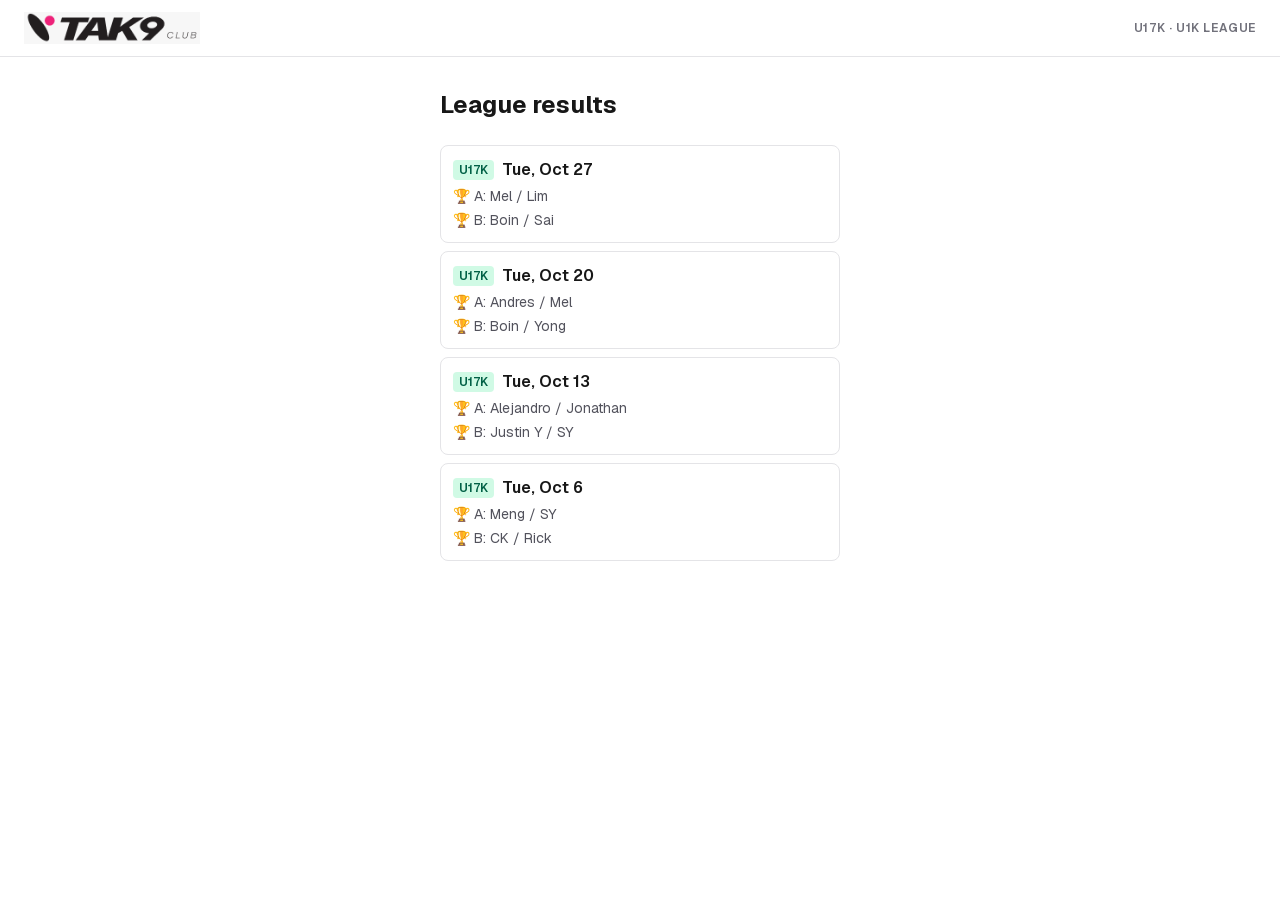
<file: index.html>
<!DOCTYPE html><html lang="en" class="geist_a71539c9-module__T19VSG__variable geist_mono_8d43a2aa-module__8Li5zG__variable h-full antialiased"><head><meta name="robots" content="noindex, nofollow"><meta charSet="utf-8"/><meta name="viewport" content="width=device-width, initial-scale=1, viewport-fit=cover"/><link rel="preload" href="assets/tak9-logo.png" as="image"/><link rel="stylesheet" href="assets/chunks/2o_7y4zpvq52r.css" data-precedence="next"/><meta name="theme-color" content="#ffffff" media="(prefers-color-scheme: light)"/><meta name="theme-color" content="#18181b" media="(prefers-color-scheme: dark)"/><title>League results</title><meta name="description" content="TAK9 club members, payments, lessons, and the U17K / U1K league."/><link rel="manifest" /><meta name="mobile-web-app-capable" content="yes"/><meta name="apple-mobile-web-app-title" content="TAK9"/><meta name="apple-mobile-web-app-status-bar-style" content="default"/><link rel="icon"  sizes="256x256" type="image/x-icon"/><link rel="apple-touch-icon"  sizes="180x180" type="image/png"/><meta name="next-size-adjust" content=""/></head><body class="min-h-full flex flex-col bg-white text-zinc-900 dark:bg-zinc-950 dark:text-zinc-100"><div hidden=""><!--$--><!--/$--></div><header class="border-b border-zinc-200 bg-white px-4 py-3 sm:px-6 dark:border-zinc-800 dark:bg-zinc-900 "><div class="mx-auto flex max-w-7xl flex-wrap items-center justify-between gap-x-4 gap-y-2"><img src="assets/tak9-logo.png" alt="TAK9 CLUB Logo" class="h-8 w-auto object-contain dark:rounded dark:bg-white dark:px-2 dark:py-0.5"/><span class="text-xs font-semibold tracking-wider text-zinc-500 dark:text-zinc-400">U17K · U1K LEAGUE</span></div></header><main class="flex flex-1 flex-col"><div class="mx-auto flex w-full max-w-md flex-col gap-6 px-4 py-8 sm:px-6"><h1 class="text-2xl font-bold">League results</h1><ul class="flex flex-col gap-2"><li><a data-slug="2026-10-27-u17k" class="flex flex-col gap-1 rounded-lg border border-zinc-200 p-3 hover:bg-zinc-50 dark:border-zinc-800 dark:hover:bg-zinc-900" href="2026-10-27-u17k/"><div class="flex items-center gap-2"><span class="rounded px-1.5 py-0.5 text-xs font-semibold bg-emerald-100 text-emerald-800 dark:bg-emerald-950 dark:text-emerald-300">U17K</span><span class="font-semibold">Tue, Oct 27</span></div><div class="text-sm text-zinc-600 dark:text-zinc-400">🏆 <!-- -->A<!-- -->: <!-- -->Mel / Lim</div><div class="text-sm text-zinc-600 dark:text-zinc-400">🏆 <!-- -->B<!-- -->: <!-- -->Boin / Sai</div></a></li><li><a data-slug="2026-10-20-u17k" class="flex flex-col gap-1 rounded-lg border border-zinc-200 p-3 hover:bg-zinc-50 dark:border-zinc-800 dark:hover:bg-zinc-900" href="2026-10-20-u17k/"><div class="flex items-center gap-2"><span class="rounded px-1.5 py-0.5 text-xs font-semibold bg-emerald-100 text-emerald-800 dark:bg-emerald-950 dark:text-emerald-300">U17K</span><span class="font-semibold">Tue, Oct 20</span></div><div class="text-sm text-zinc-600 dark:text-zinc-400">🏆 <!-- -->A<!-- -->: <!-- -->Andres / Mel</div><div class="text-sm text-zinc-600 dark:text-zinc-400">🏆 <!-- -->B<!-- -->: <!-- -->Boin / Yong</div></a></li><li><a data-slug="2026-10-13-u17k" class="flex flex-col gap-1 rounded-lg border border-zinc-200 p-3 hover:bg-zinc-50 dark:border-zinc-800 dark:hover:bg-zinc-900" href="2026-10-13-u17k/"><div class="flex items-center gap-2"><span class="rounded px-1.5 py-0.5 text-xs font-semibold bg-emerald-100 text-emerald-800 dark:bg-emerald-950 dark:text-emerald-300">U17K</span><span class="font-semibold">Tue, Oct 13</span></div><div class="text-sm text-zinc-600 dark:text-zinc-400">🏆 <!-- -->A<!-- -->: <!-- -->Alejandro / Jonathan</div><div class="text-sm text-zinc-600 dark:text-zinc-400">🏆 <!-- -->B<!-- -->: <!-- -->Justin Y / SY</div></a></li><li><a data-slug="2026-10-06-u17k" class="flex flex-col gap-1 rounded-lg border border-zinc-200 p-3 hover:bg-zinc-50 dark:border-zinc-800 dark:hover:bg-zinc-900" href="2026-10-06-u17k/"><div class="flex items-center gap-2"><span class="rounded px-1.5 py-0.5 text-xs font-semibold bg-emerald-100 text-emerald-800 dark:bg-emerald-950 dark:text-emerald-300">U17K</span><span class="font-semibold">Tue, Oct 6</span></div><div class="text-sm text-zinc-600 dark:text-zinc-400">🏆 <!-- -->A<!-- -->: <!-- -->Meng / SY</div><div class="text-sm text-zinc-600 dark:text-zinc-400">🏆 <!-- -->B<!-- -->: <!-- -->CK / Rick</div></a></li></ul></div><!--$--><!--/$--></main></body></html>
</file>
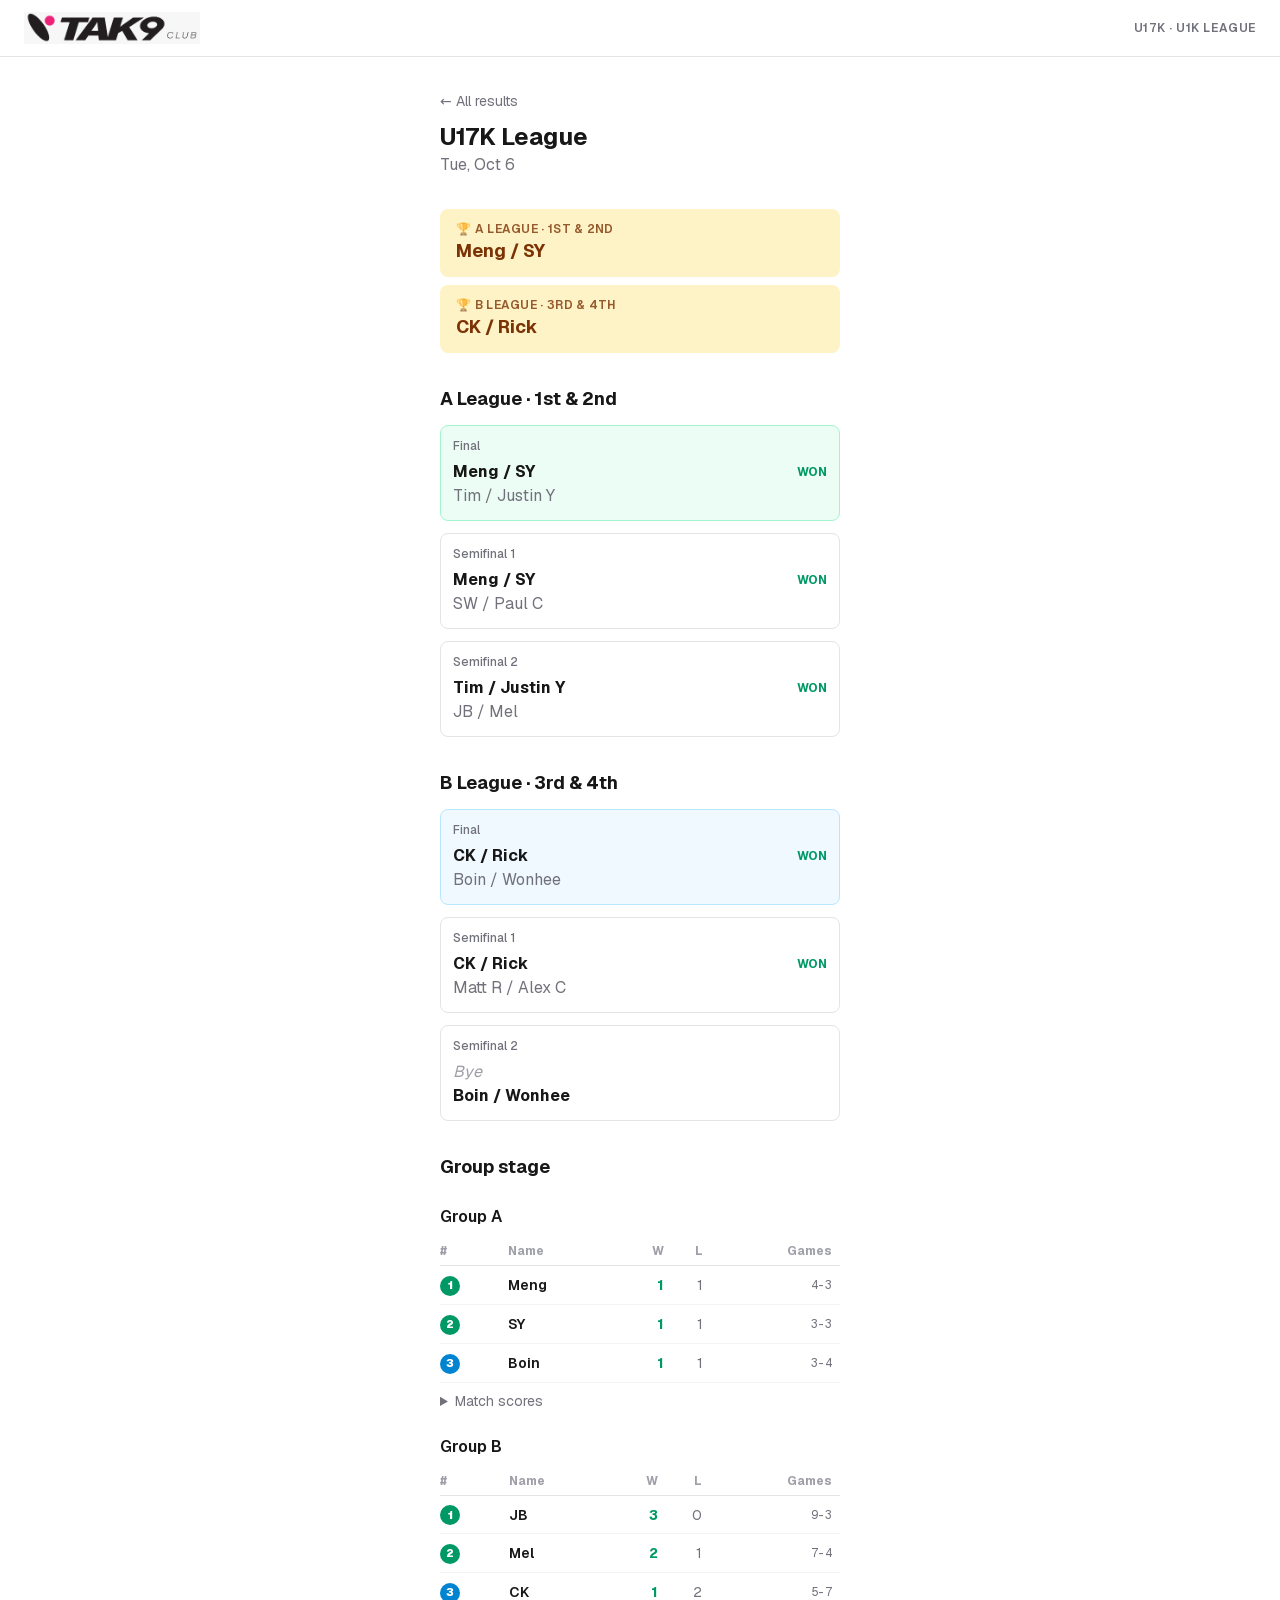
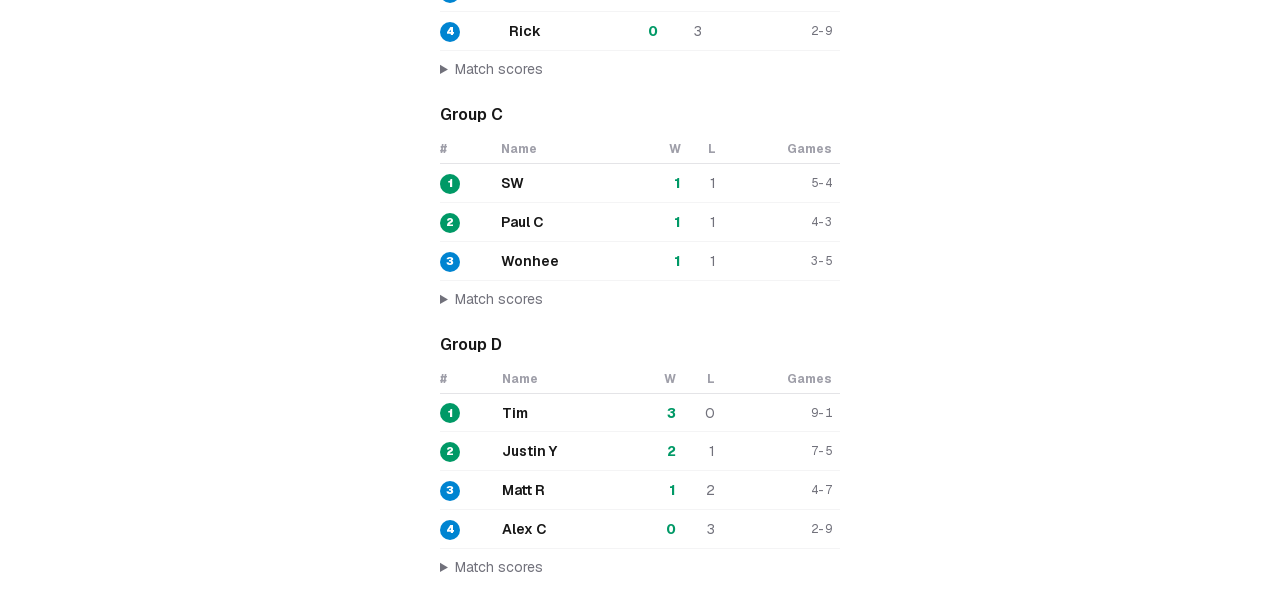
<file: 2026-10-06-u17k/index.html>
<!DOCTYPE html><html lang="en" class="geist_a71539c9-module__T19VSG__variable geist_mono_8d43a2aa-module__8Li5zG__variable h-full antialiased"><head><meta name="robots" content="noindex, nofollow"><meta charSet="utf-8"/><meta name="viewport" content="width=device-width, initial-scale=1, viewport-fit=cover"/><link rel="preload" href="../assets/tak9-logo.png" as="image"/><link rel="stylesheet" href="../assets/chunks/2o_7y4zpvq52r.css" data-precedence="next"/><meta name="theme-color" content="#ffffff" media="(prefers-color-scheme: light)"/><meta name="theme-color" content="#18181b" media="(prefers-color-scheme: dark)"/><title>U17K results · Tue, Oct 6</title><meta name="description" content="TAK9 club members, payments, lessons, and the U17K / U1K league."/><link rel="manifest" /><meta name="mobile-web-app-capable" content="yes"/><meta name="apple-mobile-web-app-title" content="TAK9"/><meta name="apple-mobile-web-app-status-bar-style" content="default"/><link rel="icon"  sizes="256x256" type="image/x-icon"/><link rel="apple-touch-icon"  sizes="180x180" type="image/png"/><meta name="next-size-adjust" content=""/></head><body class="min-h-full flex flex-col bg-white text-zinc-900 dark:bg-zinc-950 dark:text-zinc-100"><div hidden=""><!--$--><!--/$--></div><header class="border-b border-zinc-200 bg-white px-4 py-3 sm:px-6 dark:border-zinc-800 dark:bg-zinc-900 "><div class="mx-auto flex max-w-7xl flex-wrap items-center justify-between gap-x-4 gap-y-2"><img src="../assets/tak9-logo.png" alt="TAK9 CLUB Logo" class="h-8 w-auto object-contain dark:rounded dark:bg-white dark:px-2 dark:py-0.5"/><span class="text-xs font-semibold tracking-wider text-zinc-500 dark:text-zinc-400">U17K · U1K LEAGUE</span></div></header><main class="flex flex-1 flex-col"><div class="mx-auto flex w-full max-w-md flex-col gap-8 px-4 py-8 sm:px-6"><div><a class="text-sm text-zinc-500 hover:text-zinc-900 dark:hover:text-zinc-200" href="../">← All results</a><h1 class="mt-2 text-2xl font-bold">U17K<!-- --> League</h1><p class="text-zinc-500">Tue, Oct 6</p></div><section class="flex flex-col gap-2"><div class="rounded-lg bg-amber-100 px-4 py-3 text-amber-900 dark:bg-amber-900/30 dark:text-amber-200"><div class="text-xs font-semibold tracking-wide uppercase opacity-80">🏆 <!-- -->A League · 1st &amp; 2nd</div><div class="text-lg font-bold">Meng / SY</div></div><div class="rounded-lg bg-amber-100 px-4 py-3 text-amber-900 dark:bg-amber-900/30 dark:text-amber-200"><div class="text-xs font-semibold tracking-wide uppercase opacity-80">🏆 <!-- -->B League · 3rd &amp; 4th</div><div class="text-lg font-bold">CK / Rick</div></div></section><section class="flex flex-col gap-3"><h2 class="text-lg font-bold">A League · 1st &amp; 2nd</h2><div class="rounded-lg border p-3 border-emerald-200 bg-emerald-50 dark:border-emerald-900 dark:bg-emerald-950/40"><div class="mb-1.5 text-xs font-medium text-zinc-500">Final</div><div class="flex items-center justify-between gap-3"><span class="font-bold">Meng / SY</span><span class="text-xs font-bold text-emerald-600 uppercase dark:text-emerald-400">Won</span></div><div class="flex items-center justify-between gap-3"><span class="text-zinc-500">Tim / Justin Y</span></div></div><div class="rounded-lg border p-3 border-zinc-200 dark:border-zinc-800"><div class="mb-1.5 text-xs font-medium text-zinc-500">Semifinal 1</div><div class="flex items-center justify-between gap-3"><span class="font-bold">Meng / SY</span><span class="text-xs font-bold text-emerald-600 uppercase dark:text-emerald-400">Won</span></div><div class="flex items-center justify-between gap-3"><span class="text-zinc-500">SW / Paul C</span></div></div><div class="rounded-lg border p-3 border-zinc-200 dark:border-zinc-800"><div class="mb-1.5 text-xs font-medium text-zinc-500">Semifinal 2</div><div class="flex items-center justify-between gap-3"><span class="font-bold">Tim / Justin Y</span><span class="text-xs font-bold text-emerald-600 uppercase dark:text-emerald-400">Won</span></div><div class="flex items-center justify-between gap-3"><span class="text-zinc-500">JB / Mel</span></div></div></section><section class="flex flex-col gap-3"><h2 class="text-lg font-bold">B League · 3rd &amp; 4th</h2><div class="rounded-lg border p-3 border-sky-200 bg-sky-50 dark:border-sky-900 dark:bg-sky-950/40"><div class="mb-1.5 text-xs font-medium text-zinc-500">Final</div><div class="flex items-center justify-between gap-3"><span class="font-bold">CK / Rick</span><span class="text-xs font-bold text-emerald-600 uppercase dark:text-emerald-400">Won</span></div><div class="flex items-center justify-between gap-3"><span class="text-zinc-500">Boin / Wonhee</span></div></div><div class="rounded-lg border p-3 border-zinc-200 dark:border-zinc-800"><div class="mb-1.5 text-xs font-medium text-zinc-500">Semifinal 1</div><div class="flex items-center justify-between gap-3"><span class="font-bold">CK / Rick</span><span class="text-xs font-bold text-emerald-600 uppercase dark:text-emerald-400">Won</span></div><div class="flex items-center justify-between gap-3"><span class="text-zinc-500">Matt R / Alex C</span></div></div><div class="rounded-lg border p-3 border-zinc-200 dark:border-zinc-800"><div class="mb-1.5 text-xs font-medium text-zinc-500">Semifinal 2</div><div class="flex items-center justify-between gap-3"><span class="text-zinc-400 italic">Bye</span></div><div class="flex items-center justify-between gap-3"><span class="font-bold">Boin / Wonhee</span></div></div></section><section class="flex flex-col gap-6"><h2 class="text-lg font-bold">Group stage</h2><div class="flex flex-col gap-2"><h3 class="font-semibold">Group <!-- -->A</h3><table class="w-full text-sm"><thead><tr class="border-b border-zinc-200 text-left text-xs font-bold text-zinc-400 dark:border-zinc-800"><th class="py-1.5 pr-2">#</th><th class="py-1.5 pr-2">Name</th><th class="py-1.5 pr-2 text-right">W</th><th class="py-1.5 pr-2 text-right">L</th><th class="py-1.5 pr-2 text-right">Games</th></tr></thead><tbody><tr class="border-b border-zinc-100 dark:border-zinc-900"><td class="py-2 pr-2 font-bold"><span class="inline-flex h-5 w-5 items-center justify-center rounded-full text-[11px] bg-emerald-600 text-white font-black">1</span></td><td class="py-2 pr-2 font-semibold">Meng</td><td class="py-2 pr-2 text-right font-bold text-emerald-600 dark:text-emerald-400">1</td><td class="py-2 pr-2 text-right text-zinc-500">1</td><td class="py-2 pr-2 text-right text-zinc-500 font-mono text-xs">4<!-- -->-<!-- -->3</td></tr><tr class="border-b border-zinc-100 dark:border-zinc-900"><td class="py-2 pr-2 font-bold"><span class="inline-flex h-5 w-5 items-center justify-center rounded-full text-[11px] bg-emerald-600 text-white font-black">2</span></td><td class="py-2 pr-2 font-semibold">SY</td><td class="py-2 pr-2 text-right font-bold text-emerald-600 dark:text-emerald-400">1</td><td class="py-2 pr-2 text-right text-zinc-500">1</td><td class="py-2 pr-2 text-right text-zinc-500 font-mono text-xs">3<!-- -->-<!-- -->3</td></tr><tr class="border-b border-zinc-100 dark:border-zinc-900"><td class="py-2 pr-2 font-bold"><span class="inline-flex h-5 w-5 items-center justify-center rounded-full text-[11px] bg-sky-600 text-white font-black">3</span></td><td class="py-2 pr-2 font-semibold">Boin</td><td class="py-2 pr-2 text-right font-bold text-emerald-600 dark:text-emerald-400">1</td><td class="py-2 pr-2 text-right text-zinc-500">1</td><td class="py-2 pr-2 text-right text-zinc-500 font-mono text-xs">3<!-- -->-<!-- -->4</td></tr></tbody></table><details class="text-sm"><summary class="cursor-pointer text-zinc-500">Match scores</summary><ul class="mt-2 flex flex-col gap-1"><li class="grid grid-cols-[1fr_auto_1fr] items-center gap-3"><span class="font-semibold">Meng</span><span class="font-mono text-xs text-zinc-500">3-0</span><span class="text-right text-zinc-500">SY</span></li><li class="grid grid-cols-[1fr_auto_1fr] items-center gap-3"><span class="text-zinc-500">Meng</span><span class="font-mono text-xs text-zinc-500">1-3</span><span class="text-right font-semibold">Boin</span></li><li class="grid grid-cols-[1fr_auto_1fr] items-center gap-3"><span class="font-semibold">SY</span><span class="font-mono text-xs text-zinc-500">3-0</span><span class="text-right text-zinc-500">Boin</span></li></ul></details></div><div class="flex flex-col gap-2"><h3 class="font-semibold">Group <!-- -->B</h3><table class="w-full text-sm"><thead><tr class="border-b border-zinc-200 text-left text-xs font-bold text-zinc-400 dark:border-zinc-800"><th class="py-1.5 pr-2">#</th><th class="py-1.5 pr-2">Name</th><th class="py-1.5 pr-2 text-right">W</th><th class="py-1.5 pr-2 text-right">L</th><th class="py-1.5 pr-2 text-right">Games</th></tr></thead><tbody><tr class="border-b border-zinc-100 dark:border-zinc-900"><td class="py-2 pr-2 font-bold"><span class="inline-flex h-5 w-5 items-center justify-center rounded-full text-[11px] bg-emerald-600 text-white font-black">1</span></td><td class="py-2 pr-2 font-semibold">JB</td><td class="py-2 pr-2 text-right font-bold text-emerald-600 dark:text-emerald-400">3</td><td class="py-2 pr-2 text-right text-zinc-500">0</td><td class="py-2 pr-2 text-right text-zinc-500 font-mono text-xs">9<!-- -->-<!-- -->3</td></tr><tr class="border-b border-zinc-100 dark:border-zinc-900"><td class="py-2 pr-2 font-bold"><span class="inline-flex h-5 w-5 items-center justify-center rounded-full text-[11px] bg-emerald-600 text-white font-black">2</span></td><td class="py-2 pr-2 font-semibold">Mel</td><td class="py-2 pr-2 text-right font-bold text-emerald-600 dark:text-emerald-400">2</td><td class="py-2 pr-2 text-right text-zinc-500">1</td><td class="py-2 pr-2 text-right text-zinc-500 font-mono text-xs">7<!-- -->-<!-- -->4</td></tr><tr class="border-b border-zinc-100 dark:border-zinc-900"><td class="py-2 pr-2 font-bold"><span class="inline-flex h-5 w-5 items-center justify-center rounded-full text-[11px] bg-sky-600 text-white font-black">3</span></td><td class="py-2 pr-2 font-semibold">CK</td><td class="py-2 pr-2 text-right font-bold text-emerald-600 dark:text-emerald-400">1</td><td class="py-2 pr-2 text-right text-zinc-500">2</td><td class="py-2 pr-2 text-right text-zinc-500 font-mono text-xs">5<!-- -->-<!-- -->7</td></tr><tr class="border-b border-zinc-100 dark:border-zinc-900"><td class="py-2 pr-2 font-bold"><span class="inline-flex h-5 w-5 items-center justify-center rounded-full text-[11px] bg-sky-600 text-white font-black">4</span></td><td class="py-2 pr-2 font-semibold">Rick</td><td class="py-2 pr-2 text-right font-bold text-emerald-600 dark:text-emerald-400">0</td><td class="py-2 pr-2 text-right text-zinc-500">3</td><td class="py-2 pr-2 text-right text-zinc-500 font-mono text-xs">2<!-- -->-<!-- -->9</td></tr></tbody></table><details class="text-sm"><summary class="cursor-pointer text-zinc-500">Match scores</summary><ul class="mt-2 flex flex-col gap-1"><li class="grid grid-cols-[1fr_auto_1fr] items-center gap-3"><span class="font-semibold">Mel</span><span class="font-mono text-xs text-zinc-500">3-1</span><span class="text-right text-zinc-500">CK</span></li><li class="grid grid-cols-[1fr_auto_1fr] items-center gap-3"><span class="text-zinc-500">Rick</span><span class="font-mono text-xs text-zinc-500">1-3</span><span class="text-right font-semibold">JB</span></li><li class="grid grid-cols-[1fr_auto_1fr] items-center gap-3"><span class="font-semibold">Mel</span><span class="font-mono text-xs text-zinc-500">3-0</span><span class="text-right text-zinc-500">Rick</span></li><li class="grid grid-cols-[1fr_auto_1fr] items-center gap-3"><span class="text-zinc-500">CK</span><span class="font-mono text-xs text-zinc-500">1-3</span><span class="text-right font-semibold">JB</span></li><li class="grid grid-cols-[1fr_auto_1fr] items-center gap-3"><span class="text-zinc-500">Mel</span><span class="font-mono text-xs text-zinc-500">1-3</span><span class="text-right font-semibold">JB</span></li><li class="grid grid-cols-[1fr_auto_1fr] items-center gap-3"><span class="font-semibold">CK</span><span class="font-mono text-xs text-zinc-500">3-1</span><span class="text-right text-zinc-500">Rick</span></li></ul></details></div><div class="flex flex-col gap-2"><h3 class="font-semibold">Group <!-- -->C</h3><table class="w-full text-sm"><thead><tr class="border-b border-zinc-200 text-left text-xs font-bold text-zinc-400 dark:border-zinc-800"><th class="py-1.5 pr-2">#</th><th class="py-1.5 pr-2">Name</th><th class="py-1.5 pr-2 text-right">W</th><th class="py-1.5 pr-2 text-right">L</th><th class="py-1.5 pr-2 text-right">Games</th></tr></thead><tbody><tr class="border-b border-zinc-100 dark:border-zinc-900"><td class="py-2 pr-2 font-bold"><span class="inline-flex h-5 w-5 items-center justify-center rounded-full text-[11px] bg-emerald-600 text-white font-black">1</span></td><td class="py-2 pr-2 font-semibold">SW</td><td class="py-2 pr-2 text-right font-bold text-emerald-600 dark:text-emerald-400">1</td><td class="py-2 pr-2 text-right text-zinc-500">1</td><td class="py-2 pr-2 text-right text-zinc-500 font-mono text-xs">5<!-- -->-<!-- -->4</td></tr><tr class="border-b border-zinc-100 dark:border-zinc-900"><td class="py-2 pr-2 font-bold"><span class="inline-flex h-5 w-5 items-center justify-center rounded-full text-[11px] bg-emerald-600 text-white font-black">2</span></td><td class="py-2 pr-2 font-semibold">Paul C</td><td class="py-2 pr-2 text-right font-bold text-emerald-600 dark:text-emerald-400">1</td><td class="py-2 pr-2 text-right text-zinc-500">1</td><td class="py-2 pr-2 text-right text-zinc-500 font-mono text-xs">4<!-- -->-<!-- -->3</td></tr><tr class="border-b border-zinc-100 dark:border-zinc-900"><td class="py-2 pr-2 font-bold"><span class="inline-flex h-5 w-5 items-center justify-center rounded-full text-[11px] bg-sky-600 text-white font-black">3</span></td><td class="py-2 pr-2 font-semibold">Wonhee</td><td class="py-2 pr-2 text-right font-bold text-emerald-600 dark:text-emerald-400">1</td><td class="py-2 pr-2 text-right text-zinc-500">1</td><td class="py-2 pr-2 text-right text-zinc-500 font-mono text-xs">3<!-- -->-<!-- -->5</td></tr></tbody></table><details class="text-sm"><summary class="cursor-pointer text-zinc-500">Match scores</summary><ul class="mt-2 flex flex-col gap-1"><li class="grid grid-cols-[1fr_auto_1fr] items-center gap-3"><span class="text-zinc-500">Paul C</span><span class="font-mono text-xs text-zinc-500">1-3</span><span class="text-right font-semibold">SW</span></li><li class="grid grid-cols-[1fr_auto_1fr] items-center gap-3"><span class="font-semibold">Paul C</span><span class="font-mono text-xs text-zinc-500">3-0</span><span class="text-right text-zinc-500">Wonhee</span></li><li class="grid grid-cols-[1fr_auto_1fr] items-center gap-3"><span class="text-zinc-500">SW</span><span class="font-mono text-xs text-zinc-500">2-3</span><span class="text-right font-semibold">Wonhee</span></li></ul></details></div><div class="flex flex-col gap-2"><h3 class="font-semibold">Group <!-- -->D</h3><table class="w-full text-sm"><thead><tr class="border-b border-zinc-200 text-left text-xs font-bold text-zinc-400 dark:border-zinc-800"><th class="py-1.5 pr-2">#</th><th class="py-1.5 pr-2">Name</th><th class="py-1.5 pr-2 text-right">W</th><th class="py-1.5 pr-2 text-right">L</th><th class="py-1.5 pr-2 text-right">Games</th></tr></thead><tbody><tr class="border-b border-zinc-100 dark:border-zinc-900"><td class="py-2 pr-2 font-bold"><span class="inline-flex h-5 w-5 items-center justify-center rounded-full text-[11px] bg-emerald-600 text-white font-black">1</span></td><td class="py-2 pr-2 font-semibold">Tim</td><td class="py-2 pr-2 text-right font-bold text-emerald-600 dark:text-emerald-400">3</td><td class="py-2 pr-2 text-right text-zinc-500">0</td><td class="py-2 pr-2 text-right text-zinc-500 font-mono text-xs">9<!-- -->-<!-- -->1</td></tr><tr class="border-b border-zinc-100 dark:border-zinc-900"><td class="py-2 pr-2 font-bold"><span class="inline-flex h-5 w-5 items-center justify-center rounded-full text-[11px] bg-emerald-600 text-white font-black">2</span></td><td class="py-2 pr-2 font-semibold">Justin Y</td><td class="py-2 pr-2 text-right font-bold text-emerald-600 dark:text-emerald-400">2</td><td class="py-2 pr-2 text-right text-zinc-500">1</td><td class="py-2 pr-2 text-right text-zinc-500 font-mono text-xs">7<!-- -->-<!-- -->5</td></tr><tr class="border-b border-zinc-100 dark:border-zinc-900"><td class="py-2 pr-2 font-bold"><span class="inline-flex h-5 w-5 items-center justify-center rounded-full text-[11px] bg-sky-600 text-white font-black">3</span></td><td class="py-2 pr-2 font-semibold">Matt R</td><td class="py-2 pr-2 text-right font-bold text-emerald-600 dark:text-emerald-400">1</td><td class="py-2 pr-2 text-right text-zinc-500">2</td><td class="py-2 pr-2 text-right text-zinc-500 font-mono text-xs">4<!-- -->-<!-- -->7</td></tr><tr class="border-b border-zinc-100 dark:border-zinc-900"><td class="py-2 pr-2 font-bold"><span class="inline-flex h-5 w-5 items-center justify-center rounded-full text-[11px] bg-sky-600 text-white font-black">4</span></td><td class="py-2 pr-2 font-semibold">Alex C</td><td class="py-2 pr-2 text-right font-bold text-emerald-600 dark:text-emerald-400">0</td><td class="py-2 pr-2 text-right text-zinc-500">3</td><td class="py-2 pr-2 text-right text-zinc-500 font-mono text-xs">2<!-- -->-<!-- -->9</td></tr></tbody></table><details class="text-sm"><summary class="cursor-pointer text-zinc-500">Match scores</summary><ul class="mt-2 flex flex-col gap-1"><li class="grid grid-cols-[1fr_auto_1fr] items-center gap-3"><span class="font-semibold">Tim</span><span class="font-mono text-xs text-zinc-500">3-0</span><span class="text-right text-zinc-500">Matt R</span></li><li class="grid grid-cols-[1fr_auto_1fr] items-center gap-3"><span class="font-semibold">Justin Y</span><span class="font-mono text-xs text-zinc-500">3-1</span><span class="text-right text-zinc-500">Alex C</span></li><li class="grid grid-cols-[1fr_auto_1fr] items-center gap-3"><span class="font-semibold">Tim</span><span class="font-mono text-xs text-zinc-500">3-1</span><span class="text-right text-zinc-500">Justin Y</span></li><li class="grid grid-cols-[1fr_auto_1fr] items-center gap-3"><span class="font-semibold">Matt R</span><span class="font-mono text-xs text-zinc-500">3-1</span><span class="text-right text-zinc-500">Alex C</span></li><li class="grid grid-cols-[1fr_auto_1fr] items-center gap-3"><span class="font-semibold">Tim</span><span class="font-mono text-xs text-zinc-500">3-0</span><span class="text-right text-zinc-500">Alex C</span></li><li class="grid grid-cols-[1fr_auto_1fr] items-center gap-3"><span class="text-zinc-500">Matt R</span><span class="font-mono text-xs text-zinc-500">1-3</span><span class="text-right font-semibold">Justin Y</span></li></ul></details></div></section></div><!--$--><!--/$--></main></body></html>
</file>
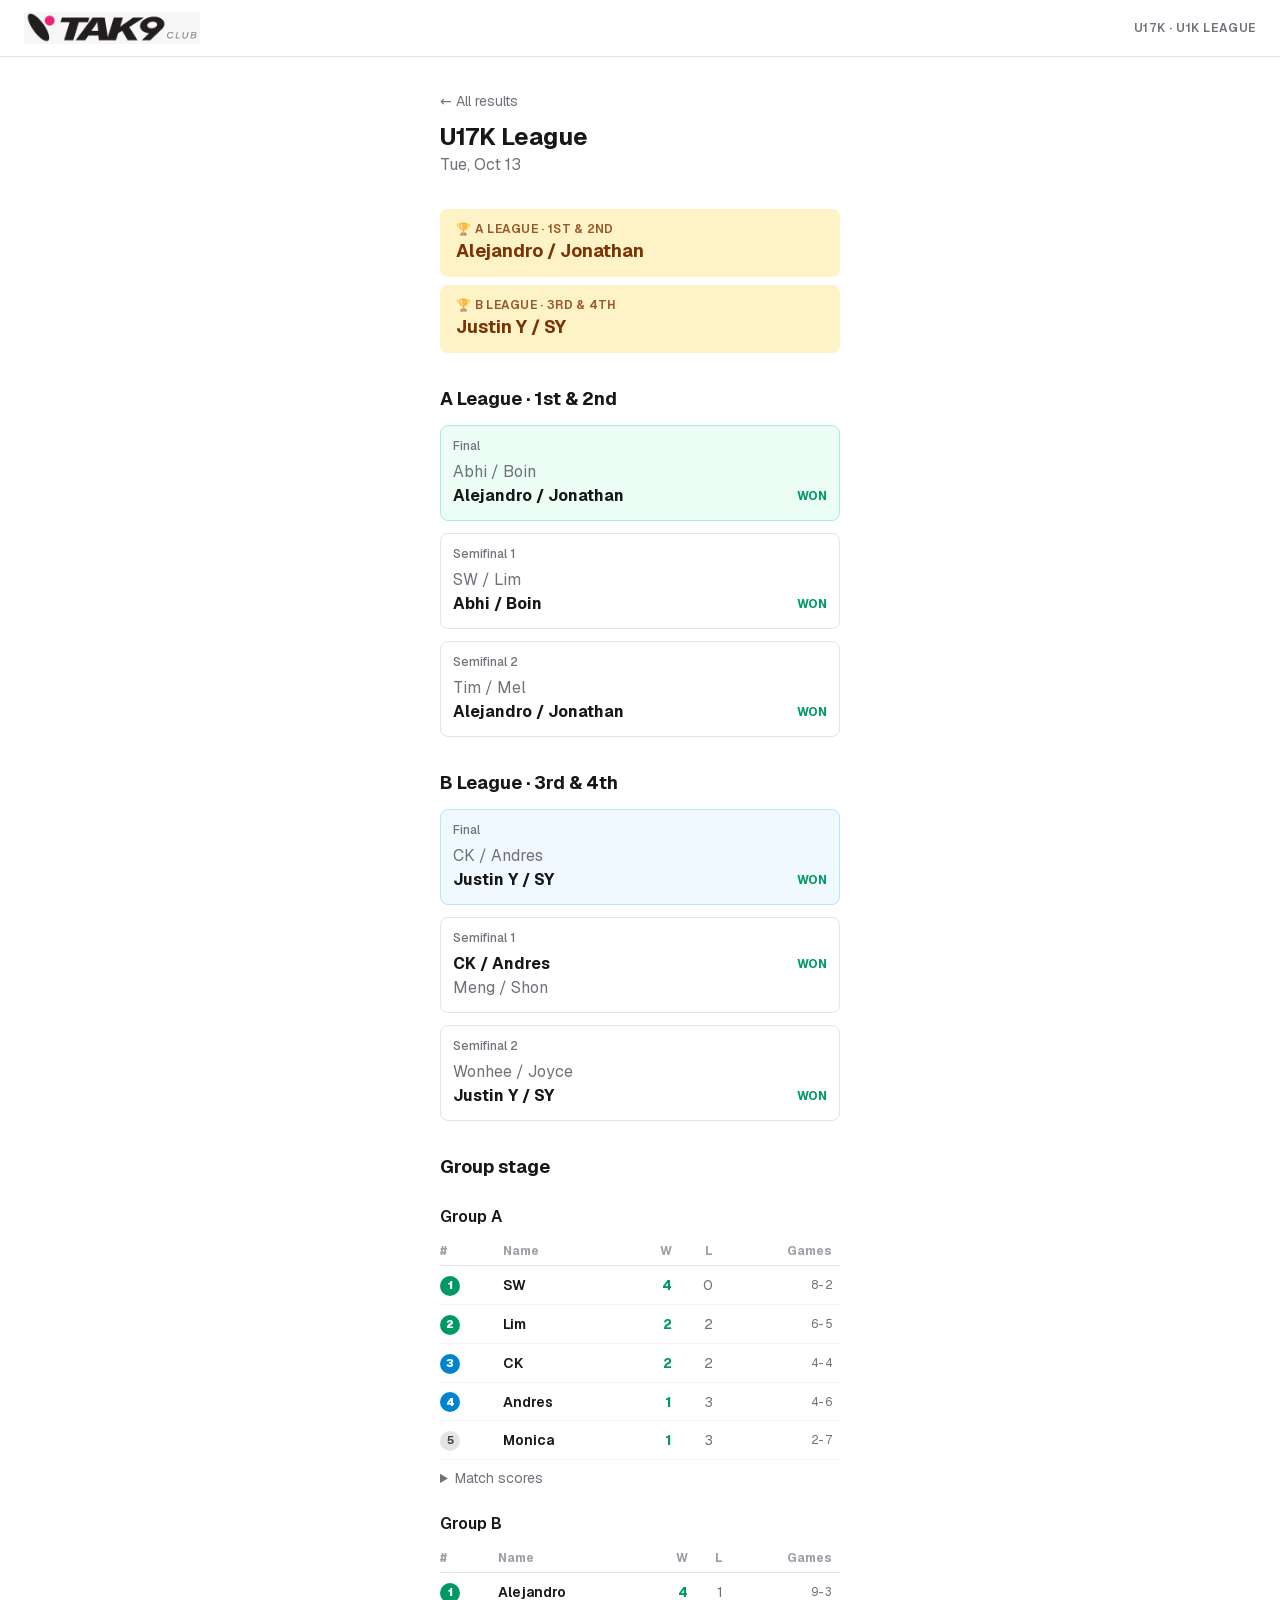
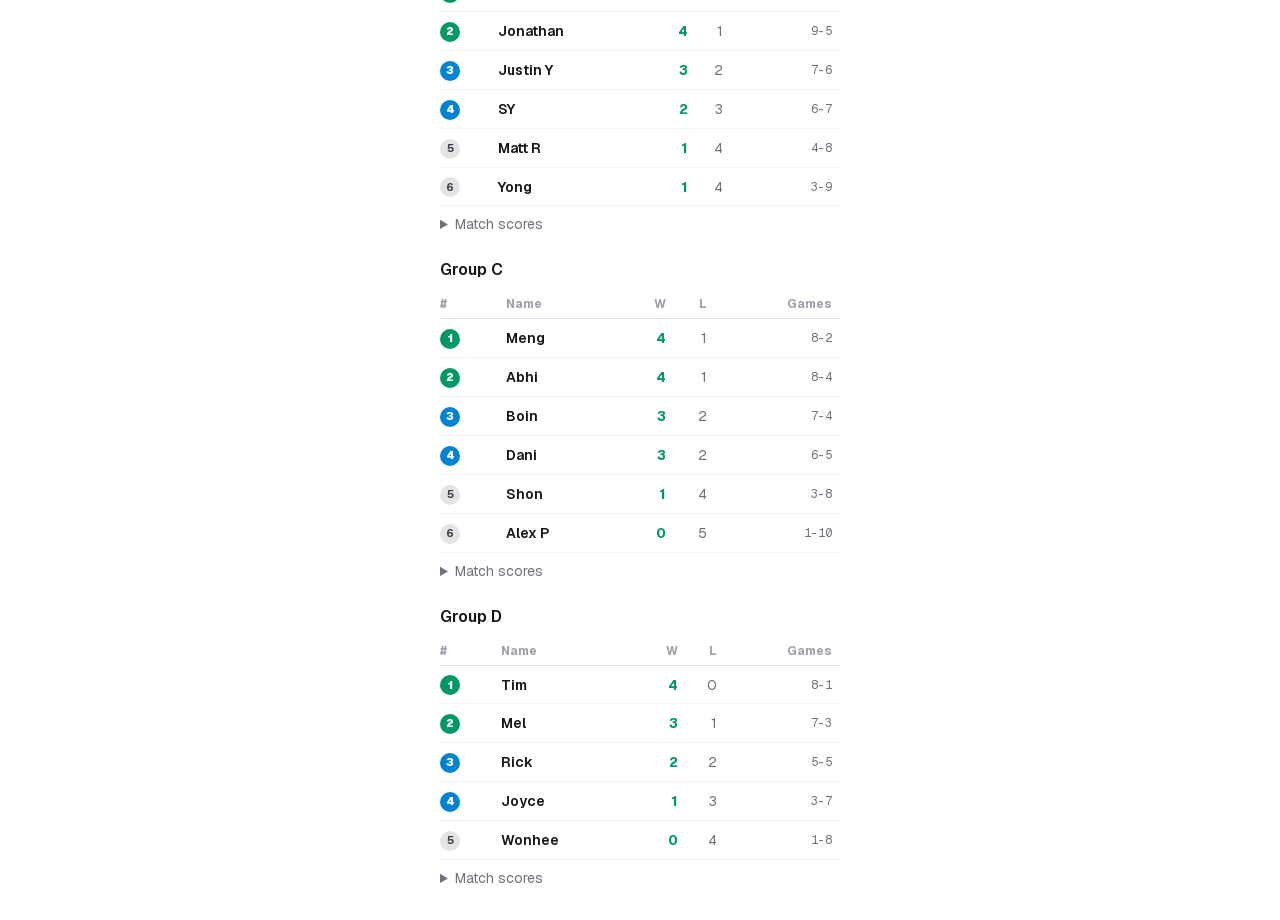
<file: 2026-10-13-u17k/index.html>
<!DOCTYPE html><html lang="en" class="geist_a71539c9-module__T19VSG__variable geist_mono_8d43a2aa-module__8Li5zG__variable h-full antialiased"><head><meta name="robots" content="noindex, nofollow"><meta charSet="utf-8"/><meta name="viewport" content="width=device-width, initial-scale=1, viewport-fit=cover"/><link rel="preload" href="../assets/tak9-logo.png" as="image"/><link rel="stylesheet" href="../assets/chunks/2o_7y4zpvq52r.css" data-precedence="next"/><meta name="theme-color" content="#ffffff" media="(prefers-color-scheme: light)"/><meta name="theme-color" content="#18181b" media="(prefers-color-scheme: dark)"/><title>U17K results · Tue, Oct 13</title><meta name="description" content="TAK9 club members, payments, lessons, and the U17K / U1K league."/><link rel="manifest" /><meta name="mobile-web-app-capable" content="yes"/><meta name="apple-mobile-web-app-title" content="TAK9"/><meta name="apple-mobile-web-app-status-bar-style" content="default"/><link rel="icon"  sizes="256x256" type="image/x-icon"/><link rel="apple-touch-icon"  sizes="180x180" type="image/png"/><meta name="next-size-adjust" content=""/></head><body class="min-h-full flex flex-col bg-white text-zinc-900 dark:bg-zinc-950 dark:text-zinc-100"><div hidden=""><!--$--><!--/$--></div><header class="border-b border-zinc-200 bg-white px-4 py-3 sm:px-6 dark:border-zinc-800 dark:bg-zinc-900 "><div class="mx-auto flex max-w-7xl flex-wrap items-center justify-between gap-x-4 gap-y-2"><img src="../assets/tak9-logo.png" alt="TAK9 CLUB Logo" class="h-8 w-auto object-contain dark:rounded dark:bg-white dark:px-2 dark:py-0.5"/><span class="text-xs font-semibold tracking-wider text-zinc-500 dark:text-zinc-400">U17K · U1K LEAGUE</span></div></header><main class="flex flex-1 flex-col"><div class="mx-auto flex w-full max-w-md flex-col gap-8 px-4 py-8 sm:px-6"><div><a class="text-sm text-zinc-500 hover:text-zinc-900 dark:hover:text-zinc-200" href="../">← All results</a><h1 class="mt-2 text-2xl font-bold">U17K<!-- --> League</h1><p class="text-zinc-500">Tue, Oct 13</p></div><section class="flex flex-col gap-2"><div class="rounded-lg bg-amber-100 px-4 py-3 text-amber-900 dark:bg-amber-900/30 dark:text-amber-200"><div class="text-xs font-semibold tracking-wide uppercase opacity-80">🏆 <!-- -->A League · 1st &amp; 2nd</div><div class="text-lg font-bold">Alejandro / Jonathan</div></div><div class="rounded-lg bg-amber-100 px-4 py-3 text-amber-900 dark:bg-amber-900/30 dark:text-amber-200"><div class="text-xs font-semibold tracking-wide uppercase opacity-80">🏆 <!-- -->B League · 3rd &amp; 4th</div><div class="text-lg font-bold">Justin Y / SY</div></div></section><section class="flex flex-col gap-3"><h2 class="text-lg font-bold">A League · 1st &amp; 2nd</h2><div class="rounded-lg border p-3 border-emerald-200 bg-emerald-50 dark:border-emerald-900 dark:bg-emerald-950/40"><div class="mb-1.5 text-xs font-medium text-zinc-500">Final</div><div class="flex items-center justify-between gap-3"><span class="text-zinc-500">Abhi / Boin</span></div><div class="flex items-center justify-between gap-3"><span class="font-bold">Alejandro / Jonathan</span><span class="text-xs font-bold text-emerald-600 uppercase dark:text-emerald-400">Won</span></div></div><div class="rounded-lg border p-3 border-zinc-200 dark:border-zinc-800"><div class="mb-1.5 text-xs font-medium text-zinc-500">Semifinal 1</div><div class="flex items-center justify-between gap-3"><span class="text-zinc-500">SW / Lim</span></div><div class="flex items-center justify-between gap-3"><span class="font-bold">Abhi / Boin</span><span class="text-xs font-bold text-emerald-600 uppercase dark:text-emerald-400">Won</span></div></div><div class="rounded-lg border p-3 border-zinc-200 dark:border-zinc-800"><div class="mb-1.5 text-xs font-medium text-zinc-500">Semifinal 2</div><div class="flex items-center justify-between gap-3"><span class="text-zinc-500">Tim / Mel</span></div><div class="flex items-center justify-between gap-3"><span class="font-bold">Alejandro / Jonathan</span><span class="text-xs font-bold text-emerald-600 uppercase dark:text-emerald-400">Won</span></div></div></section><section class="flex flex-col gap-3"><h2 class="text-lg font-bold">B League · 3rd &amp; 4th</h2><div class="rounded-lg border p-3 border-sky-200 bg-sky-50 dark:border-sky-900 dark:bg-sky-950/40"><div class="mb-1.5 text-xs font-medium text-zinc-500">Final</div><div class="flex items-center justify-between gap-3"><span class="text-zinc-500">CK / Andres</span></div><div class="flex items-center justify-between gap-3"><span class="font-bold">Justin Y / SY</span><span class="text-xs font-bold text-emerald-600 uppercase dark:text-emerald-400">Won</span></div></div><div class="rounded-lg border p-3 border-zinc-200 dark:border-zinc-800"><div class="mb-1.5 text-xs font-medium text-zinc-500">Semifinal 1</div><div class="flex items-center justify-between gap-3"><span class="font-bold">CK / Andres</span><span class="text-xs font-bold text-emerald-600 uppercase dark:text-emerald-400">Won</span></div><div class="flex items-center justify-between gap-3"><span class="text-zinc-500">Meng / Shon</span></div></div><div class="rounded-lg border p-3 border-zinc-200 dark:border-zinc-800"><div class="mb-1.5 text-xs font-medium text-zinc-500">Semifinal 2</div><div class="flex items-center justify-between gap-3"><span class="text-zinc-500">Wonhee / Joyce</span></div><div class="flex items-center justify-between gap-3"><span class="font-bold">Justin Y / SY</span><span class="text-xs font-bold text-emerald-600 uppercase dark:text-emerald-400">Won</span></div></div></section><section class="flex flex-col gap-6"><h2 class="text-lg font-bold">Group stage</h2><div class="flex flex-col gap-2"><h3 class="font-semibold">Group <!-- -->A</h3><table class="w-full text-sm"><thead><tr class="border-b border-zinc-200 text-left text-xs font-bold text-zinc-400 dark:border-zinc-800"><th class="py-1.5 pr-2">#</th><th class="py-1.5 pr-2">Name</th><th class="py-1.5 pr-2 text-right">W</th><th class="py-1.5 pr-2 text-right">L</th><th class="py-1.5 pr-2 text-right">Games</th></tr></thead><tbody><tr class="border-b border-zinc-100 dark:border-zinc-900"><td class="py-2 pr-2 font-bold"><span class="inline-flex h-5 w-5 items-center justify-center rounded-full text-[11px] bg-emerald-600 text-white font-black">1</span></td><td class="py-2 pr-2 font-semibold">SW</td><td class="py-2 pr-2 text-right font-bold text-emerald-600 dark:text-emerald-400">4</td><td class="py-2 pr-2 text-right text-zinc-500">0</td><td class="py-2 pr-2 text-right text-zinc-500 font-mono text-xs">8<!-- -->-<!-- -->2</td></tr><tr class="border-b border-zinc-100 dark:border-zinc-900"><td class="py-2 pr-2 font-bold"><span class="inline-flex h-5 w-5 items-center justify-center rounded-full text-[11px] bg-emerald-600 text-white font-black">2</span></td><td class="py-2 pr-2 font-semibold">Lim</td><td class="py-2 pr-2 text-right font-bold text-emerald-600 dark:text-emerald-400">2</td><td class="py-2 pr-2 text-right text-zinc-500">2</td><td class="py-2 pr-2 text-right text-zinc-500 font-mono text-xs">6<!-- -->-<!-- -->5</td></tr><tr class="border-b border-zinc-100 dark:border-zinc-900"><td class="py-2 pr-2 font-bold"><span class="inline-flex h-5 w-5 items-center justify-center rounded-full text-[11px] bg-sky-600 text-white font-black">3</span></td><td class="py-2 pr-2 font-semibold">CK</td><td class="py-2 pr-2 text-right font-bold text-emerald-600 dark:text-emerald-400">2</td><td class="py-2 pr-2 text-right text-zinc-500">2</td><td class="py-2 pr-2 text-right text-zinc-500 font-mono text-xs">4<!-- -->-<!-- -->4</td></tr><tr class="border-b border-zinc-100 dark:border-zinc-900"><td class="py-2 pr-2 font-bold"><span class="inline-flex h-5 w-5 items-center justify-center rounded-full text-[11px] bg-sky-600 text-white font-black">4</span></td><td class="py-2 pr-2 font-semibold">Andres</td><td class="py-2 pr-2 text-right font-bold text-emerald-600 dark:text-emerald-400">1</td><td class="py-2 pr-2 text-right text-zinc-500">3</td><td class="py-2 pr-2 text-right text-zinc-500 font-mono text-xs">4<!-- -->-<!-- -->6</td></tr><tr class="border-b border-zinc-100 dark:border-zinc-900"><td class="py-2 pr-2 font-bold"><span class="inline-flex h-5 w-5 items-center justify-center rounded-full text-[11px] bg-zinc-200 text-zinc-700 dark:bg-zinc-800 dark:text-zinc-300">5</span></td><td class="py-2 pr-2 font-semibold">Monica</td><td class="py-2 pr-2 text-right font-bold text-emerald-600 dark:text-emerald-400">1</td><td class="py-2 pr-2 text-right text-zinc-500">3</td><td class="py-2 pr-2 text-right text-zinc-500 font-mono text-xs">2<!-- -->-<!-- -->7</td></tr></tbody></table><details class="text-sm"><summary class="cursor-pointer text-zinc-500">Match scores</summary><ul class="mt-2 flex flex-col gap-1"><li class="grid grid-cols-[1fr_auto_1fr] items-center gap-3"><span class="text-zinc-500">CK</span><span class="font-mono text-xs text-zinc-500">0-2</span><span class="text-right font-semibold">SW</span></li><li class="grid grid-cols-[1fr_auto_1fr] items-center gap-3"><span class="text-zinc-500">Andres</span><span class="font-mono text-xs text-zinc-500">1-2</span><span class="text-right font-semibold">Lim</span></li><li class="grid grid-cols-[1fr_auto_1fr] items-center gap-3"><span class="font-semibold">CK</span><span class="font-mono text-xs text-zinc-500">2-0</span><span class="text-right text-zinc-500">Monica</span></li><li class="grid grid-cols-[1fr_auto_1fr] items-center gap-3"><span class="font-semibold">SW</span><span class="font-mono text-xs text-zinc-500">2-1</span><span class="text-right text-zinc-500">Andres</span></li><li class="grid grid-cols-[1fr_auto_1fr] items-center gap-3"><span class="text-zinc-500">Lim</span><span class="font-mono text-xs text-zinc-500">1-2</span><span class="text-right font-semibold">Monica</span></li><li class="grid grid-cols-[1fr_auto_1fr] items-center gap-3"><span class="font-semibold">CK</span><span class="font-mono text-xs text-zinc-500">2-0</span><span class="text-right text-zinc-500">Andres</span></li><li class="grid grid-cols-[1fr_auto_1fr] items-center gap-3"><span class="font-semibold">SW</span><span class="font-mono text-xs text-zinc-500">2-1</span><span class="text-right text-zinc-500">Lim</span></li><li class="grid grid-cols-[1fr_auto_1fr] items-center gap-3"><span class="font-semibold">Andres</span><span class="font-mono text-xs text-zinc-500">2-0</span><span class="text-right text-zinc-500">Monica</span></li><li class="grid grid-cols-[1fr_auto_1fr] items-center gap-3"><span class="text-zinc-500">CK</span><span class="font-mono text-xs text-zinc-500">0-2</span><span class="text-right font-semibold">Lim</span></li><li class="grid grid-cols-[1fr_auto_1fr] items-center gap-3"><span class="font-semibold">SW</span><span class="font-mono text-xs text-zinc-500">2-0</span><span class="text-right text-zinc-500">Monica</span></li></ul></details></div><div class="flex flex-col gap-2"><h3 class="font-semibold">Group <!-- -->B</h3><table class="w-full text-sm"><thead><tr class="border-b border-zinc-200 text-left text-xs font-bold text-zinc-400 dark:border-zinc-800"><th class="py-1.5 pr-2">#</th><th class="py-1.5 pr-2">Name</th><th class="py-1.5 pr-2 text-right">W</th><th class="py-1.5 pr-2 text-right">L</th><th class="py-1.5 pr-2 text-right">Games</th></tr></thead><tbody><tr class="border-b border-zinc-100 dark:border-zinc-900"><td class="py-2 pr-2 font-bold"><span class="inline-flex h-5 w-5 items-center justify-center rounded-full text-[11px] bg-emerald-600 text-white font-black">1</span></td><td class="py-2 pr-2 font-semibold">Alejandro</td><td class="py-2 pr-2 text-right font-bold text-emerald-600 dark:text-emerald-400">4</td><td class="py-2 pr-2 text-right text-zinc-500">1</td><td class="py-2 pr-2 text-right text-zinc-500 font-mono text-xs">9<!-- -->-<!-- -->3</td></tr><tr class="border-b border-zinc-100 dark:border-zinc-900"><td class="py-2 pr-2 font-bold"><span class="inline-flex h-5 w-5 items-center justify-center rounded-full text-[11px] bg-emerald-600 text-white font-black">2</span></td><td class="py-2 pr-2 font-semibold">Jonathan</td><td class="py-2 pr-2 text-right font-bold text-emerald-600 dark:text-emerald-400">4</td><td class="py-2 pr-2 text-right text-zinc-500">1</td><td class="py-2 pr-2 text-right text-zinc-500 font-mono text-xs">9<!-- -->-<!-- -->5</td></tr><tr class="border-b border-zinc-100 dark:border-zinc-900"><td class="py-2 pr-2 font-bold"><span class="inline-flex h-5 w-5 items-center justify-center rounded-full text-[11px] bg-sky-600 text-white font-black">3</span></td><td class="py-2 pr-2 font-semibold">Justin Y</td><td class="py-2 pr-2 text-right font-bold text-emerald-600 dark:text-emerald-400">3</td><td class="py-2 pr-2 text-right text-zinc-500">2</td><td class="py-2 pr-2 text-right text-zinc-500 font-mono text-xs">7<!-- -->-<!-- -->6</td></tr><tr class="border-b border-zinc-100 dark:border-zinc-900"><td class="py-2 pr-2 font-bold"><span class="inline-flex h-5 w-5 items-center justify-center rounded-full text-[11px] bg-sky-600 text-white font-black">4</span></td><td class="py-2 pr-2 font-semibold">SY</td><td class="py-2 pr-2 text-right font-bold text-emerald-600 dark:text-emerald-400">2</td><td class="py-2 pr-2 text-right text-zinc-500">3</td><td class="py-2 pr-2 text-right text-zinc-500 font-mono text-xs">6<!-- -->-<!-- -->7</td></tr><tr class="border-b border-zinc-100 dark:border-zinc-900"><td class="py-2 pr-2 font-bold"><span class="inline-flex h-5 w-5 items-center justify-center rounded-full text-[11px] bg-zinc-200 text-zinc-700 dark:bg-zinc-800 dark:text-zinc-300">5</span></td><td class="py-2 pr-2 font-semibold">Matt R</td><td class="py-2 pr-2 text-right font-bold text-emerald-600 dark:text-emerald-400">1</td><td class="py-2 pr-2 text-right text-zinc-500">4</td><td class="py-2 pr-2 text-right text-zinc-500 font-mono text-xs">4<!-- -->-<!-- -->8</td></tr><tr class="border-b border-zinc-100 dark:border-zinc-900"><td class="py-2 pr-2 font-bold"><span class="inline-flex h-5 w-5 items-center justify-center rounded-full text-[11px] bg-zinc-200 text-zinc-700 dark:bg-zinc-800 dark:text-zinc-300">6</span></td><td class="py-2 pr-2 font-semibold">Yong</td><td class="py-2 pr-2 text-right font-bold text-emerald-600 dark:text-emerald-400">1</td><td class="py-2 pr-2 text-right text-zinc-500">4</td><td class="py-2 pr-2 text-right text-zinc-500 font-mono text-xs">3<!-- -->-<!-- -->9</td></tr></tbody></table><details class="text-sm"><summary class="cursor-pointer text-zinc-500">Match scores</summary><ul class="mt-2 flex flex-col gap-1"><li class="grid grid-cols-[1fr_auto_1fr] items-center gap-3"><span class="font-semibold">Justin Y</span><span class="font-mono text-xs text-zinc-500">2-1</span><span class="text-right text-zinc-500">Matt R</span></li><li class="grid grid-cols-[1fr_auto_1fr] items-center gap-3"><span class="text-zinc-500">SY</span><span class="font-mono text-xs text-zinc-500">1-2</span><span class="text-right font-semibold">Yong</span></li><li class="grid grid-cols-[1fr_auto_1fr] items-center gap-3"><span class="font-semibold">Alejandro</span><span class="font-mono text-xs text-zinc-500">2-1</span><span class="text-right text-zinc-500">Jonathan</span></li><li class="grid grid-cols-[1fr_auto_1fr] items-center gap-3"><span class="font-semibold">Justin Y</span><span class="font-mono text-xs text-zinc-500">2-1</span><span class="text-right text-zinc-500">SY</span></li><li class="grid grid-cols-[1fr_auto_1fr] items-center gap-3"><span class="font-semibold">Matt R</span><span class="font-mono text-xs text-zinc-500">2-0</span><span class="text-right text-zinc-500">Yong</span></li><li class="grid grid-cols-[1fr_auto_1fr] items-center gap-3"><span class="text-zinc-500">Justin Y</span><span class="font-mono text-xs text-zinc-500">0-2</span><span class="text-right font-semibold">Alejandro</span></li><li class="grid grid-cols-[1fr_auto_1fr] items-center gap-3"><span class="text-zinc-500">SY</span><span class="font-mono text-xs text-zinc-500">0-2</span><span class="text-right font-semibold">Jonathan</span></li><li class="grid grid-cols-[1fr_auto_1fr] items-center gap-3"><span class="font-semibold">Justin Y</span><span class="font-mono text-xs text-zinc-500">2-0</span><span class="text-right text-zinc-500">Yong</span></li><li class="grid grid-cols-[1fr_auto_1fr] items-center gap-3"><span class="text-zinc-500">Matt R</span><span class="font-mono text-xs text-zinc-500">0-2</span><span class="text-right font-semibold">Alejandro</span></li><li class="grid grid-cols-[1fr_auto_1fr] items-center gap-3"><span class="text-zinc-500">Justin Y</span><span class="font-mono text-xs text-zinc-500">1-2</span><span class="text-right font-semibold">Jonathan</span></li><li class="grid grid-cols-[1fr_auto_1fr] items-center gap-3"><span class="text-zinc-500">Matt R</span><span class="font-mono text-xs text-zinc-500">0-2</span><span class="text-right font-semibold">SY</span></li><li class="grid grid-cols-[1fr_auto_1fr] items-center gap-3"><span class="text-zinc-500">Yong</span><span class="font-mono text-xs text-zinc-500">0-2</span><span class="text-right font-semibold">Alejandro</span></li><li class="grid grid-cols-[1fr_auto_1fr] items-center gap-3"><span class="text-zinc-500">Matt R</span><span class="font-mono text-xs text-zinc-500">1-2</span><span class="text-right font-semibold">Jonathan</span></li><li class="grid grid-cols-[1fr_auto_1fr] items-center gap-3"><span class="font-semibold">SY</span><span class="font-mono text-xs text-zinc-500">2-1</span><span class="text-right text-zinc-500">Alejandro</span></li><li class="grid grid-cols-[1fr_auto_1fr] items-center gap-3"><span class="text-zinc-500">Yong</span><span class="font-mono text-xs text-zinc-500">1-2</span><span class="text-right font-semibold">Jonathan</span></li></ul></details></div><div class="flex flex-col gap-2"><h3 class="font-semibold">Group <!-- -->C</h3><table class="w-full text-sm"><thead><tr class="border-b border-zinc-200 text-left text-xs font-bold text-zinc-400 dark:border-zinc-800"><th class="py-1.5 pr-2">#</th><th class="py-1.5 pr-2">Name</th><th class="py-1.5 pr-2 text-right">W</th><th class="py-1.5 pr-2 text-right">L</th><th class="py-1.5 pr-2 text-right">Games</th></tr></thead><tbody><tr class="border-b border-zinc-100 dark:border-zinc-900"><td class="py-2 pr-2 font-bold"><span class="inline-flex h-5 w-5 items-center justify-center rounded-full text-[11px] bg-emerald-600 text-white font-black">1</span></td><td class="py-2 pr-2 font-semibold">Meng</td><td class="py-2 pr-2 text-right font-bold text-emerald-600 dark:text-emerald-400">4</td><td class="py-2 pr-2 text-right text-zinc-500">1</td><td class="py-2 pr-2 text-right text-zinc-500 font-mono text-xs">8<!-- -->-<!-- -->2</td></tr><tr class="border-b border-zinc-100 dark:border-zinc-900"><td class="py-2 pr-2 font-bold"><span class="inline-flex h-5 w-5 items-center justify-center rounded-full text-[11px] bg-emerald-600 text-white font-black">2</span></td><td class="py-2 pr-2 font-semibold">Abhi</td><td class="py-2 pr-2 text-right font-bold text-emerald-600 dark:text-emerald-400">4</td><td class="py-2 pr-2 text-right text-zinc-500">1</td><td class="py-2 pr-2 text-right text-zinc-500 font-mono text-xs">8<!-- -->-<!-- -->4</td></tr><tr class="border-b border-zinc-100 dark:border-zinc-900"><td class="py-2 pr-2 font-bold"><span class="inline-flex h-5 w-5 items-center justify-center rounded-full text-[11px] bg-sky-600 text-white font-black">3</span></td><td class="py-2 pr-2 font-semibold">Boin</td><td class="py-2 pr-2 text-right font-bold text-emerald-600 dark:text-emerald-400">3</td><td class="py-2 pr-2 text-right text-zinc-500">2</td><td class="py-2 pr-2 text-right text-zinc-500 font-mono text-xs">7<!-- -->-<!-- -->4</td></tr><tr class="border-b border-zinc-100 dark:border-zinc-900"><td class="py-2 pr-2 font-bold"><span class="inline-flex h-5 w-5 items-center justify-center rounded-full text-[11px] bg-sky-600 text-white font-black">4</span></td><td class="py-2 pr-2 font-semibold">Dani</td><td class="py-2 pr-2 text-right font-bold text-emerald-600 dark:text-emerald-400">3</td><td class="py-2 pr-2 text-right text-zinc-500">2</td><td class="py-2 pr-2 text-right text-zinc-500 font-mono text-xs">6<!-- -->-<!-- -->5</td></tr><tr class="border-b border-zinc-100 dark:border-zinc-900"><td class="py-2 pr-2 font-bold"><span class="inline-flex h-5 w-5 items-center justify-center rounded-full text-[11px] bg-zinc-200 text-zinc-700 dark:bg-zinc-800 dark:text-zinc-300">5</span></td><td class="py-2 pr-2 font-semibold">Shon</td><td class="py-2 pr-2 text-right font-bold text-emerald-600 dark:text-emerald-400">1</td><td class="py-2 pr-2 text-right text-zinc-500">4</td><td class="py-2 pr-2 text-right text-zinc-500 font-mono text-xs">3<!-- -->-<!-- -->8</td></tr><tr class="border-b border-zinc-100 dark:border-zinc-900"><td class="py-2 pr-2 font-bold"><span class="inline-flex h-5 w-5 items-center justify-center rounded-full text-[11px] bg-zinc-200 text-zinc-700 dark:bg-zinc-800 dark:text-zinc-300">6</span></td><td class="py-2 pr-2 font-semibold">Alex P</td><td class="py-2 pr-2 text-right font-bold text-emerald-600 dark:text-emerald-400">0</td><td class="py-2 pr-2 text-right text-zinc-500">5</td><td class="py-2 pr-2 text-right text-zinc-500 font-mono text-xs">1<!-- -->-<!-- -->10</td></tr></tbody></table><details class="text-sm"><summary class="cursor-pointer text-zinc-500">Match scores</summary><ul class="mt-2 flex flex-col gap-1"><li class="grid grid-cols-[1fr_auto_1fr] items-center gap-3"><span class="text-zinc-500">Boin</span><span class="font-mono text-xs text-zinc-500">0-2</span><span class="text-right font-semibold">Meng</span></li><li class="grid grid-cols-[1fr_auto_1fr] items-center gap-3"><span class="text-zinc-500">Shon</span><span class="font-mono text-xs text-zinc-500">0-2</span><span class="text-right font-semibold">Dani</span></li><li class="grid grid-cols-[1fr_auto_1fr] items-center gap-3"><span class="font-semibold">Abhi</span><span class="font-mono text-xs text-zinc-500">2-0</span><span class="text-right text-zinc-500">Alex P</span></li><li class="grid grid-cols-[1fr_auto_1fr] items-center gap-3"><span class="font-semibold">Boin</span><span class="font-mono text-xs text-zinc-500">2-0</span><span class="text-right text-zinc-500">Shon</span></li><li class="grid grid-cols-[1fr_auto_1fr] items-center gap-3"><span class="text-zinc-500">Meng</span><span class="font-mono text-xs text-zinc-500">0-2</span><span class="text-right font-semibold">Dani</span></li><li class="grid grid-cols-[1fr_auto_1fr] items-center gap-3"><span class="text-zinc-500">Boin</span><span class="font-mono text-xs text-zinc-500">1-2</span><span class="text-right font-semibold">Abhi</span></li><li class="grid grid-cols-[1fr_auto_1fr] items-center gap-3"><span class="font-semibold">Shon</span><span class="font-mono text-xs text-zinc-500">2-0</span><span class="text-right text-zinc-500">Alex P</span></li><li class="grid grid-cols-[1fr_auto_1fr] items-center gap-3"><span class="font-semibold">Boin</span><span class="font-mono text-xs text-zinc-500">2-0</span><span class="text-right text-zinc-500">Dani</span></li><li class="grid grid-cols-[1fr_auto_1fr] items-center gap-3"><span class="font-semibold">Meng</span><span class="font-mono text-xs text-zinc-500">2-0</span><span class="text-right text-zinc-500">Abhi</span></li><li class="grid grid-cols-[1fr_auto_1fr] items-center gap-3"><span class="font-semibold">Boin</span><span class="font-mono text-xs text-zinc-500">2-0</span><span class="text-right text-zinc-500">Alex P</span></li><li class="grid grid-cols-[1fr_auto_1fr] items-center gap-3"><span class="font-semibold">Meng</span><span class="font-mono text-xs text-zinc-500">2-0</span><span class="text-right text-zinc-500">Shon</span></li><li class="grid grid-cols-[1fr_auto_1fr] items-center gap-3"><span class="text-zinc-500">Dani</span><span class="font-mono text-xs text-zinc-500">0-2</span><span class="text-right font-semibold">Abhi</span></li><li class="grid grid-cols-[1fr_auto_1fr] items-center gap-3"><span class="font-semibold">Meng</span><span class="font-mono text-xs text-zinc-500">2-0</span><span class="text-right text-zinc-500">Alex P</span></li><li class="grid grid-cols-[1fr_auto_1fr] items-center gap-3"><span class="text-zinc-500">Shon</span><span class="font-mono text-xs text-zinc-500">1-2</span><span class="text-right font-semibold">Abhi</span></li><li class="grid grid-cols-[1fr_auto_1fr] items-center gap-3"><span class="font-semibold">Dani</span><span class="font-mono text-xs text-zinc-500">2-1</span><span class="text-right text-zinc-500">Alex P</span></li></ul></details></div><div class="flex flex-col gap-2"><h3 class="font-semibold">Group <!-- -->D</h3><table class="w-full text-sm"><thead><tr class="border-b border-zinc-200 text-left text-xs font-bold text-zinc-400 dark:border-zinc-800"><th class="py-1.5 pr-2">#</th><th class="py-1.5 pr-2">Name</th><th class="py-1.5 pr-2 text-right">W</th><th class="py-1.5 pr-2 text-right">L</th><th class="py-1.5 pr-2 text-right">Games</th></tr></thead><tbody><tr class="border-b border-zinc-100 dark:border-zinc-900"><td class="py-2 pr-2 font-bold"><span class="inline-flex h-5 w-5 items-center justify-center rounded-full text-[11px] bg-emerald-600 text-white font-black">1</span></td><td class="py-2 pr-2 font-semibold">Tim</td><td class="py-2 pr-2 text-right font-bold text-emerald-600 dark:text-emerald-400">4</td><td class="py-2 pr-2 text-right text-zinc-500">0</td><td class="py-2 pr-2 text-right text-zinc-500 font-mono text-xs">8<!-- -->-<!-- -->1</td></tr><tr class="border-b border-zinc-100 dark:border-zinc-900"><td class="py-2 pr-2 font-bold"><span class="inline-flex h-5 w-5 items-center justify-center rounded-full text-[11px] bg-emerald-600 text-white font-black">2</span></td><td class="py-2 pr-2 font-semibold">Mel</td><td class="py-2 pr-2 text-right font-bold text-emerald-600 dark:text-emerald-400">3</td><td class="py-2 pr-2 text-right text-zinc-500">1</td><td class="py-2 pr-2 text-right text-zinc-500 font-mono text-xs">7<!-- -->-<!-- -->3</td></tr><tr class="border-b border-zinc-100 dark:border-zinc-900"><td class="py-2 pr-2 font-bold"><span class="inline-flex h-5 w-5 items-center justify-center rounded-full text-[11px] bg-sky-600 text-white font-black">3</span></td><td class="py-2 pr-2 font-semibold">Rick</td><td class="py-2 pr-2 text-right font-bold text-emerald-600 dark:text-emerald-400">2</td><td class="py-2 pr-2 text-right text-zinc-500">2</td><td class="py-2 pr-2 text-right text-zinc-500 font-mono text-xs">5<!-- -->-<!-- -->5</td></tr><tr class="border-b border-zinc-100 dark:border-zinc-900"><td class="py-2 pr-2 font-bold"><span class="inline-flex h-5 w-5 items-center justify-center rounded-full text-[11px] bg-sky-600 text-white font-black">4</span></td><td class="py-2 pr-2 font-semibold">Joyce</td><td class="py-2 pr-2 text-right font-bold text-emerald-600 dark:text-emerald-400">1</td><td class="py-2 pr-2 text-right text-zinc-500">3</td><td class="py-2 pr-2 text-right text-zinc-500 font-mono text-xs">3<!-- -->-<!-- -->7</td></tr><tr class="border-b border-zinc-100 dark:border-zinc-900"><td class="py-2 pr-2 font-bold"><span class="inline-flex h-5 w-5 items-center justify-center rounded-full text-[11px] bg-zinc-200 text-zinc-700 dark:bg-zinc-800 dark:text-zinc-300">5</span></td><td class="py-2 pr-2 font-semibold">Wonhee</td><td class="py-2 pr-2 text-right font-bold text-emerald-600 dark:text-emerald-400">0</td><td class="py-2 pr-2 text-right text-zinc-500">4</td><td class="py-2 pr-2 text-right text-zinc-500 font-mono text-xs">1<!-- -->-<!-- -->8</td></tr></tbody></table><details class="text-sm"><summary class="cursor-pointer text-zinc-500">Match scores</summary><ul class="mt-2 flex flex-col gap-1"><li class="grid grid-cols-[1fr_auto_1fr] items-center gap-3"><span class="font-semibold">Mel</span><span class="font-mono text-xs text-zinc-500">2-1</span><span class="text-right text-zinc-500">Rick</span></li><li class="grid grid-cols-[1fr_auto_1fr] items-center gap-3"><span class="font-semibold">Tim</span><span class="font-mono text-xs text-zinc-500">2-0</span><span class="text-right text-zinc-500">Wonhee</span></li><li class="grid grid-cols-[1fr_auto_1fr] items-center gap-3"><span class="text-zinc-500">Mel</span><span class="font-mono text-xs text-zinc-500">1-2</span><span class="text-right font-semibold">Tim</span></li><li class="grid grid-cols-[1fr_auto_1fr] items-center gap-3"><span class="font-semibold">Rick</span><span class="font-mono text-xs text-zinc-500">2-0</span><span class="text-right text-zinc-500">Wonhee</span></li><li class="grid grid-cols-[1fr_auto_1fr] items-center gap-3"><span class="font-semibold">Mel</span><span class="font-mono text-xs text-zinc-500">2-0</span><span class="text-right text-zinc-500">Joyce</span></li><li class="grid grid-cols-[1fr_auto_1fr] items-center gap-3"><span class="font-semibold">Mel</span><span class="font-mono text-xs text-zinc-500">2-0</span><span class="text-right text-zinc-500">Wonhee</span></li><li class="grid grid-cols-[1fr_auto_1fr] items-center gap-3"><span class="font-semibold">Rick</span><span class="font-mono text-xs text-zinc-500">2-1</span><span class="text-right text-zinc-500">Joyce</span></li><li class="grid grid-cols-[1fr_auto_1fr] items-center gap-3"><span class="text-zinc-500">Rick</span><span class="font-mono text-xs text-zinc-500">0-2</span><span class="text-right font-semibold">Tim</span></li><li class="grid grid-cols-[1fr_auto_1fr] items-center gap-3"><span class="text-zinc-500">Wonhee</span><span class="font-mono text-xs text-zinc-500">1-2</span><span class="text-right font-semibold">Joyce</span></li><li class="grid grid-cols-[1fr_auto_1fr] items-center gap-3"><span class="font-semibold">Tim</span><span class="font-mono text-xs text-zinc-500">2-0</span><span class="text-right text-zinc-500">Joyce</span></li></ul></details></div></section></div><!--$--><!--/$--></main></body></html>
</file>
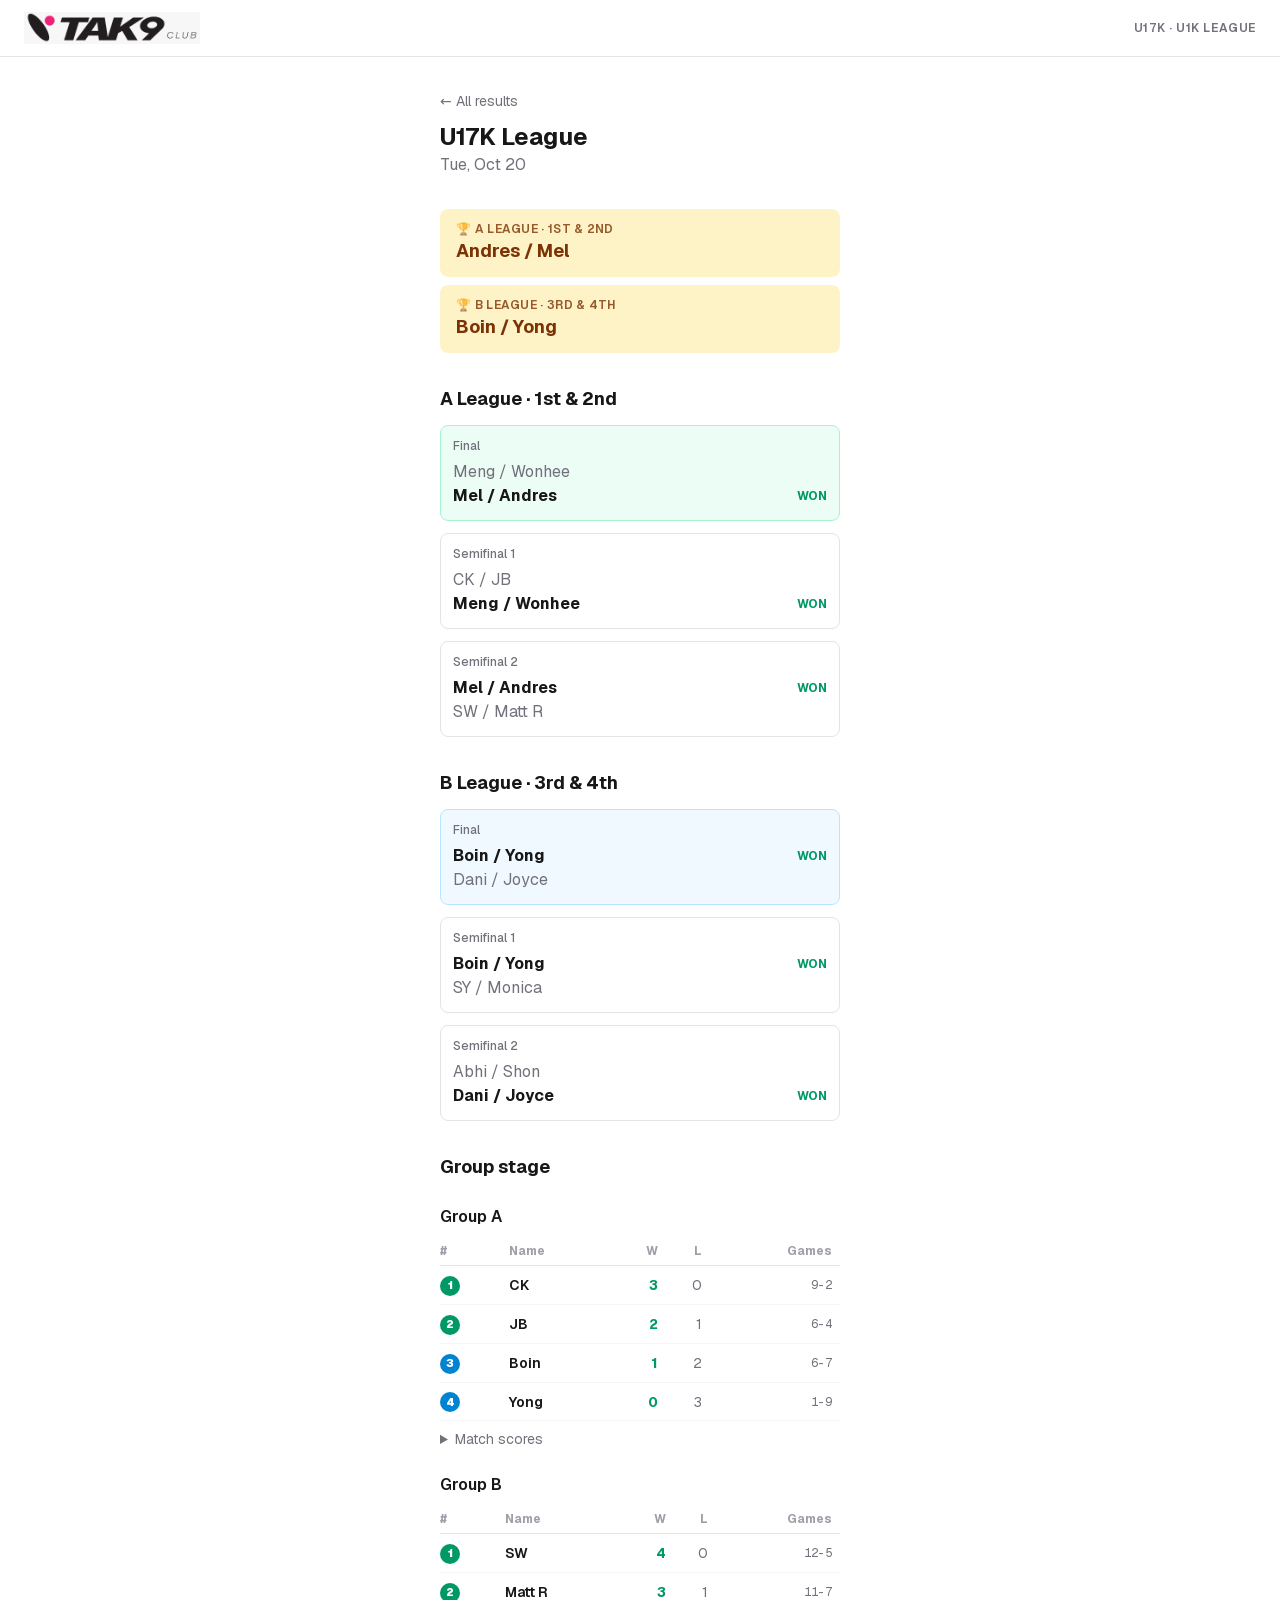
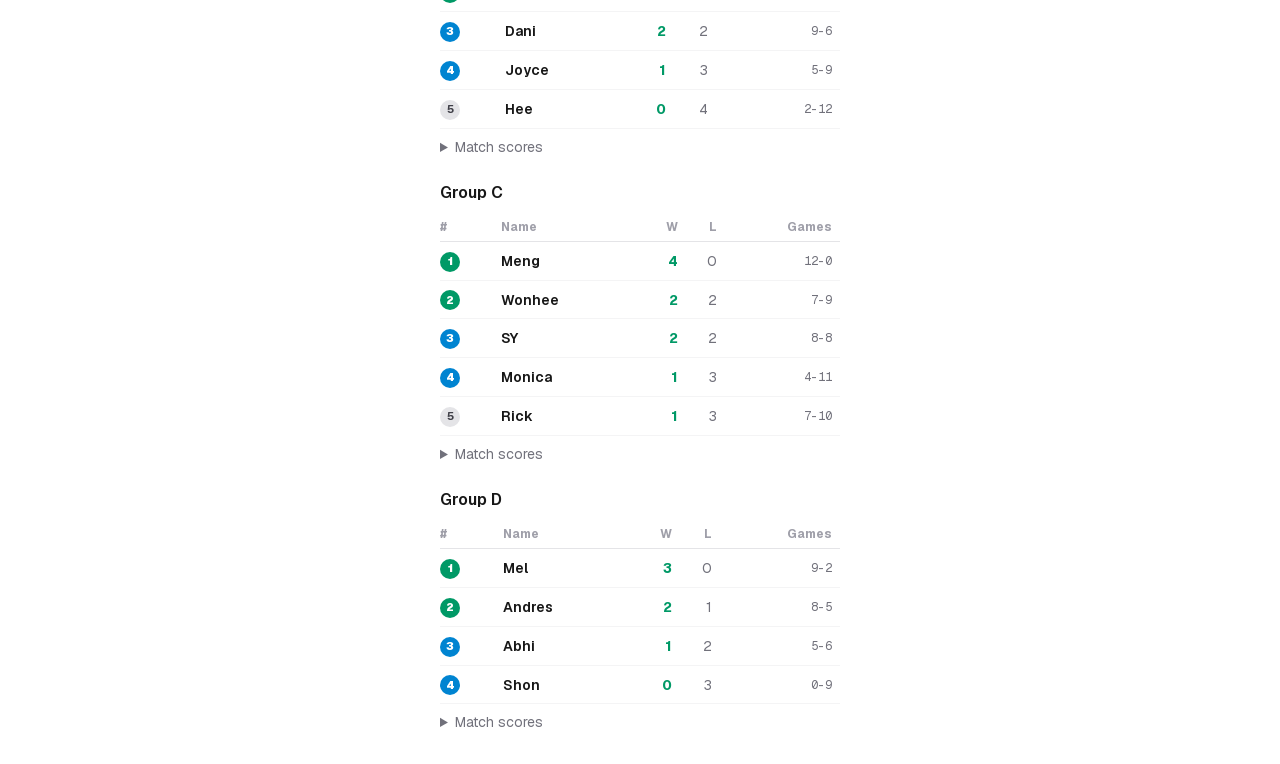
<file: 2026-10-20-u17k/index.html>
<!DOCTYPE html><html lang="en" class="geist_a71539c9-module__T19VSG__variable geist_mono_8d43a2aa-module__8Li5zG__variable h-full antialiased"><head><meta name="robots" content="noindex, nofollow"><meta charSet="utf-8"/><meta name="viewport" content="width=device-width, initial-scale=1, viewport-fit=cover"/><link rel="preload" href="../assets/tak9-logo.png" as="image"/><link rel="stylesheet" href="../assets/chunks/2o_7y4zpvq52r.css" data-precedence="next"/><meta name="theme-color" content="#ffffff" media="(prefers-color-scheme: light)"/><meta name="theme-color" content="#18181b" media="(prefers-color-scheme: dark)"/><title>U17K results · Tue, Oct 20</title><meta name="description" content="TAK9 club members, payments, lessons, and the U17K / U1K league."/><link rel="manifest" /><meta name="mobile-web-app-capable" content="yes"/><meta name="apple-mobile-web-app-title" content="TAK9"/><meta name="apple-mobile-web-app-status-bar-style" content="default"/><link rel="icon"  sizes="256x256" type="image/x-icon"/><link rel="apple-touch-icon"  sizes="180x180" type="image/png"/><meta name="next-size-adjust" content=""/></head><body class="min-h-full flex flex-col bg-white text-zinc-900 dark:bg-zinc-950 dark:text-zinc-100"><div hidden=""><!--$--><!--/$--></div><header class="border-b border-zinc-200 bg-white px-4 py-3 sm:px-6 dark:border-zinc-800 dark:bg-zinc-900 "><div class="mx-auto flex max-w-7xl flex-wrap items-center justify-between gap-x-4 gap-y-2"><img src="../assets/tak9-logo.png" alt="TAK9 CLUB Logo" class="h-8 w-auto object-contain dark:rounded dark:bg-white dark:px-2 dark:py-0.5"/><span class="text-xs font-semibold tracking-wider text-zinc-500 dark:text-zinc-400">U17K · U1K LEAGUE</span></div></header><main class="flex flex-1 flex-col"><div class="mx-auto flex w-full max-w-md flex-col gap-8 px-4 py-8 sm:px-6"><div><a class="text-sm text-zinc-500 hover:text-zinc-900 dark:hover:text-zinc-200" href="../">← All results</a><h1 class="mt-2 text-2xl font-bold">U17K<!-- --> League</h1><p class="text-zinc-500">Tue, Oct 20</p></div><section class="flex flex-col gap-2"><div class="rounded-lg bg-amber-100 px-4 py-3 text-amber-900 dark:bg-amber-900/30 dark:text-amber-200"><div class="text-xs font-semibold tracking-wide uppercase opacity-80">🏆 <!-- -->A League · 1st &amp; 2nd</div><div class="text-lg font-bold">Andres / Mel</div></div><div class="rounded-lg bg-amber-100 px-4 py-3 text-amber-900 dark:bg-amber-900/30 dark:text-amber-200"><div class="text-xs font-semibold tracking-wide uppercase opacity-80">🏆 <!-- -->B League · 3rd &amp; 4th</div><div class="text-lg font-bold">Boin / Yong</div></div></section><section class="flex flex-col gap-3"><h2 class="text-lg font-bold">A League · 1st &amp; 2nd</h2><div class="rounded-lg border p-3 border-emerald-200 bg-emerald-50 dark:border-emerald-900 dark:bg-emerald-950/40"><div class="mb-1.5 text-xs font-medium text-zinc-500">Final</div><div class="flex items-center justify-between gap-3"><span class="text-zinc-500">Meng / Wonhee</span></div><div class="flex items-center justify-between gap-3"><span class="font-bold">Mel / Andres</span><span class="text-xs font-bold text-emerald-600 uppercase dark:text-emerald-400">Won</span></div></div><div class="rounded-lg border p-3 border-zinc-200 dark:border-zinc-800"><div class="mb-1.5 text-xs font-medium text-zinc-500">Semifinal 1</div><div class="flex items-center justify-between gap-3"><span class="text-zinc-500">CK / JB</span></div><div class="flex items-center justify-between gap-3"><span class="font-bold">Meng / Wonhee</span><span class="text-xs font-bold text-emerald-600 uppercase dark:text-emerald-400">Won</span></div></div><div class="rounded-lg border p-3 border-zinc-200 dark:border-zinc-800"><div class="mb-1.5 text-xs font-medium text-zinc-500">Semifinal 2</div><div class="flex items-center justify-between gap-3"><span class="font-bold">Mel / Andres</span><span class="text-xs font-bold text-emerald-600 uppercase dark:text-emerald-400">Won</span></div><div class="flex items-center justify-between gap-3"><span class="text-zinc-500">SW / Matt R</span></div></div></section><section class="flex flex-col gap-3"><h2 class="text-lg font-bold">B League · 3rd &amp; 4th</h2><div class="rounded-lg border p-3 border-sky-200 bg-sky-50 dark:border-sky-900 dark:bg-sky-950/40"><div class="mb-1.5 text-xs font-medium text-zinc-500">Final</div><div class="flex items-center justify-between gap-3"><span class="font-bold">Boin / Yong</span><span class="text-xs font-bold text-emerald-600 uppercase dark:text-emerald-400">Won</span></div><div class="flex items-center justify-between gap-3"><span class="text-zinc-500">Dani / Joyce</span></div></div><div class="rounded-lg border p-3 border-zinc-200 dark:border-zinc-800"><div class="mb-1.5 text-xs font-medium text-zinc-500">Semifinal 1</div><div class="flex items-center justify-between gap-3"><span class="font-bold">Boin / Yong</span><span class="text-xs font-bold text-emerald-600 uppercase dark:text-emerald-400">Won</span></div><div class="flex items-center justify-between gap-3"><span class="text-zinc-500">SY / Monica</span></div></div><div class="rounded-lg border p-3 border-zinc-200 dark:border-zinc-800"><div class="mb-1.5 text-xs font-medium text-zinc-500">Semifinal 2</div><div class="flex items-center justify-between gap-3"><span class="text-zinc-500">Abhi / Shon</span></div><div class="flex items-center justify-between gap-3"><span class="font-bold">Dani / Joyce</span><span class="text-xs font-bold text-emerald-600 uppercase dark:text-emerald-400">Won</span></div></div></section><section class="flex flex-col gap-6"><h2 class="text-lg font-bold">Group stage</h2><div class="flex flex-col gap-2"><h3 class="font-semibold">Group <!-- -->A</h3><table class="w-full text-sm"><thead><tr class="border-b border-zinc-200 text-left text-xs font-bold text-zinc-400 dark:border-zinc-800"><th class="py-1.5 pr-2">#</th><th class="py-1.5 pr-2">Name</th><th class="py-1.5 pr-2 text-right">W</th><th class="py-1.5 pr-2 text-right">L</th><th class="py-1.5 pr-2 text-right">Games</th></tr></thead><tbody><tr class="border-b border-zinc-100 dark:border-zinc-900"><td class="py-2 pr-2 font-bold"><span class="inline-flex h-5 w-5 items-center justify-center rounded-full text-[11px] bg-emerald-600 text-white font-black">1</span></td><td class="py-2 pr-2 font-semibold">CK</td><td class="py-2 pr-2 text-right font-bold text-emerald-600 dark:text-emerald-400">3</td><td class="py-2 pr-2 text-right text-zinc-500">0</td><td class="py-2 pr-2 text-right text-zinc-500 font-mono text-xs">9<!-- -->-<!-- -->2</td></tr><tr class="border-b border-zinc-100 dark:border-zinc-900"><td class="py-2 pr-2 font-bold"><span class="inline-flex h-5 w-5 items-center justify-center rounded-full text-[11px] bg-emerald-600 text-white font-black">2</span></td><td class="py-2 pr-2 font-semibold">JB</td><td class="py-2 pr-2 text-right font-bold text-emerald-600 dark:text-emerald-400">2</td><td class="py-2 pr-2 text-right text-zinc-500">1</td><td class="py-2 pr-2 text-right text-zinc-500 font-mono text-xs">6<!-- -->-<!-- -->4</td></tr><tr class="border-b border-zinc-100 dark:border-zinc-900"><td class="py-2 pr-2 font-bold"><span class="inline-flex h-5 w-5 items-center justify-center rounded-full text-[11px] bg-sky-600 text-white font-black">3</span></td><td class="py-2 pr-2 font-semibold">Boin</td><td class="py-2 pr-2 text-right font-bold text-emerald-600 dark:text-emerald-400">1</td><td class="py-2 pr-2 text-right text-zinc-500">2</td><td class="py-2 pr-2 text-right text-zinc-500 font-mono text-xs">6<!-- -->-<!-- -->7</td></tr><tr class="border-b border-zinc-100 dark:border-zinc-900"><td class="py-2 pr-2 font-bold"><span class="inline-flex h-5 w-5 items-center justify-center rounded-full text-[11px] bg-sky-600 text-white font-black">4</span></td><td class="py-2 pr-2 font-semibold">Yong</td><td class="py-2 pr-2 text-right font-bold text-emerald-600 dark:text-emerald-400">0</td><td class="py-2 pr-2 text-right text-zinc-500">3</td><td class="py-2 pr-2 text-right text-zinc-500 font-mono text-xs">1<!-- -->-<!-- -->9</td></tr></tbody></table><details class="text-sm"><summary class="cursor-pointer text-zinc-500">Match scores</summary><ul class="mt-2 flex flex-col gap-1"><li class="grid grid-cols-[1fr_auto_1fr] items-center gap-3"><span class="text-zinc-500">Boin</span><span class="font-mono text-xs text-zinc-500">2-3</span><span class="text-right font-semibold">CK</span></li><li class="grid grid-cols-[1fr_auto_1fr] items-center gap-3"><span class="font-semibold">JB</span><span class="font-mono text-xs text-zinc-500">3-0</span><span class="text-right text-zinc-500">Yong</span></li><li class="grid grid-cols-[1fr_auto_1fr] items-center gap-3"><span class="text-zinc-500">Boin</span><span class="font-mono text-xs text-zinc-500">1-3</span><span class="text-right font-semibold">JB</span></li><li class="grid grid-cols-[1fr_auto_1fr] items-center gap-3"><span class="font-semibold">CK</span><span class="font-mono text-xs text-zinc-500">3-0</span><span class="text-right text-zinc-500">Yong</span></li><li class="grid grid-cols-[1fr_auto_1fr] items-center gap-3"><span class="font-semibold">Boin</span><span class="font-mono text-xs text-zinc-500">3-1</span><span class="text-right text-zinc-500">Yong</span></li><li class="grid grid-cols-[1fr_auto_1fr] items-center gap-3"><span class="font-semibold">CK</span><span class="font-mono text-xs text-zinc-500">3-0</span><span class="text-right text-zinc-500">JB</span></li></ul></details></div><div class="flex flex-col gap-2"><h3 class="font-semibold">Group <!-- -->B</h3><table class="w-full text-sm"><thead><tr class="border-b border-zinc-200 text-left text-xs font-bold text-zinc-400 dark:border-zinc-800"><th class="py-1.5 pr-2">#</th><th class="py-1.5 pr-2">Name</th><th class="py-1.5 pr-2 text-right">W</th><th class="py-1.5 pr-2 text-right">L</th><th class="py-1.5 pr-2 text-right">Games</th></tr></thead><tbody><tr class="border-b border-zinc-100 dark:border-zinc-900"><td class="py-2 pr-2 font-bold"><span class="inline-flex h-5 w-5 items-center justify-center rounded-full text-[11px] bg-emerald-600 text-white font-black">1</span></td><td class="py-2 pr-2 font-semibold">SW</td><td class="py-2 pr-2 text-right font-bold text-emerald-600 dark:text-emerald-400">4</td><td class="py-2 pr-2 text-right text-zinc-500">0</td><td class="py-2 pr-2 text-right text-zinc-500 font-mono text-xs">12<!-- -->-<!-- -->5</td></tr><tr class="border-b border-zinc-100 dark:border-zinc-900"><td class="py-2 pr-2 font-bold"><span class="inline-flex h-5 w-5 items-center justify-center rounded-full text-[11px] bg-emerald-600 text-white font-black">2</span></td><td class="py-2 pr-2 font-semibold">Matt R</td><td class="py-2 pr-2 text-right font-bold text-emerald-600 dark:text-emerald-400">3</td><td class="py-2 pr-2 text-right text-zinc-500">1</td><td class="py-2 pr-2 text-right text-zinc-500 font-mono text-xs">11<!-- -->-<!-- -->7</td></tr><tr class="border-b border-zinc-100 dark:border-zinc-900"><td class="py-2 pr-2 font-bold"><span class="inline-flex h-5 w-5 items-center justify-center rounded-full text-[11px] bg-sky-600 text-white font-black">3</span></td><td class="py-2 pr-2 font-semibold">Dani</td><td class="py-2 pr-2 text-right font-bold text-emerald-600 dark:text-emerald-400">2</td><td class="py-2 pr-2 text-right text-zinc-500">2</td><td class="py-2 pr-2 text-right text-zinc-500 font-mono text-xs">9<!-- -->-<!-- -->6</td></tr><tr class="border-b border-zinc-100 dark:border-zinc-900"><td class="py-2 pr-2 font-bold"><span class="inline-flex h-5 w-5 items-center justify-center rounded-full text-[11px] bg-sky-600 text-white font-black">4</span></td><td class="py-2 pr-2 font-semibold">Joyce</td><td class="py-2 pr-2 text-right font-bold text-emerald-600 dark:text-emerald-400">1</td><td class="py-2 pr-2 text-right text-zinc-500">3</td><td class="py-2 pr-2 text-right text-zinc-500 font-mono text-xs">5<!-- -->-<!-- -->9</td></tr><tr class="border-b border-zinc-100 dark:border-zinc-900"><td class="py-2 pr-2 font-bold"><span class="inline-flex h-5 w-5 items-center justify-center rounded-full text-[11px] bg-zinc-200 text-zinc-700 dark:bg-zinc-800 dark:text-zinc-300">5</span></td><td class="py-2 pr-2 font-semibold">Hee</td><td class="py-2 pr-2 text-right font-bold text-emerald-600 dark:text-emerald-400">0</td><td class="py-2 pr-2 text-right text-zinc-500">4</td><td class="py-2 pr-2 text-right text-zinc-500 font-mono text-xs">2<!-- -->-<!-- -->12</td></tr></tbody></table><details class="text-sm"><summary class="cursor-pointer text-zinc-500">Match scores</summary><ul class="mt-2 flex flex-col gap-1"><li class="grid grid-cols-[1fr_auto_1fr] items-center gap-3"><span class="text-zinc-500">Hee</span><span class="font-mono text-xs text-zinc-500">0-3</span><span class="text-right font-semibold">Dani</span></li><li class="grid grid-cols-[1fr_auto_1fr] items-center gap-3"><span class="text-zinc-500">Joyce</span><span class="font-mono text-xs text-zinc-500">1-3</span><span class="text-right font-semibold">Matt R</span></li><li class="grid grid-cols-[1fr_auto_1fr] items-center gap-3"><span class="text-zinc-500">Hee</span><span class="font-mono text-xs text-zinc-500">1-3</span><span class="text-right font-semibold">SW</span></li><li class="grid grid-cols-[1fr_auto_1fr] items-center gap-3"><span class="font-semibold">Dani</span><span class="font-mono text-xs text-zinc-500">3-0</span><span class="text-right text-zinc-500">Joyce</span></li><li class="grid grid-cols-[1fr_auto_1fr] items-center gap-3"><span class="text-zinc-500">Matt R</span><span class="font-mono text-xs text-zinc-500">2-3</span><span class="text-right font-semibold">SW</span></li><li class="grid grid-cols-[1fr_auto_1fr] items-center gap-3"><span class="text-zinc-500">Hee</span><span class="font-mono text-xs text-zinc-500">0-3</span><span class="text-right font-semibold">Joyce</span></li><li class="grid grid-cols-[1fr_auto_1fr] items-center gap-3"><span class="text-zinc-500">Dani</span><span class="font-mono text-xs text-zinc-500">2-3</span><span class="text-right font-semibold">Matt R</span></li><li class="grid grid-cols-[1fr_auto_1fr] items-center gap-3"><span class="text-zinc-500">Joyce</span><span class="font-mono text-xs text-zinc-500">1-3</span><span class="text-right font-semibold">SW</span></li><li class="grid grid-cols-[1fr_auto_1fr] items-center gap-3"><span class="text-zinc-500">Hee</span><span class="font-mono text-xs text-zinc-500">1-3</span><span class="text-right font-semibold">Matt R</span></li><li class="grid grid-cols-[1fr_auto_1fr] items-center gap-3"><span class="text-zinc-500">Dani</span><span class="font-mono text-xs text-zinc-500">1-3</span><span class="text-right font-semibold">SW</span></li></ul></details></div><div class="flex flex-col gap-2"><h3 class="font-semibold">Group <!-- -->C</h3><table class="w-full text-sm"><thead><tr class="border-b border-zinc-200 text-left text-xs font-bold text-zinc-400 dark:border-zinc-800"><th class="py-1.5 pr-2">#</th><th class="py-1.5 pr-2">Name</th><th class="py-1.5 pr-2 text-right">W</th><th class="py-1.5 pr-2 text-right">L</th><th class="py-1.5 pr-2 text-right">Games</th></tr></thead><tbody><tr class="border-b border-zinc-100 dark:border-zinc-900"><td class="py-2 pr-2 font-bold"><span class="inline-flex h-5 w-5 items-center justify-center rounded-full text-[11px] bg-emerald-600 text-white font-black">1</span></td><td class="py-2 pr-2 font-semibold">Meng</td><td class="py-2 pr-2 text-right font-bold text-emerald-600 dark:text-emerald-400">4</td><td class="py-2 pr-2 text-right text-zinc-500">0</td><td class="py-2 pr-2 text-right text-zinc-500 font-mono text-xs">12<!-- -->-<!-- -->0</td></tr><tr class="border-b border-zinc-100 dark:border-zinc-900"><td class="py-2 pr-2 font-bold"><span class="inline-flex h-5 w-5 items-center justify-center rounded-full text-[11px] bg-emerald-600 text-white font-black">2</span></td><td class="py-2 pr-2 font-semibold">Wonhee</td><td class="py-2 pr-2 text-right font-bold text-emerald-600 dark:text-emerald-400">2</td><td class="py-2 pr-2 text-right text-zinc-500">2</td><td class="py-2 pr-2 text-right text-zinc-500 font-mono text-xs">7<!-- -->-<!-- -->9</td></tr><tr class="border-b border-zinc-100 dark:border-zinc-900"><td class="py-2 pr-2 font-bold"><span class="inline-flex h-5 w-5 items-center justify-center rounded-full text-[11px] bg-sky-600 text-white font-black">3</span></td><td class="py-2 pr-2 font-semibold">SY</td><td class="py-2 pr-2 text-right font-bold text-emerald-600 dark:text-emerald-400">2</td><td class="py-2 pr-2 text-right text-zinc-500">2</td><td class="py-2 pr-2 text-right text-zinc-500 font-mono text-xs">8<!-- -->-<!-- -->8</td></tr><tr class="border-b border-zinc-100 dark:border-zinc-900"><td class="py-2 pr-2 font-bold"><span class="inline-flex h-5 w-5 items-center justify-center rounded-full text-[11px] bg-sky-600 text-white font-black">4</span></td><td class="py-2 pr-2 font-semibold">Monica</td><td class="py-2 pr-2 text-right font-bold text-emerald-600 dark:text-emerald-400">1</td><td class="py-2 pr-2 text-right text-zinc-500">3</td><td class="py-2 pr-2 text-right text-zinc-500 font-mono text-xs">4<!-- -->-<!-- -->11</td></tr><tr class="border-b border-zinc-100 dark:border-zinc-900"><td class="py-2 pr-2 font-bold"><span class="inline-flex h-5 w-5 items-center justify-center rounded-full text-[11px] bg-zinc-200 text-zinc-700 dark:bg-zinc-800 dark:text-zinc-300">5</span></td><td class="py-2 pr-2 font-semibold">Rick</td><td class="py-2 pr-2 text-right font-bold text-emerald-600 dark:text-emerald-400">1</td><td class="py-2 pr-2 text-right text-zinc-500">3</td><td class="py-2 pr-2 text-right text-zinc-500 font-mono text-xs">7<!-- -->-<!-- -->10</td></tr></tbody></table><details class="text-sm"><summary class="cursor-pointer text-zinc-500">Match scores</summary><ul class="mt-2 flex flex-col gap-1"><li class="grid grid-cols-[1fr_auto_1fr] items-center gap-3"><span class="font-semibold">Meng</span><span class="font-mono text-xs text-zinc-500">3-0</span><span class="text-right text-zinc-500">Monica</span></li><li class="grid grid-cols-[1fr_auto_1fr] items-center gap-3"><span class="text-zinc-500">Rick</span><span class="font-mono text-xs text-zinc-500">2-3</span><span class="text-right font-semibold">SY</span></li><li class="grid grid-cols-[1fr_auto_1fr] items-center gap-3"><span class="font-semibold">Meng</span><span class="font-mono text-xs text-zinc-500">3-0</span><span class="text-right text-zinc-500">Wonhee</span></li><li class="grid grid-cols-[1fr_auto_1fr] items-center gap-3"><span class="font-semibold">Monica</span><span class="font-mono text-xs text-zinc-500">3-2</span><span class="text-right text-zinc-500">Rick</span></li><li class="grid grid-cols-[1fr_auto_1fr] items-center gap-3"><span class="text-zinc-500">SY</span><span class="font-mono text-xs text-zinc-500">2-3</span><span class="text-right font-semibold">Wonhee</span></li><li class="grid grid-cols-[1fr_auto_1fr] items-center gap-3"><span class="font-semibold">Meng</span><span class="font-mono text-xs text-zinc-500">3-0</span><span class="text-right text-zinc-500">Rick</span></li><li class="grid grid-cols-[1fr_auto_1fr] items-center gap-3"><span class="text-zinc-500">Monica</span><span class="font-mono text-xs text-zinc-500">0-3</span><span class="text-right font-semibold">SY</span></li><li class="grid grid-cols-[1fr_auto_1fr] items-center gap-3"><span class="font-semibold">Rick</span><span class="font-mono text-xs text-zinc-500">3-1</span><span class="text-right text-zinc-500">Wonhee</span></li><li class="grid grid-cols-[1fr_auto_1fr] items-center gap-3"><span class="font-semibold">Meng</span><span class="font-mono text-xs text-zinc-500">3-0</span><span class="text-right text-zinc-500">SY</span></li><li class="grid grid-cols-[1fr_auto_1fr] items-center gap-3"><span class="text-zinc-500">Monica</span><span class="font-mono text-xs text-zinc-500">1-3</span><span class="text-right font-semibold">Wonhee</span></li></ul></details></div><div class="flex flex-col gap-2"><h3 class="font-semibold">Group <!-- -->D</h3><table class="w-full text-sm"><thead><tr class="border-b border-zinc-200 text-left text-xs font-bold text-zinc-400 dark:border-zinc-800"><th class="py-1.5 pr-2">#</th><th class="py-1.5 pr-2">Name</th><th class="py-1.5 pr-2 text-right">W</th><th class="py-1.5 pr-2 text-right">L</th><th class="py-1.5 pr-2 text-right">Games</th></tr></thead><tbody><tr class="border-b border-zinc-100 dark:border-zinc-900"><td class="py-2 pr-2 font-bold"><span class="inline-flex h-5 w-5 items-center justify-center rounded-full text-[11px] bg-emerald-600 text-white font-black">1</span></td><td class="py-2 pr-2 font-semibold">Mel</td><td class="py-2 pr-2 text-right font-bold text-emerald-600 dark:text-emerald-400">3</td><td class="py-2 pr-2 text-right text-zinc-500">0</td><td class="py-2 pr-2 text-right text-zinc-500 font-mono text-xs">9<!-- -->-<!-- -->2</td></tr><tr class="border-b border-zinc-100 dark:border-zinc-900"><td class="py-2 pr-2 font-bold"><span class="inline-flex h-5 w-5 items-center justify-center rounded-full text-[11px] bg-emerald-600 text-white font-black">2</span></td><td class="py-2 pr-2 font-semibold">Andres</td><td class="py-2 pr-2 text-right font-bold text-emerald-600 dark:text-emerald-400">2</td><td class="py-2 pr-2 text-right text-zinc-500">1</td><td class="py-2 pr-2 text-right text-zinc-500 font-mono text-xs">8<!-- -->-<!-- -->5</td></tr><tr class="border-b border-zinc-100 dark:border-zinc-900"><td class="py-2 pr-2 font-bold"><span class="inline-flex h-5 w-5 items-center justify-center rounded-full text-[11px] bg-sky-600 text-white font-black">3</span></td><td class="py-2 pr-2 font-semibold">Abhi</td><td class="py-2 pr-2 text-right font-bold text-emerald-600 dark:text-emerald-400">1</td><td class="py-2 pr-2 text-right text-zinc-500">2</td><td class="py-2 pr-2 text-right text-zinc-500 font-mono text-xs">5<!-- -->-<!-- -->6</td></tr><tr class="border-b border-zinc-100 dark:border-zinc-900"><td class="py-2 pr-2 font-bold"><span class="inline-flex h-5 w-5 items-center justify-center rounded-full text-[11px] bg-sky-600 text-white font-black">4</span></td><td class="py-2 pr-2 font-semibold">Shon</td><td class="py-2 pr-2 text-right font-bold text-emerald-600 dark:text-emerald-400">0</td><td class="py-2 pr-2 text-right text-zinc-500">3</td><td class="py-2 pr-2 text-right text-zinc-500 font-mono text-xs">0<!-- -->-<!-- -->9</td></tr></tbody></table><details class="text-sm"><summary class="cursor-pointer text-zinc-500">Match scores</summary><ul class="mt-2 flex flex-col gap-1"><li class="grid grid-cols-[1fr_auto_1fr] items-center gap-3"><span class="text-zinc-500">Abhi</span><span class="font-mono text-xs text-zinc-500">2-3</span><span class="text-right font-semibold">Andres</span></li><li class="grid grid-cols-[1fr_auto_1fr] items-center gap-3"><span class="font-semibold">Mel</span><span class="font-mono text-xs text-zinc-500">3-0</span><span class="text-right text-zinc-500">Shon</span></li><li class="grid grid-cols-[1fr_auto_1fr] items-center gap-3"><span class="text-zinc-500">Abhi</span><span class="font-mono text-xs text-zinc-500">0-3</span><span class="text-right font-semibold">Mel</span></li><li class="grid grid-cols-[1fr_auto_1fr] items-center gap-3"><span class="font-semibold">Andres</span><span class="font-mono text-xs text-zinc-500">3-0</span><span class="text-right text-zinc-500">Shon</span></li><li class="grid grid-cols-[1fr_auto_1fr] items-center gap-3"><span class="font-semibold">Abhi</span><span class="font-mono text-xs text-zinc-500">3-0</span><span class="text-right text-zinc-500">Shon</span></li><li class="grid grid-cols-[1fr_auto_1fr] items-center gap-3"><span class="text-zinc-500">Andres</span><span class="font-mono text-xs text-zinc-500">2-3</span><span class="text-right font-semibold">Mel</span></li></ul></details></div></section></div><!--$--><!--/$--></main></body></html>
</file>
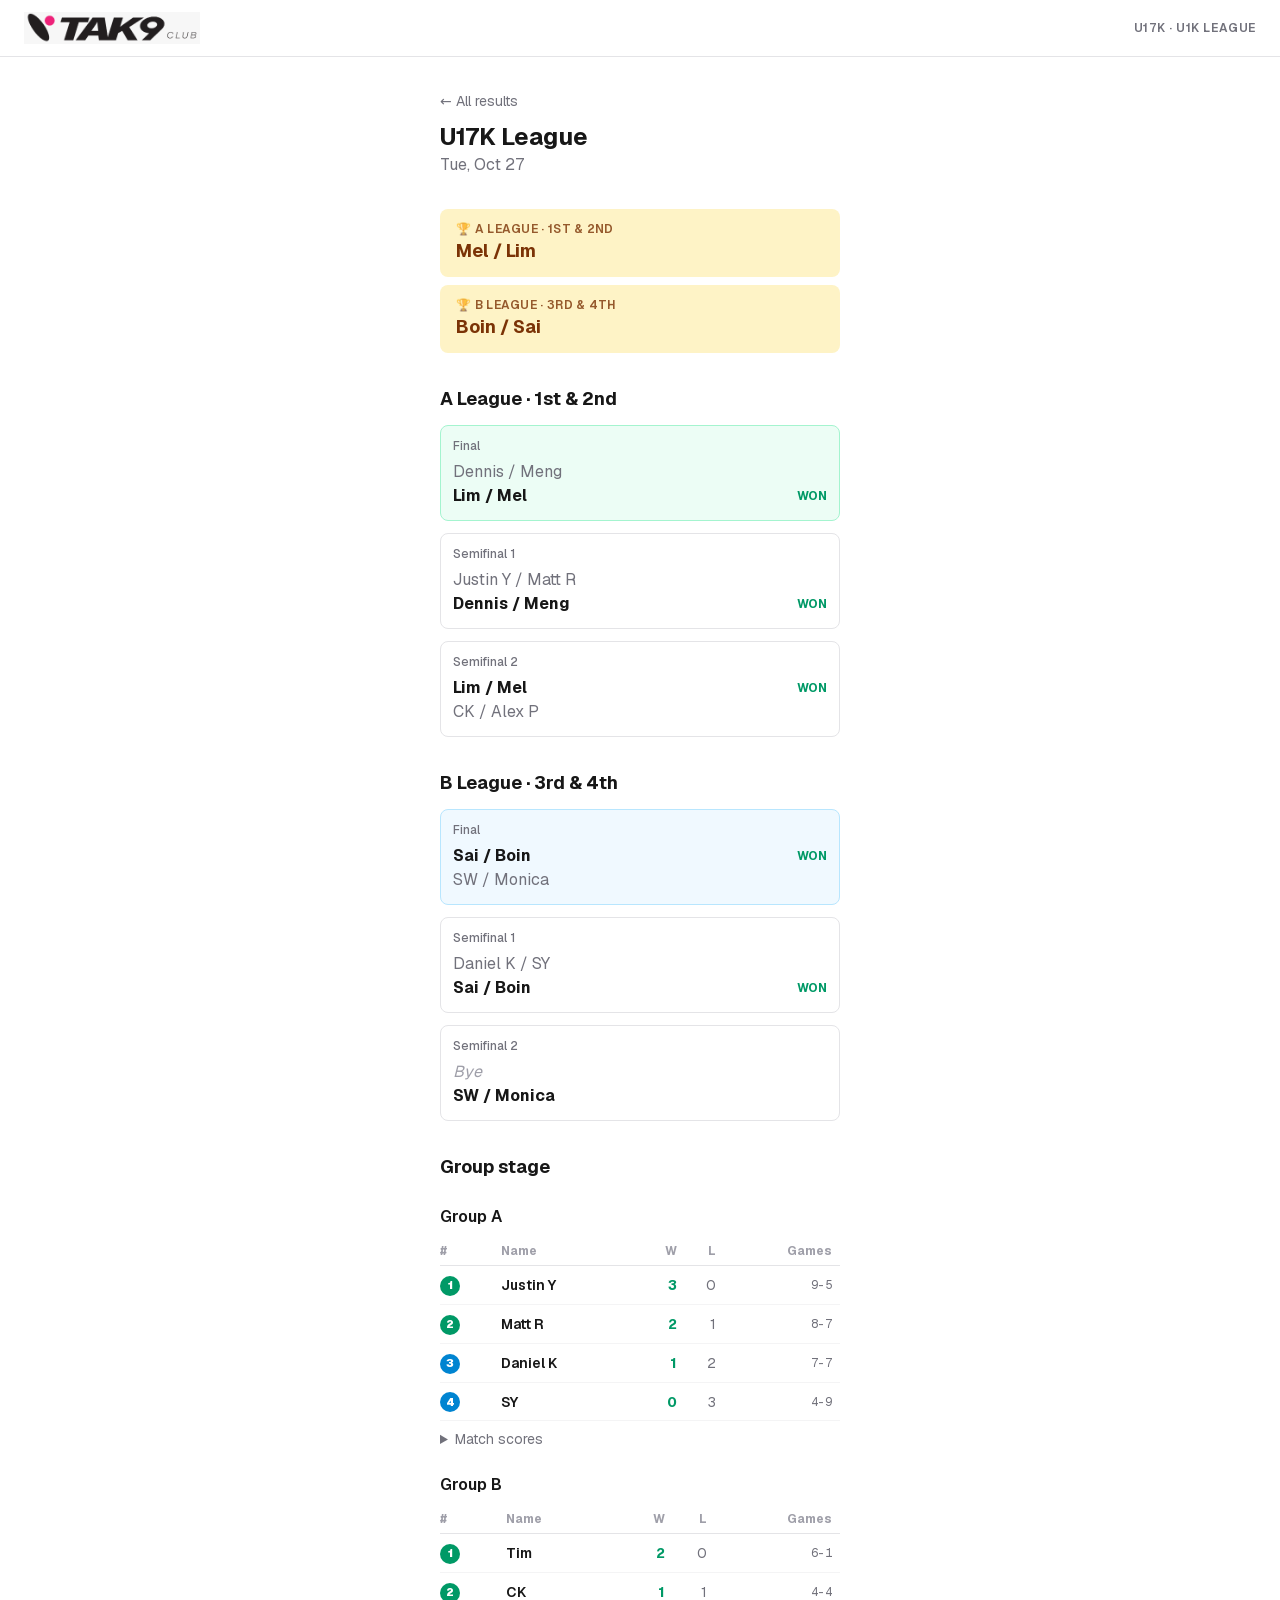
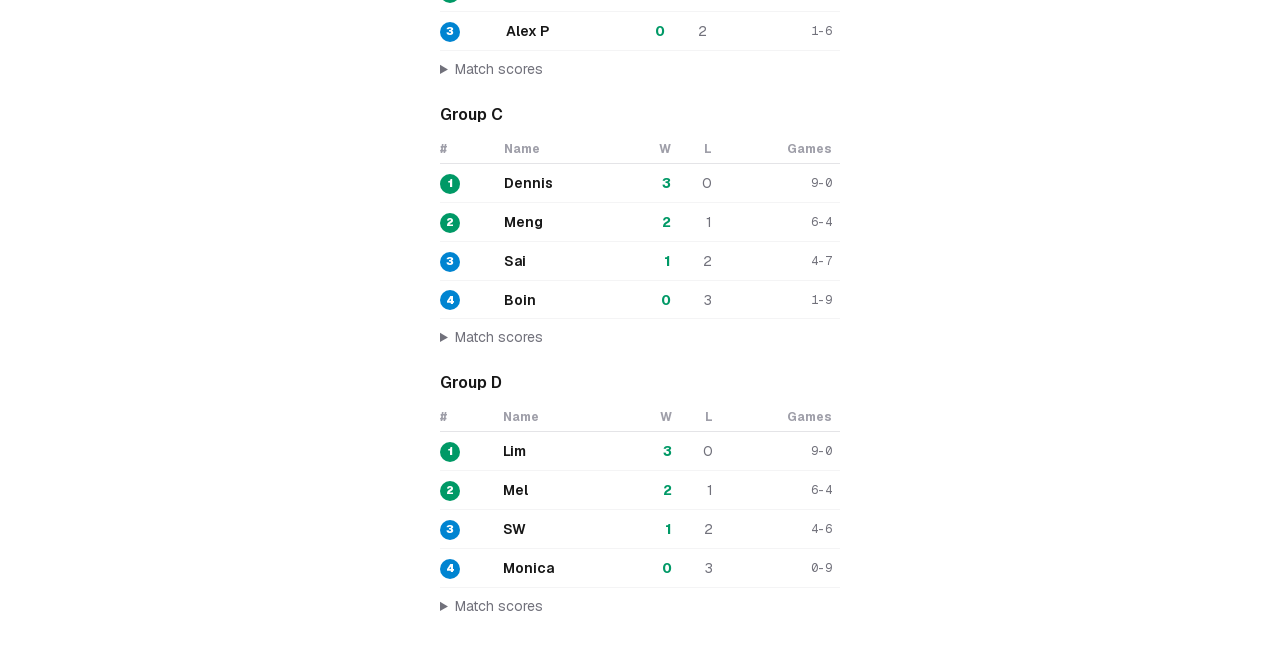
<file: 2026-10-27-u17k/index.html>
<!DOCTYPE html><html lang="en" class="geist_a71539c9-module__T19VSG__variable geist_mono_8d43a2aa-module__8Li5zG__variable h-full antialiased"><head><meta name="robots" content="noindex, nofollow"><meta charSet="utf-8"/><meta name="viewport" content="width=device-width, initial-scale=1, viewport-fit=cover"/><link rel="preload" href="../assets/tak9-logo.png" as="image"/><link rel="stylesheet" href="../assets/chunks/2o_7y4zpvq52r.css" data-precedence="next"/><meta name="theme-color" content="#ffffff" media="(prefers-color-scheme: light)"/><meta name="theme-color" content="#18181b" media="(prefers-color-scheme: dark)"/><title>U17K results · Tue, Oct 27</title><meta name="description" content="TAK9 club members, payments, lessons, and the U17K / U1K league."/><link rel="manifest" /><meta name="mobile-web-app-capable" content="yes"/><meta name="apple-mobile-web-app-title" content="TAK9"/><meta name="apple-mobile-web-app-status-bar-style" content="default"/><link rel="icon"  sizes="256x256" type="image/x-icon"/><link rel="apple-touch-icon"  sizes="180x180" type="image/png"/><meta name="next-size-adjust" content=""/></head><body class="min-h-full flex flex-col bg-white text-zinc-900 dark:bg-zinc-950 dark:text-zinc-100"><div hidden=""><!--$--><!--/$--></div><header class="border-b border-zinc-200 bg-white px-4 py-3 sm:px-6 dark:border-zinc-800 dark:bg-zinc-900 "><div class="mx-auto flex max-w-7xl flex-wrap items-center justify-between gap-x-4 gap-y-2"><img src="../assets/tak9-logo.png" alt="TAK9 CLUB Logo" class="h-8 w-auto object-contain dark:rounded dark:bg-white dark:px-2 dark:py-0.5"/><span class="text-xs font-semibold tracking-wider text-zinc-500 dark:text-zinc-400">U17K · U1K LEAGUE</span></div></header><main class="flex flex-1 flex-col"><div class="mx-auto flex w-full max-w-md flex-col gap-8 px-4 py-8 sm:px-6"><div><a class="text-sm text-zinc-500 hover:text-zinc-900 dark:hover:text-zinc-200" href="../">← All results</a><h1 class="mt-2 text-2xl font-bold">U17K<!-- --> League</h1><p class="text-zinc-500">Tue, Oct 27</p></div><section class="flex flex-col gap-2"><div class="rounded-lg bg-amber-100 px-4 py-3 text-amber-900 dark:bg-amber-900/30 dark:text-amber-200"><div class="text-xs font-semibold tracking-wide uppercase opacity-80">🏆 <!-- -->A League · 1st &amp; 2nd</div><div class="text-lg font-bold">Mel / Lim</div></div><div class="rounded-lg bg-amber-100 px-4 py-3 text-amber-900 dark:bg-amber-900/30 dark:text-amber-200"><div class="text-xs font-semibold tracking-wide uppercase opacity-80">🏆 <!-- -->B League · 3rd &amp; 4th</div><div class="text-lg font-bold">Boin / Sai</div></div></section><section class="flex flex-col gap-3"><h2 class="text-lg font-bold">A League · 1st &amp; 2nd</h2><div class="rounded-lg border p-3 border-emerald-200 bg-emerald-50 dark:border-emerald-900 dark:bg-emerald-950/40"><div class="mb-1.5 text-xs font-medium text-zinc-500">Final</div><div class="flex items-center justify-between gap-3"><span class="text-zinc-500">Dennis / Meng</span></div><div class="flex items-center justify-between gap-3"><span class="font-bold">Lim / Mel</span><span class="text-xs font-bold text-emerald-600 uppercase dark:text-emerald-400">Won</span></div></div><div class="rounded-lg border p-3 border-zinc-200 dark:border-zinc-800"><div class="mb-1.5 text-xs font-medium text-zinc-500">Semifinal 1</div><div class="flex items-center justify-between gap-3"><span class="text-zinc-500">Justin Y / Matt R</span></div><div class="flex items-center justify-between gap-3"><span class="font-bold">Dennis / Meng</span><span class="text-xs font-bold text-emerald-600 uppercase dark:text-emerald-400">Won</span></div></div><div class="rounded-lg border p-3 border-zinc-200 dark:border-zinc-800"><div class="mb-1.5 text-xs font-medium text-zinc-500">Semifinal 2</div><div class="flex items-center justify-between gap-3"><span class="font-bold">Lim / Mel</span><span class="text-xs font-bold text-emerald-600 uppercase dark:text-emerald-400">Won</span></div><div class="flex items-center justify-between gap-3"><span class="text-zinc-500">CK / Alex P</span></div></div></section><section class="flex flex-col gap-3"><h2 class="text-lg font-bold">B League · 3rd &amp; 4th</h2><div class="rounded-lg border p-3 border-sky-200 bg-sky-50 dark:border-sky-900 dark:bg-sky-950/40"><div class="mb-1.5 text-xs font-medium text-zinc-500">Final</div><div class="flex items-center justify-between gap-3"><span class="font-bold">Sai / Boin</span><span class="text-xs font-bold text-emerald-600 uppercase dark:text-emerald-400">Won</span></div><div class="flex items-center justify-between gap-3"><span class="text-zinc-500">SW / Monica</span></div></div><div class="rounded-lg border p-3 border-zinc-200 dark:border-zinc-800"><div class="mb-1.5 text-xs font-medium text-zinc-500">Semifinal 1</div><div class="flex items-center justify-between gap-3"><span class="text-zinc-500">Daniel K / SY</span></div><div class="flex items-center justify-between gap-3"><span class="font-bold">Sai / Boin</span><span class="text-xs font-bold text-emerald-600 uppercase dark:text-emerald-400">Won</span></div></div><div class="rounded-lg border p-3 border-zinc-200 dark:border-zinc-800"><div class="mb-1.5 text-xs font-medium text-zinc-500">Semifinal 2</div><div class="flex items-center justify-between gap-3"><span class="text-zinc-400 italic">Bye</span></div><div class="flex items-center justify-between gap-3"><span class="font-bold">SW / Monica</span></div></div></section><section class="flex flex-col gap-6"><h2 class="text-lg font-bold">Group stage</h2><div class="flex flex-col gap-2"><h3 class="font-semibold">Group <!-- -->A</h3><table class="w-full text-sm"><thead><tr class="border-b border-zinc-200 text-left text-xs font-bold text-zinc-400 dark:border-zinc-800"><th class="py-1.5 pr-2">#</th><th class="py-1.5 pr-2">Name</th><th class="py-1.5 pr-2 text-right">W</th><th class="py-1.5 pr-2 text-right">L</th><th class="py-1.5 pr-2 text-right">Games</th></tr></thead><tbody><tr class="border-b border-zinc-100 dark:border-zinc-900"><td class="py-2 pr-2 font-bold"><span class="inline-flex h-5 w-5 items-center justify-center rounded-full text-[11px] bg-emerald-600 text-white font-black">1</span></td><td class="py-2 pr-2 font-semibold">Justin Y</td><td class="py-2 pr-2 text-right font-bold text-emerald-600 dark:text-emerald-400">3</td><td class="py-2 pr-2 text-right text-zinc-500">0</td><td class="py-2 pr-2 text-right text-zinc-500 font-mono text-xs">9<!-- -->-<!-- -->5</td></tr><tr class="border-b border-zinc-100 dark:border-zinc-900"><td class="py-2 pr-2 font-bold"><span class="inline-flex h-5 w-5 items-center justify-center rounded-full text-[11px] bg-emerald-600 text-white font-black">2</span></td><td class="py-2 pr-2 font-semibold">Matt R</td><td class="py-2 pr-2 text-right font-bold text-emerald-600 dark:text-emerald-400">2</td><td class="py-2 pr-2 text-right text-zinc-500">1</td><td class="py-2 pr-2 text-right text-zinc-500 font-mono text-xs">8<!-- -->-<!-- -->7</td></tr><tr class="border-b border-zinc-100 dark:border-zinc-900"><td class="py-2 pr-2 font-bold"><span class="inline-flex h-5 w-5 items-center justify-center rounded-full text-[11px] bg-sky-600 text-white font-black">3</span></td><td class="py-2 pr-2 font-semibold">Daniel K</td><td class="py-2 pr-2 text-right font-bold text-emerald-600 dark:text-emerald-400">1</td><td class="py-2 pr-2 text-right text-zinc-500">2</td><td class="py-2 pr-2 text-right text-zinc-500 font-mono text-xs">7<!-- -->-<!-- -->7</td></tr><tr class="border-b border-zinc-100 dark:border-zinc-900"><td class="py-2 pr-2 font-bold"><span class="inline-flex h-5 w-5 items-center justify-center rounded-full text-[11px] bg-sky-600 text-white font-black">4</span></td><td class="py-2 pr-2 font-semibold">SY</td><td class="py-2 pr-2 text-right font-bold text-emerald-600 dark:text-emerald-400">0</td><td class="py-2 pr-2 text-right text-zinc-500">3</td><td class="py-2 pr-2 text-right text-zinc-500 font-mono text-xs">4<!-- -->-<!-- -->9</td></tr></tbody></table><details class="text-sm"><summary class="cursor-pointer text-zinc-500">Match scores</summary><ul class="mt-2 flex flex-col gap-1"><li class="grid grid-cols-[1fr_auto_1fr] items-center gap-3"><span class="font-semibold">Matt R</span><span class="font-mono text-xs text-zinc-500">3-2</span><span class="text-right text-zinc-500">SY</span></li><li class="grid grid-cols-[1fr_auto_1fr] items-center gap-3"><span class="font-semibold">Justin Y</span><span class="font-mono text-xs text-zinc-500">3-2</span><span class="text-right text-zinc-500">Daniel K</span></li><li class="grid grid-cols-[1fr_auto_1fr] items-center gap-3"><span class="text-zinc-500">Matt R</span><span class="font-mono text-xs text-zinc-500">2-3</span><span class="text-right font-semibold">Justin Y</span></li><li class="grid grid-cols-[1fr_auto_1fr] items-center gap-3"><span class="text-zinc-500">SY</span><span class="font-mono text-xs text-zinc-500">1-3</span><span class="text-right font-semibold">Daniel K</span></li><li class="grid grid-cols-[1fr_auto_1fr] items-center gap-3"><span class="font-semibold">Matt R</span><span class="font-mono text-xs text-zinc-500">3-2</span><span class="text-right text-zinc-500">Daniel K</span></li><li class="grid grid-cols-[1fr_auto_1fr] items-center gap-3"><span class="text-zinc-500">SY</span><span class="font-mono text-xs text-zinc-500">1-3</span><span class="text-right font-semibold">Justin Y</span></li></ul></details></div><div class="flex flex-col gap-2"><h3 class="font-semibold">Group <!-- -->B</h3><table class="w-full text-sm"><thead><tr class="border-b border-zinc-200 text-left text-xs font-bold text-zinc-400 dark:border-zinc-800"><th class="py-1.5 pr-2">#</th><th class="py-1.5 pr-2">Name</th><th class="py-1.5 pr-2 text-right">W</th><th class="py-1.5 pr-2 text-right">L</th><th class="py-1.5 pr-2 text-right">Games</th></tr></thead><tbody><tr class="border-b border-zinc-100 dark:border-zinc-900"><td class="py-2 pr-2 font-bold"><span class="inline-flex h-5 w-5 items-center justify-center rounded-full text-[11px] bg-emerald-600 text-white font-black">1</span></td><td class="py-2 pr-2 font-semibold">Tim</td><td class="py-2 pr-2 text-right font-bold text-emerald-600 dark:text-emerald-400">2</td><td class="py-2 pr-2 text-right text-zinc-500">0</td><td class="py-2 pr-2 text-right text-zinc-500 font-mono text-xs">6<!-- -->-<!-- -->1</td></tr><tr class="border-b border-zinc-100 dark:border-zinc-900"><td class="py-2 pr-2 font-bold"><span class="inline-flex h-5 w-5 items-center justify-center rounded-full text-[11px] bg-emerald-600 text-white font-black">2</span></td><td class="py-2 pr-2 font-semibold">CK</td><td class="py-2 pr-2 text-right font-bold text-emerald-600 dark:text-emerald-400">1</td><td class="py-2 pr-2 text-right text-zinc-500">1</td><td class="py-2 pr-2 text-right text-zinc-500 font-mono text-xs">4<!-- -->-<!-- -->4</td></tr><tr class="border-b border-zinc-100 dark:border-zinc-900"><td class="py-2 pr-2 font-bold"><span class="inline-flex h-5 w-5 items-center justify-center rounded-full text-[11px] bg-sky-600 text-white font-black">3</span></td><td class="py-2 pr-2 font-semibold">Alex P</td><td class="py-2 pr-2 text-right font-bold text-emerald-600 dark:text-emerald-400">0</td><td class="py-2 pr-2 text-right text-zinc-500">2</td><td class="py-2 pr-2 text-right text-zinc-500 font-mono text-xs">1<!-- -->-<!-- -->6</td></tr></tbody></table><details class="text-sm"><summary class="cursor-pointer text-zinc-500">Match scores</summary><ul class="mt-2 flex flex-col gap-1"><li class="grid grid-cols-[1fr_auto_1fr] items-center gap-3"><span class="font-semibold">CK</span><span class="font-mono text-xs text-zinc-500">3-1</span><span class="text-right text-zinc-500">Alex P</span></li><li class="grid grid-cols-[1fr_auto_1fr] items-center gap-3"><span class="text-zinc-500">CK</span><span class="font-mono text-xs text-zinc-500">1-3</span><span class="text-right font-semibold">Tim</span></li><li class="grid grid-cols-[1fr_auto_1fr] items-center gap-3"><span class="text-zinc-500">Alex P</span><span class="font-mono text-xs text-zinc-500">0-3</span><span class="text-right font-semibold">Tim</span></li></ul></details></div><div class="flex flex-col gap-2"><h3 class="font-semibold">Group <!-- -->C</h3><table class="w-full text-sm"><thead><tr class="border-b border-zinc-200 text-left text-xs font-bold text-zinc-400 dark:border-zinc-800"><th class="py-1.5 pr-2">#</th><th class="py-1.5 pr-2">Name</th><th class="py-1.5 pr-2 text-right">W</th><th class="py-1.5 pr-2 text-right">L</th><th class="py-1.5 pr-2 text-right">Games</th></tr></thead><tbody><tr class="border-b border-zinc-100 dark:border-zinc-900"><td class="py-2 pr-2 font-bold"><span class="inline-flex h-5 w-5 items-center justify-center rounded-full text-[11px] bg-emerald-600 text-white font-black">1</span></td><td class="py-2 pr-2 font-semibold">Dennis</td><td class="py-2 pr-2 text-right font-bold text-emerald-600 dark:text-emerald-400">3</td><td class="py-2 pr-2 text-right text-zinc-500">0</td><td class="py-2 pr-2 text-right text-zinc-500 font-mono text-xs">9<!-- -->-<!-- -->0</td></tr><tr class="border-b border-zinc-100 dark:border-zinc-900"><td class="py-2 pr-2 font-bold"><span class="inline-flex h-5 w-5 items-center justify-center rounded-full text-[11px] bg-emerald-600 text-white font-black">2</span></td><td class="py-2 pr-2 font-semibold">Meng</td><td class="py-2 pr-2 text-right font-bold text-emerald-600 dark:text-emerald-400">2</td><td class="py-2 pr-2 text-right text-zinc-500">1</td><td class="py-2 pr-2 text-right text-zinc-500 font-mono text-xs">6<!-- -->-<!-- -->4</td></tr><tr class="border-b border-zinc-100 dark:border-zinc-900"><td class="py-2 pr-2 font-bold"><span class="inline-flex h-5 w-5 items-center justify-center rounded-full text-[11px] bg-sky-600 text-white font-black">3</span></td><td class="py-2 pr-2 font-semibold">Sai</td><td class="py-2 pr-2 text-right font-bold text-emerald-600 dark:text-emerald-400">1</td><td class="py-2 pr-2 text-right text-zinc-500">2</td><td class="py-2 pr-2 text-right text-zinc-500 font-mono text-xs">4<!-- -->-<!-- -->7</td></tr><tr class="border-b border-zinc-100 dark:border-zinc-900"><td class="py-2 pr-2 font-bold"><span class="inline-flex h-5 w-5 items-center justify-center rounded-full text-[11px] bg-sky-600 text-white font-black">4</span></td><td class="py-2 pr-2 font-semibold">Boin</td><td class="py-2 pr-2 text-right font-bold text-emerald-600 dark:text-emerald-400">0</td><td class="py-2 pr-2 text-right text-zinc-500">3</td><td class="py-2 pr-2 text-right text-zinc-500 font-mono text-xs">1<!-- -->-<!-- -->9</td></tr></tbody></table><details class="text-sm"><summary class="cursor-pointer text-zinc-500">Match scores</summary><ul class="mt-2 flex flex-col gap-1"><li class="grid grid-cols-[1fr_auto_1fr] items-center gap-3"><span class="text-zinc-500">Boin</span><span class="font-mono text-xs text-zinc-500">0-3</span><span class="text-right font-semibold">Meng</span></li><li class="grid grid-cols-[1fr_auto_1fr] items-center gap-3"><span class="text-zinc-500">Sai</span><span class="font-mono text-xs text-zinc-500">0-3</span><span class="text-right font-semibold">Dennis</span></li><li class="grid grid-cols-[1fr_auto_1fr] items-center gap-3"><span class="text-zinc-500">Boin</span><span class="font-mono text-xs text-zinc-500">1-3</span><span class="text-right font-semibold">Sai</span></li><li class="grid grid-cols-[1fr_auto_1fr] items-center gap-3"><span class="text-zinc-500">Meng</span><span class="font-mono text-xs text-zinc-500">0-3</span><span class="text-right font-semibold">Dennis</span></li><li class="grid grid-cols-[1fr_auto_1fr] items-center gap-3"><span class="text-zinc-500">Boin</span><span class="font-mono text-xs text-zinc-500">0-3</span><span class="text-right font-semibold">Dennis</span></li><li class="grid grid-cols-[1fr_auto_1fr] items-center gap-3"><span class="font-semibold">Meng</span><span class="font-mono text-xs text-zinc-500">3-1</span><span class="text-right text-zinc-500">Sai</span></li></ul></details></div><div class="flex flex-col gap-2"><h3 class="font-semibold">Group <!-- -->D</h3><table class="w-full text-sm"><thead><tr class="border-b border-zinc-200 text-left text-xs font-bold text-zinc-400 dark:border-zinc-800"><th class="py-1.5 pr-2">#</th><th class="py-1.5 pr-2">Name</th><th class="py-1.5 pr-2 text-right">W</th><th class="py-1.5 pr-2 text-right">L</th><th class="py-1.5 pr-2 text-right">Games</th></tr></thead><tbody><tr class="border-b border-zinc-100 dark:border-zinc-900"><td class="py-2 pr-2 font-bold"><span class="inline-flex h-5 w-5 items-center justify-center rounded-full text-[11px] bg-emerald-600 text-white font-black">1</span></td><td class="py-2 pr-2 font-semibold">Lim</td><td class="py-2 pr-2 text-right font-bold text-emerald-600 dark:text-emerald-400">3</td><td class="py-2 pr-2 text-right text-zinc-500">0</td><td class="py-2 pr-2 text-right text-zinc-500 font-mono text-xs">9<!-- -->-<!-- -->0</td></tr><tr class="border-b border-zinc-100 dark:border-zinc-900"><td class="py-2 pr-2 font-bold"><span class="inline-flex h-5 w-5 items-center justify-center rounded-full text-[11px] bg-emerald-600 text-white font-black">2</span></td><td class="py-2 pr-2 font-semibold">Mel</td><td class="py-2 pr-2 text-right font-bold text-emerald-600 dark:text-emerald-400">2</td><td class="py-2 pr-2 text-right text-zinc-500">1</td><td class="py-2 pr-2 text-right text-zinc-500 font-mono text-xs">6<!-- -->-<!-- -->4</td></tr><tr class="border-b border-zinc-100 dark:border-zinc-900"><td class="py-2 pr-2 font-bold"><span class="inline-flex h-5 w-5 items-center justify-center rounded-full text-[11px] bg-sky-600 text-white font-black">3</span></td><td class="py-2 pr-2 font-semibold">SW</td><td class="py-2 pr-2 text-right font-bold text-emerald-600 dark:text-emerald-400">1</td><td class="py-2 pr-2 text-right text-zinc-500">2</td><td class="py-2 pr-2 text-right text-zinc-500 font-mono text-xs">4<!-- -->-<!-- -->6</td></tr><tr class="border-b border-zinc-100 dark:border-zinc-900"><td class="py-2 pr-2 font-bold"><span class="inline-flex h-5 w-5 items-center justify-center rounded-full text-[11px] bg-sky-600 text-white font-black">4</span></td><td class="py-2 pr-2 font-semibold">Monica</td><td class="py-2 pr-2 text-right font-bold text-emerald-600 dark:text-emerald-400">0</td><td class="py-2 pr-2 text-right text-zinc-500">3</td><td class="py-2 pr-2 text-right text-zinc-500 font-mono text-xs">0<!-- -->-<!-- -->9</td></tr></tbody></table><details class="text-sm"><summary class="cursor-pointer text-zinc-500">Match scores</summary><ul class="mt-2 flex flex-col gap-1"><li class="grid grid-cols-[1fr_auto_1fr] items-center gap-3"><span class="font-semibold">Mel</span><span class="font-mono text-xs text-zinc-500">3-1</span><span class="text-right text-zinc-500">SW</span></li><li class="grid grid-cols-[1fr_auto_1fr] items-center gap-3"><span class="font-semibold">Lim</span><span class="font-mono text-xs text-zinc-500">3-0</span><span class="text-right text-zinc-500">Monica</span></li><li class="grid grid-cols-[1fr_auto_1fr] items-center gap-3"><span class="text-zinc-500">Mel</span><span class="font-mono text-xs text-zinc-500">0-3</span><span class="text-right font-semibold">Lim</span></li><li class="grid grid-cols-[1fr_auto_1fr] items-center gap-3"><span class="font-semibold">SW</span><span class="font-mono text-xs text-zinc-500">3-0</span><span class="text-right text-zinc-500">Monica</span></li><li class="grid grid-cols-[1fr_auto_1fr] items-center gap-3"><span class="font-semibold">Mel</span><span class="font-mono text-xs text-zinc-500">3-0</span><span class="text-right text-zinc-500">Monica</span></li><li class="grid grid-cols-[1fr_auto_1fr] items-center gap-3"><span class="text-zinc-500">SW</span><span class="font-mono text-xs text-zinc-500">0-3</span><span class="text-right font-semibold">Lim</span></li></ul></details></div></section></div><!--$--><!--/$--></main></body></html>
</file>
<file: assets/chunks/2o_7y4zpvq52r.css>
@font-face{font-family:Geist;font-style:normal;font-weight:100 900;font-display:swap;src:url(../media/fef07dbb0973bf53-s.3p2_lha1f2xer.woff2)format("woff2");unicode-range:U+460-52F,U+1C80-1C8A,U+20B4,U+2DE0-2DFF,U+A640-A69F,U+FE2E-FE2F}@font-face{font-family:Geist;font-style:normal;font-weight:100 900;font-display:swap;src:url(../media/8a480f0b521d4e75-s.1qq4vpdcun5oj.woff2)format("woff2");unicode-range:U+301,U+400-45F,U+490-491,U+4B0-4B1,U+2116}@font-face{font-family:Geist;font-style:normal;font-weight:100 900;font-display:swap;src:url(../media/53b9e256198e5412-s.390ncx5urfkfu.woff2)format("woff2");unicode-range:U+102-103,U+110-111,U+128-129,U+168-169,U+1A0-1A1,U+1AF-1B0,U+300-301,U+303-304,U+308-309,U+323,U+329,U+1EA0-1EF9,U+20AB}@font-face{font-family:Geist;font-style:normal;font-weight:100 900;font-display:swap;src:url(../media/7178b3e590c64307-s.21jp631_3pja2.woff2)format("woff2");unicode-range:U+100-2BA,U+2BD-2C5,U+2C7-2CC,U+2CE-2D7,U+2DD-2FF,U+304,U+308,U+329,U+1D00-1DBF,U+1E00-1E9F,U+1EF2-1EFF,U+2020,U+20A0-20AB,U+20AD-20C4,U+2113,U+2C60-2C7F,U+A720-A7FF}@font-face{font-family:Geist;font-style:normal;font-weight:100 900;font-display:swap;src:url(../media/caa3a2e1cccd8315-s.p.0wgildi0cnwt9.woff2)format("woff2");unicode-range:U+??,U+131,U+152-153,U+2BB-2BC,U+2C6,U+2DA,U+2DC,U+304,U+308,U+329,U+2000-206F,U+20AC,U+2122,U+2191,U+2193,U+2212,U+2215,U+FEFF,U+FFFD}@font-face{font-family:Geist Fallback;src:local(Arial);ascent-override:95.94%;descent-override:28.16%;line-gap-override:0.0%;size-adjust:104.76%}.geist_a71539c9-module__T19VSG__className{font-family:Geist,Geist Fallback;font-style:normal}.geist_a71539c9-module__T19VSG__variable{--font-geist-sans:"Geist", "Geist Fallback"}
@font-face{font-family:Geist Mono;font-style:normal;font-weight:100 900;font-display:swap;src:url(../media/5ce348bf30bf5439-s.31988l_ccedte.woff2)format("woff2");unicode-range:U+460-52F,U+1C80-1C8A,U+20B4,U+2DE0-2DFF,U+A640-A69F,U+FE2E-FE2F}@font-face{font-family:Geist Mono;font-style:normal;font-weight:100 900;font-display:swap;src:url(../media/4fa387ec64143e14-s.2tuy5pz7dlieh.woff2)format("woff2");unicode-range:U+301,U+400-45F,U+490-491,U+4B0-4B1,U+2116}@font-face{font-family:Geist Mono;font-style:normal;font-weight:100 900;font-display:swap;src:url(../media/6306c77e7c8268e4-s.2dbetqa9o8jxf.woff2)format("woff2");unicode-range:U+2000-2001,U+2004-2008,U+200A,U+23B8-23BD,U+2500-259F}@font-face{font-family:Geist Mono;font-style:normal;font-weight:100 900;font-display:swap;src:url(../media/7d817b4c03b0c5f1-s.1uyisp29ctx0d.woff2)format("woff2");unicode-range:U+102-103,U+110-111,U+128-129,U+168-169,U+1A0-1A1,U+1AF-1B0,U+300-301,U+303-304,U+308-309,U+323,U+329,U+1EA0-1EF9,U+20AB}@font-face{font-family:Geist Mono;font-style:normal;font-weight:100 900;font-display:swap;src:url(../media/bbc41e54d2fcbd21-s.1rgnod-3esatf.woff2)format("woff2");unicode-range:U+100-2BA,U+2BD-2C5,U+2C7-2CC,U+2CE-2D7,U+2DD-2FF,U+304,U+308,U+329,U+1D00-1DBF,U+1E00-1E9F,U+1EF2-1EFF,U+2020,U+20A0-20AB,U+20AD-20C4,U+2113,U+2C60-2C7F,U+A720-A7FF}@font-face{font-family:Geist Mono;font-style:normal;font-weight:100 900;font-display:swap;src:url(../media/797e433ab948586e-s.p.0r6juujl39pe6.woff2)format("woff2");unicode-range:U+??,U+131,U+152-153,U+2BB-2BC,U+2C6,U+2DA,U+2DC,U+304,U+308,U+329,U+2000-206F,U+20AC,U+2122,U+2191,U+2193,U+2212,U+2215,U+FEFF,U+FFFD}@font-face{font-family:Geist Mono Fallback;src:local(Arial);ascent-override:74.67%;descent-override:21.92%;line-gap-override:0.0%;size-adjust:134.59%}.geist_mono_8d43a2aa-module__8Li5zG__className{font-family:Geist Mono,Geist Mono Fallback;font-style:normal}.geist_mono_8d43a2aa-module__8Li5zG__variable{--font-geist-mono:"Geist Mono", "Geist Mono Fallback"}
@layer properties{@supports (((-webkit-hyphens:none)) and (not (margin-trim:inline))) or ((-moz-orient:inline) and (not (color:rgb(from red r g b)))){*,:before,:after,::backdrop{--tw-translate-x:0;--tw-translate-y:0;--tw-translate-z:0;--tw-rotate-x:initial;--tw-rotate-y:initial;--tw-rotate-z:initial;--tw-skew-x:initial;--tw-skew-y:initial;--tw-divide-y-reverse:0;--tw-border-style:solid;--tw-leading:initial;--tw-font-weight:initial;--tw-tracking:initial;--tw-ordinal:initial;--tw-slashed-zero:initial;--tw-numeric-figure:initial;--tw-numeric-spacing:initial;--tw-numeric-fraction:initial;--tw-shadow:0 0 #0000;--tw-shadow-color:initial;--tw-shadow-alpha:100%;--tw-inset-shadow:0 0 #0000;--tw-inset-shadow-color:initial;--tw-inset-shadow-alpha:100%;--tw-ring-color:initial;--tw-ring-shadow:0 0 #0000;--tw-inset-ring-color:initial;--tw-inset-ring-shadow:0 0 #0000;--tw-ring-inset:initial;--tw-ring-offset-width:0px;--tw-ring-offset-color:#fff;--tw-ring-offset-shadow:0 0 #0000;--tw-blur:initial;--tw-brightness:initial;--tw-contrast:initial;--tw-grayscale:initial;--tw-hue-rotate:initial;--tw-invert:initial;--tw-opacity:initial;--tw-saturate:initial;--tw-sepia:initial;--tw-drop-shadow:initial;--tw-drop-shadow-color:initial;--tw-drop-shadow-alpha:100%;--tw-drop-shadow-size:initial;--tw-backdrop-blur:initial;--tw-backdrop-brightness:initial;--tw-backdrop-contrast:initial;--tw-backdrop-grayscale:initial;--tw-backdrop-hue-rotate:initial;--tw-backdrop-invert:initial;--tw-backdrop-opacity:initial;--tw-backdrop-saturate:initial;--tw-backdrop-sepia:initial;--tw-duration:initial}}}@layer theme{:root,:host{--font-sans:var(--font-geist-sans), "Apple SD Gothic Neo", "Malgun Gothic", "Noto Sans KR", system-ui, sans-serif;--color-red-50:#fef2f2;--color-red-100:#ffe2e2;--color-red-200:#ffcaca;--color-red-300:#ffa3a3;--color-red-400:#ff6568;--color-red-500:#fb2c36;--color-red-600:#e40014;--color-red-700:#bf000f;--color-red-800:#9f0712;--color-red-900:#82181a;--color-red-950:#460809;--color-amber-50:#fffbeb;--color-amber-100:#fef3c6;--color-amber-200:#fee685;--color-amber-300:#ffd236;--color-amber-400:#fcbb00;--color-amber-500:#f99c00;--color-amber-600:#dd7400;--color-amber-700:#b75000;--color-amber-800:#953d00;--color-amber-900:#7b3306;--color-amber-950:#461901;--color-emerald-50:#ecfdf5;--color-emerald-100:#d0fae5;--color-emerald-200:#a4f4cf;--color-emerald-300:#5ee9b5;--color-emerald-400:#00d294;--color-emerald-500:#00bb7f;--color-emerald-600:#009767;--color-emerald-700:#007956;--color-emerald-800:#005f46;--color-emerald-900:#004e3b;--color-emerald-950:#002c22;--color-sky-50:#f0f9ff;--color-sky-100:#dff2fe;--color-sky-200:#b8e6fe;--color-sky-300:#77d4ff;--color-sky-400:#00bcfe;--color-sky-500:#00a5ef;--color-sky-600:#0084cc;--color-sky-800:#005986;--color-sky-900:#024a70;--color-sky-950:#052f4a;--color-indigo-100:#e0e7ff;--color-indigo-200:#c7d2ff;--color-indigo-300:#a4b3ff;--color-indigo-400:#7d87ff;--color-indigo-500:#625fff;--color-indigo-600:#4f39f6;--color-indigo-700:#432dd7;--color-indigo-800:#372aac;--color-indigo-950:#1e1a4d;--color-violet-50:#f5f3ff;--color-violet-100:#ede9fe;--color-violet-200:#ddd6ff;--color-violet-300:#c4b4ff;--color-violet-500:#8d54ff;--color-violet-800:#5d0ec0;--color-violet-900:#4d179a;--color-violet-950:#2f0d68;--color-fuchsia-50:#fdf4ff;--color-fuchsia-100:#fae8ff;--color-fuchsia-200:#f6cfff;--color-fuchsia-300:#f2a9ff;--color-fuchsia-700:#a600b5;--color-fuchsia-900:#721378;--color-fuchsia-950:#4b004f;--color-rose-50:#fff1f2;--color-rose-200:#ffccd3;--color-rose-300:#ffa2ae;--color-rose-500:#ff2357;--color-rose-600:#e70044;--color-rose-800:#a30037;--color-rose-900:#8b0836;--color-rose-950:#4d0218;--color-zinc-50:#fafafa;--color-zinc-100:#f4f4f5;--color-zinc-200:#e4e4e7;--color-zinc-300:#d4d4d8;--color-zinc-400:#9f9fa9;--color-zinc-500:#71717b;--color-zinc-600:#52525c;--color-zinc-700:#3f3f46;--color-zinc-800:#27272a;--color-zinc-900:#18181b;--color-zinc-950:#09090b;--color-black:#000;--color-white:#fff;--spacing:.25rem;--container-xs:20rem;--container-sm:24rem;--container-md:28rem;--container-2xl:42rem;--container-3xl:48rem;--container-5xl:64rem;--container-6xl:72rem;--container-7xl:80rem;--text-xs:.75rem;--text-xs--line-height:calc(1 / .75);--text-sm:.875rem;--text-sm--line-height:calc(1.25 / .875);--text-base:1rem;--text-base--line-height:calc(1.5 / 1);--text-lg:1.125rem;--text-lg--line-height:calc(1.75 / 1.125);--text-xl:1.25rem;--text-xl--line-height:calc(1.75 / 1.25);--text-2xl:1.5rem;--text-2xl--line-height:calc(2 / 1.5);--text-3xl:1.875rem;--text-3xl--line-height:calc(2.25 / 1.875);--text-4xl:2.25rem;--text-4xl--line-height:calc(2.5 / 2.25);--text-5xl:3rem;--text-5xl--line-height:1;--text-6xl:3.75rem;--text-6xl--line-height:1;--font-weight-normal:400;--font-weight-medium:500;--font-weight-semibold:600;--font-weight-bold:700;--font-weight-extrabold:800;--font-weight-black:900;--tracking-tight:-.025em;--tracking-wide:.025em;--tracking-wider:.05em;--leading-tight:1.25;--leading-snug:1.375;--leading-relaxed:1.625;--radius-sm:.25rem;--radius-md:.375rem;--radius-lg:.5rem;--radius-xl:.75rem;--radius-2xl:1rem;--radius-3xl:1.5rem;--animate-ping:ping 1s cubic-bezier(0, 0, .2, 1) infinite;--animate-pulse:pulse 2s cubic-bezier(.4, 0, .6, 1) infinite;--blur-xs:4px;--blur-md:12px;--blur-2xl:40px;--default-transition-duration:.15s;--default-transition-timing-function:cubic-bezier(.4, 0, .2, 1);--default-font-family:var(--font-geist-sans), "Apple SD Gothic Neo", "Malgun Gothic", "Noto Sans KR", system-ui, sans-serif;--default-mono-font-family:var(--font-geist-mono)}@supports (color:lab(0% 0 0)){:root,:host{--color-red-50:lab(96.5005% 4.18508 1.52328);--color-red-100:lab(92.243% 10.2865 3.83865);--color-red-200:lab(86.017% 19.8815 7.75869);--color-red-300:lab(76.5514% 36.422 15.5335);--color-red-400:lab(63.7053% 60.745 31.3109);--color-red-500:lab(55.4814% 75.0732 48.8528);--color-red-600:lab(48.4493% 77.4328 61.5452);--color-red-700:lab(40.4273% 67.2623 53.7441);--color-red-800:lab(33.7174% 55.8993 41.0293);--color-red-900:lab(28.5139% 44.5539 29.0463);--color-red-950:lab(13.003% 29.04 16.7519);--color-amber-50:lab(98.6252% -.635922 8.42309);--color-amber-100:lab(95.916% -1.21653 23.111);--color-amber-200:lab(91.7203% -.505269 49.9084);--color-amber-300:lab(86.4156% 6.13147 78.3961);--color-amber-400:lab(80.1641% 16.6016 99.2089);--color-amber-500:lab(72.7183% 31.8672 97.9407);--color-amber-600:lab(60.3514% 40.5624 87.1228);--color-amber-700:lab(47.2709% 42.9082 69.2966);--color-amber-800:lab(37.8822% 37.1699 52.2718);--color-amber-900:lab(31.2288% 30.2627 40.0378);--color-amber-950:lab(15.8111% 20.9107 23.3752);--color-emerald-50:lab(97.8462% -6.94966 1.85487);--color-emerald-100:lab(94.9004% -17.0769 5.63836);--color-emerald-200:lab(90.2247% -31.039 9.47084);--color-emerald-300:lab(83.9203% -48.7124 13.8849);--color-emerald-400:lab(75.0771% -60.7313 19.4147);--color-emerald-500:lab(66.9756% -58.27 19.5419);--color-emerald-600:lab(55.0481% -49.9246 15.93);--color-emerald-700:lab(44.4871% -41.0396 11.0361);--color-emerald-800:lab(35.3675% -33.1188 8.04002);--color-emerald-900:lab(28.8637% -26.9249 5.45986);--color-emerald-950:lab(15.0582% -17.9507 2.38369);--color-sky-50:lab(97.3623% -2.33802 -4.13098);--color-sky-100:lab(94.3709% -4.56053 -8.23453);--color-sky-200:lab(88.6983% -11.3978 -16.8488);--color-sky-300:lab(80.3307% -20.2945 -31.385);--color-sky-400:lab(70.687% -23.6078 -45.9483);--color-sky-500:lab(63.3038% -18.433 -51.0407);--color-sky-600:lab(51.7754% -11.4712 -49.8349);--color-sky-800:lab(35.164% -9.57692 -34.4068);--color-sky-900:lab(29.1959% -8.34689 -28.2453);--color-sky-950:lab(17.8299% -5.31271 -21.1584);--color-indigo-100:lab(91.6577% 1.04591 -12.7199);--color-indigo-200:lab(84.4329% 3.18977 -23.9688);--color-indigo-300:lab(74.0235% 8.54138 -41.6075);--color-indigo-400:lab(59.866% 22.4834 -64.4485);--color-indigo-500:lab(48.295% 38.3129 -81.9673);--color-indigo-600:lab(38.4009% 52.6132 -92.3857);--color-indigo-700:lab(32.4486% 49.2217 -84.6695);--color-indigo-800:lab(26.6645% 37.9804 -68.6402);--color-indigo-950:lab(12.4853% 14.9672 -31.3418);--color-violet-50:lab(96.2416% 2.28849 -5.51657);--color-violet-100:lab(93.0838% 4.35197 -9.88284);--color-violet-200:lab(87.0888% 8.53688 -19.4189);--color-violet-300:lab(76.7419% 18.3911 -37.0706);--color-violet-500:lab(49.9355% 55.1776 -81.8963);--color-violet-800:lab(29.3188% 57.7986 -76.1493);--color-violet-900:lab(24.3783% 45.7525 -61.4902);--color-violet-950:lab(14.0706% 33.3353 -46.7553);--color-fuchsia-50:lab(97.1083% 4.46233 -4.09334);--color-fuchsia-100:lab(93.9419% 9.57647 -9.08735);--color-fuchsia-200:lab(87.7108% 19.9958 -18.2054);--color-fuchsia-300:lab(78.5378% 39.3533 -32.9615);--color-fuchsia-700:lab(39.787% 72.2653 -53.1244);--color-fuchsia-900:lab(27.755% 48.6174 -34.3553);--color-fuchsia-950:lab(15.7348% 39.0235 -27.4073);--color-rose-50:lab(96.2369% 4.94155 1.28011);--color-rose-200:lab(86.806% 19.1909 4.07754);--color-rose-300:lab(76.6339% 38.3549 9.68835);--color-rose-500:lab(56.101% 79.4328 31.4532);--color-rose-600:lab(49.1882% 81.577 36.0311);--color-rose-800:lab(34.6481% 60.802 20.1957);--color-rose-900:lab(29.7104% 51.514 12.6253);--color-rose-950:lab(14.2323% 34.0086 9.80922);--color-zinc-50:lab(98.26% 0 0);--color-zinc-100:lab(96.1634% .0993311 -.364041);--color-zinc-200:lab(90.6853% .399232 -1.45452);--color-zinc-300:lab(84.9837% .601262 -2.17986);--color-zinc-400:lab(65.6464% 1.53497 -5.42429);--color-zinc-500:lab(47.8878% 1.65477 -5.77283);--color-zinc-600:lab(35.1166% 1.78212 -6.1173);--color-zinc-700:lab(26.8019% 1.35387 -4.68303);--color-zinc-800:lab(15.7305% .613764 -2.16959);--color-zinc-900:lab(8.30603% .618205 -2.16572);--color-zinc-950:lab(2.51107% .242703 -.886115)}}}@layer base{*,:after,:before,::backdrop{box-sizing:border-box;border:0 solid;margin:0;padding:0}::file-selector-button{box-sizing:border-box;border:0 solid;margin:0;padding:0}html,:host{-webkit-text-size-adjust:100%;tab-size:4;line-height:1.5;font-family:var(--default-font-family,-apple-system, BlinkMacSystemFont, "Segoe UI", Roboto, "Helvetica Neue", "Noto Sans", Arial, sans-serif, "Apple Color Emoji", "Segoe UI Emoji", "Segoe UI Symbol", "Noto Color Emoji");font-feature-settings:var(--default-font-feature-settings,normal);font-variation-settings:var(--default-font-variation-settings,normal);-webkit-tap-highlight-color:transparent}hr{height:0;color:inherit;border-top-width:1px}abbr:where([title]){-webkit-text-decoration:underline dotted;text-decoration:underline dotted}h1,h2,h3,h4,h5,h6{font-size:inherit;font-weight:inherit}a{color:inherit;-webkit-text-decoration:inherit;-webkit-text-decoration:inherit;-webkit-text-decoration:inherit;-webkit-text-decoration:inherit;text-decoration:inherit}b,strong{font-weight:bolder}code,kbd,samp,pre{font-family:var(--default-mono-font-family,ui-monospace, SFMono-Regular, Menlo, Monaco, Consolas, "Liberation Mono", "Courier New", monospace);font-feature-settings:var(--default-mono-font-feature-settings,normal);font-variation-settings:var(--default-mono-font-variation-settings,normal);font-size:1em}small{font-size:80%}sub,sup{vertical-align:baseline;font-size:75%;line-height:0;position:relative}sub{bottom:-.25em}sup{top:-.5em}table{text-indent:0;border-color:inherit;border-collapse:collapse}:-moz-focusring:where(:not(iframe)){outline:auto}progress{vertical-align:baseline}summary{display:list-item}ol,ul,menu{list-style:none}img,svg,video,canvas,audio,iframe,embed,object{vertical-align:middle;display:block}img,video{max-width:100%;height:auto}button,input,select,optgroup,textarea{font:inherit;font-feature-settings:inherit;font-variation-settings:inherit;letter-spacing:inherit;color:inherit;opacity:1;background-color:#0000;border-radius:0}::file-selector-button{font:inherit;font-feature-settings:inherit;font-variation-settings:inherit;letter-spacing:inherit;color:inherit;opacity:1;background-color:#0000;border-radius:0}:where(select:is([multiple],[size])) optgroup{font-weight:bolder}:where(select:is([multiple],[size])) optgroup option{padding-inline-start:20px}::file-selector-button{margin-inline-end:4px}::placeholder{opacity:1}@supports (not ((-webkit-appearance:-apple-pay-button))) or (contain-intrinsic-size:1px){::placeholder{color:currentColor}@supports (color:color-mix(in lab, red, red)){::placeholder{color:color-mix(in oklab, currentcolor 50%, transparent)}}}textarea{resize:vertical}::-webkit-search-decoration{-webkit-appearance:none}::-webkit-date-and-time-value{min-height:1lh;text-align:inherit}::-webkit-datetime-edit{display:inline-flex}::-webkit-datetime-edit-fields-wrapper{padding:0}::-webkit-datetime-edit{padding-block:0}::-webkit-datetime-edit-year-field{padding-block:0}::-webkit-datetime-edit-month-field{padding-block:0}::-webkit-datetime-edit-day-field{padding-block:0}::-webkit-datetime-edit-hour-field{padding-block:0}::-webkit-datetime-edit-minute-field{padding-block:0}::-webkit-datetime-edit-second-field{padding-block:0}::-webkit-datetime-edit-millisecond-field{padding-block:0}::-webkit-datetime-edit-meridiem-field{padding-block:0}::-webkit-calendar-picker-indicator{line-height:1}:-moz-ui-invalid{box-shadow:none}button,input:where([type=button],[type=reset],[type=submit]){appearance:button}::file-selector-button{appearance:button}::-webkit-inner-spin-button{height:auto}::-webkit-outer-spin-button{height:auto}[hidden]:where(:not([hidden=until-found])){display:none!important}}@layer components;@layer utilities{.pointer-events-none{pointer-events:none}.visible{visibility:visible}.absolute{position:absolute}.fixed{position:fixed}.relative{position:relative}.static{position:static}.sticky{position:sticky}.inset-0{inset:0}.inset-x-0{inset-inline:0}.-top-16{top:calc(var(--spacing) * -16)}.top-0{top:0}.top-\[0\.8em\]{top:.8em}.-right-10{right:calc(var(--spacing) * -10)}.right-\[0\.8em\]{right:.8em}.bottom-0{bottom:0}.bottom-\[0\.6em\]{bottom:.6em}.left-0{left:0}.left-1\/2{left:50%}.left-\[0\.9em\]{left:.9em}.z-10{z-index:10}.z-30{z-index:30}.z-50{z-index:50}.col-span-2{grid-column:span 2/span 2}.container{width:100%}@media (min-width:40rem){.container{max-width:40rem}}@media (min-width:48rem){.container{max-width:48rem}}@media (min-width:64rem){.container{max-width:64rem}}@media (min-width:80rem){.container{max-width:80rem}}@media (min-width:96rem){.container{max-width:96rem}}.mx-auto{margin-inline:auto}.my-3{margin-block:calc(var(--spacing) * 3)}.my-5{margin-block:calc(var(--spacing) * 5)}.-mt-1{margin-top:calc(var(--spacing) * -1)}.-mt-1\.5{margin-top:calc(var(--spacing) * -1.5)}.-mt-2{margin-top:calc(var(--spacing) * -2)}.mt-0\.5{margin-top:calc(var(--spacing) * .5)}.mt-1{margin-top:var(--spacing)}.mt-1\.5{margin-top:calc(var(--spacing) * 1.5)}.mt-2{margin-top:calc(var(--spacing) * 2)}.mt-2\.5{margin-top:calc(var(--spacing) * 2.5)}.mt-3{margin-top:calc(var(--spacing) * 3)}.mt-4{margin-top:calc(var(--spacing) * 4)}.mt-5{margin-top:calc(var(--spacing) * 5)}.mt-\[0\.2em\]{margin-top:.2em}.mt-\[0\.4em\]{margin-top:.4em}.mt-\[0\.8em\]{margin-top:.8em}.mt-auto{margin-top:auto}.mr-1{margin-right:var(--spacing)}.mr-1\.5{margin-right:calc(var(--spacing) * 1.5)}.mr-2{margin-right:calc(var(--spacing) * 2)}.mr-\[0\.4em\]{margin-right:.4em}.mr-\[0\.5em\]{margin-right:.5em}.mb-1{margin-bottom:var(--spacing)}.mb-1\.5{margin-bottom:calc(var(--spacing) * 1.5)}.mb-2{margin-bottom:calc(var(--spacing) * 2)}.mb-3{margin-bottom:calc(var(--spacing) * 3)}.mb-4{margin-bottom:calc(var(--spacing) * 4)}.mb-\[0\.3em\]{margin-bottom:.3em}.mb-\[0\.8em\]{margin-bottom:.8em}.ml-0\.5{margin-left:calc(var(--spacing) * .5)}.ml-1{margin-left:var(--spacing)}.ml-1\.5{margin-left:calc(var(--spacing) * 1.5)}.ml-2{margin-left:calc(var(--spacing) * 2)}.ml-\[0\.4em\]{margin-left:.4em}.ml-auto{margin-left:auto}.block{display:block}.contents{display:contents}.flex{display:flex}.grid{display:grid}.hidden{display:none}.inline{display:inline}.inline-block{display:inline-block}.inline-flex{display:inline-flex}.table{display:table}.size-2{width:calc(var(--spacing) * 2);height:calc(var(--spacing) * 2)}.size-2\.5{width:calc(var(--spacing) * 2.5);height:calc(var(--spacing) * 2.5)}.size-4{width:calc(var(--spacing) * 4);height:calc(var(--spacing) * 4)}.size-6{width:calc(var(--spacing) * 6);height:calc(var(--spacing) * 6)}.size-7{width:calc(var(--spacing) * 7);height:calc(var(--spacing) * 7)}.size-8{width:calc(var(--spacing) * 8);height:calc(var(--spacing) * 8)}.size-9{width:calc(var(--spacing) * 9);height:calc(var(--spacing) * 9)}.size-10{width:calc(var(--spacing) * 10);height:calc(var(--spacing) * 10)}.size-11{width:calc(var(--spacing) * 11);height:calc(var(--spacing) * 11)}.size-12{width:calc(var(--spacing) * 12);height:calc(var(--spacing) * 12)}.size-48{width:calc(var(--spacing) * 48);height:calc(var(--spacing) * 48)}.size-60{width:calc(var(--spacing) * 60);height:calc(var(--spacing) * 60)}.size-\[0\.6em\]{width:.6em;height:.6em}.size-\[0\.55em\]{width:.55em;height:.55em}.size-\[1\.5em\]{width:1.5em;height:1.5em}.h-1{height:var(--spacing)}.h-1\.5{height:calc(var(--spacing) * 1.5)}.h-2{height:calc(var(--spacing) * 2)}.h-2\.5{height:calc(var(--spacing) * 2.5)}.h-3{height:calc(var(--spacing) * 3)}.h-4{height:calc(var(--spacing) * 4)}.h-5{height:calc(var(--spacing) * 5)}.h-7{height:calc(var(--spacing) * 7)}.h-8{height:calc(var(--spacing) * 8)}.h-10{height:calc(var(--spacing) * 10)}.h-11{height:calc(var(--spacing) * 11)}.h-14{height:calc(var(--spacing) * 14)}.h-28{height:calc(var(--spacing) * 28)}.h-36{height:calc(var(--spacing) * 36)}.h-52{height:calc(var(--spacing) * 52)}.h-\[0\.3em\]{height:.3em}.h-\[2\.2em\]{height:2.2em}.h-\[75vh\]{height:75vh}.h-full{height:100%}.max-h-48{max-height:calc(var(--spacing) * 48)}.max-h-60{max-height:calc(var(--spacing) * 60)}.max-h-64{max-height:calc(var(--spacing) * 64)}.max-h-\[88vh\]{max-height:88vh}.max-h-\[90dvh\]{max-height:90dvh}.max-h-\[90vh\]{max-height:90vh}.min-h-0{min-height:0}.min-h-10{min-height:calc(var(--spacing) * 10)}.min-h-11{min-height:calc(var(--spacing) * 11)}.min-h-14{min-height:calc(var(--spacing) * 14)}.min-h-16{min-height:calc(var(--spacing) * 16)}.min-h-32{min-height:calc(var(--spacing) * 32)}.min-h-\[2px\]{min-height:2px}.min-h-dvh{min-height:100dvh}.min-h-full{min-height:100%}.w-2{width:calc(var(--spacing) * 2)}.w-3{width:calc(var(--spacing) * 3)}.w-4{width:calc(var(--spacing) * 4)}.w-5{width:calc(var(--spacing) * 5)}.w-7{width:calc(var(--spacing) * 7)}.w-8{width:calc(var(--spacing) * 8)}.w-9{width:calc(var(--spacing) * 9)}.w-10{width:calc(var(--spacing) * 10)}.w-11{width:calc(var(--spacing) * 11)}.w-14{width:calc(var(--spacing) * 14)}.w-16{width:calc(var(--spacing) * 16)}.w-28{width:calc(var(--spacing) * 28)}.w-\[2\.2em\]{width:2.2em}.w-\[2\.6em\]{width:2.6em}.w-\[2em\]{width:2em}.w-\[3\.4em\]{width:3.4em}.w-\[3em\]{width:3em}.w-\[26\%\]{width:26%}.w-auto{width:auto}.w-full{width:100%}.max-w-2xl{max-width:var(--container-2xl)}.max-w-3xl{max-width:var(--container-3xl)}.max-w-5xl{max-width:var(--container-5xl)}.max-w-6xl{max-width:var(--container-6xl)}.max-w-7xl{max-width:var(--container-7xl)}.max-w-9{max-width:calc(var(--spacing) * 9)}.max-w-11{max-width:calc(var(--spacing) * 11)}.max-w-44{max-width:calc(var(--spacing) * 44)}.max-w-\[60em\]{max-width:60em}.max-w-\[80\%\]{max-width:80%}.max-w-\[85\%\]{max-width:85%}.max-w-\[200px\]{max-width:200px}.max-w-\[220px\]{max-width:220px}.max-w-full{max-width:100%}.max-w-md{max-width:var(--container-md)}.max-w-sm{max-width:var(--container-sm)}.max-w-xs{max-width:var(--container-xs)}.min-w-0{min-width:0}.min-w-36{min-width:calc(var(--spacing) * 36)}.min-w-\[280px\]{min-width:280px}.min-w-\[480px\]{min-width:480px}.min-w-\[640px\]{min-width:640px}.min-w-\[760px\]{min-width:760px}.min-w-\[860px\]{min-width:860px}.flex-1{flex:1}.flex-shrink{flex-shrink:1}.shrink-0{flex-shrink:0}.table-fixed{table-layout:fixed}.border-collapse{border-collapse:collapse}.origin-top-left{transform-origin:0 0}.-translate-x-1\/2{--tw-translate-x:calc(calc(1 / 2 * 100%) * -1);translate:var(--tw-translate-x) var(--tw-translate-y)}.-translate-x-full{--tw-translate-x:-100%;translate:var(--tw-translate-x) var(--tw-translate-y)}.transform{transform:var(--tw-rotate-x,) var(--tw-rotate-y,) var(--tw-rotate-z,) var(--tw-skew-x,) var(--tw-skew-y,)}.animate-ping{animation:var(--animate-ping)}.animate-pulse{animation:var(--animate-pulse)}.cursor-grab{cursor:grab}.cursor-pointer{cursor:pointer}.resize{resize:both}.scroll-mb-4{scroll-margin-bottom:calc(var(--spacing) * 4)}.list-none{list-style-type:none}.grid-cols-1{grid-template-columns:repeat(1,minmax(0,1fr))}.grid-cols-2{grid-template-columns:repeat(2,minmax(0,1fr))}.grid-cols-3{grid-template-columns:repeat(3,minmax(0,1fr))}.grid-cols-4{grid-template-columns:repeat(4,minmax(0,1fr))}.grid-cols-7{grid-template-columns:repeat(7,minmax(0,1fr))}.grid-cols-\[1fr_auto_1fr\]{grid-template-columns:1fr auto 1fr}.grid-cols-\[3fr_2fr\]{grid-template-columns:3fr 2fr}.grid-cols-\[4\.5rem_1fr\]{grid-template-columns:4.5rem 1fr}.flex-col{flex-direction:column}.flex-col-reverse{flex-direction:column-reverse}.flex-wrap{flex-wrap:wrap}.items-baseline{align-items:baseline}.items-center{align-items:center}.items-end{align-items:flex-end}.items-start{align-items:flex-start}.justify-around{justify-content:space-around}.justify-between{justify-content:space-between}.justify-center{justify-content:center}.justify-end{justify-content:flex-end}.justify-start{justify-content:flex-start}.gap-0\.5{gap:calc(var(--spacing) * .5)}.gap-1{gap:var(--spacing)}.gap-1\.5{gap:calc(var(--spacing) * 1.5)}.gap-2{gap:calc(var(--spacing) * 2)}.gap-2\.5{gap:calc(var(--spacing) * 2.5)}.gap-3{gap:calc(var(--spacing) * 3)}.gap-4{gap:calc(var(--spacing) * 4)}.gap-5{gap:calc(var(--spacing) * 5)}.gap-6{gap:calc(var(--spacing) * 6)}.gap-8{gap:calc(var(--spacing) * 8)}.gap-\[0\.3em\]{gap:.3em}.gap-\[0\.4em\]{gap:.4em}.gap-\[0\.5em\]{gap:.5em}.gap-\[0\.6em\]{gap:.6em}.gap-\[0\.7em\]{gap:.7em}.gap-\[0\.8em\]{gap:.8em}.gap-\[0\.9em\]{gap:.9em}.gap-\[1\.2em\]{gap:1.2em}.gap-\[1\.4em\]{gap:1.4em}.gap-\[1\.5em\]{gap:1.5em}.gap-\[1em\]{gap:1em}.gap-\[2px\]{gap:2px}.gap-\[3em\]{gap:3em}.gap-x-2{column-gap:calc(var(--spacing) * 2)}.gap-x-3{column-gap:calc(var(--spacing) * 3)}.gap-x-4{column-gap:calc(var(--spacing) * 4)}.gap-x-6{column-gap:calc(var(--spacing) * 6)}.gap-y-1{row-gap:var(--spacing)}.gap-y-1\.5{row-gap:calc(var(--spacing) * 1.5)}.gap-y-2{row-gap:calc(var(--spacing) * 2)}.gap-y-2\.5{row-gap:calc(var(--spacing) * 2.5)}:where(.divide-y>:not(:last-child)){--tw-divide-y-reverse:0;border-bottom-style:var(--tw-border-style);border-top-style:var(--tw-border-style);border-top-width:calc(1px * var(--tw-divide-y-reverse));border-bottom-width:calc(1px * calc(1 - var(--tw-divide-y-reverse)))}:where(.divide-zinc-100>:not(:last-child)){border-color:var(--color-zinc-100)}:where(.divide-zinc-200>:not(:last-child)){border-color:var(--color-zinc-200)}.self-center{align-self:center}.self-end{align-self:flex-end}.self-start{align-self:flex-start}.truncate{text-overflow:ellipsis;white-space:nowrap;overflow:hidden}.overflow-hidden{overflow:hidden}.overflow-visible{overflow:visible}.overflow-x-auto{overflow-x:auto}.overflow-y-auto{overflow-y:auto}.rounded{border-radius:.25rem}.rounded-2xl{border-radius:var(--radius-2xl)}.rounded-3xl{border-radius:var(--radius-3xl)}.rounded-\[0\.3em\]{border-radius:.3em}.rounded-\[0\.4em\]{border-radius:.4em}.rounded-\[0\.6em\]{border-radius:.6em}.rounded-\[0\.7em\]{border-radius:.7em}.rounded-\[0\.8em\]{border-radius:.8em}.rounded-\[0\.35em\]{border-radius:.35em}.rounded-\[1em\]{border-radius:1em}.rounded-\[50\%\]{border-radius:50%}.rounded-full{border-radius:3.40282e38px}.rounded-lg{border-radius:var(--radius-lg)}.rounded-md{border-radius:var(--radius-md)}.rounded-sm{border-radius:var(--radius-sm)}.rounded-xl{border-radius:var(--radius-xl)}.rounded-t{border-top-left-radius:.25rem;border-top-right-radius:.25rem}.rounded-t-2xl{border-top-left-radius:var(--radius-2xl);border-top-right-radius:var(--radius-2xl)}.rounded-t-3xl{border-top-left-radius:var(--radius-3xl);border-top-right-radius:var(--radius-3xl)}.border{border-style:var(--tw-border-style);border-width:1px}.border-2{border-style:var(--tw-border-style);border-width:2px}.border-t{border-top-style:var(--tw-border-style);border-top-width:1px}.border-r{border-right-style:var(--tw-border-style);border-right-width:1px}.border-b{border-bottom-style:var(--tw-border-style);border-bottom-width:1px}.border-b-2{border-bottom-style:var(--tw-border-style);border-bottom-width:2px}.border-l{border-left-style:var(--tw-border-style);border-left-width:1px}.border-dashed{--tw-border-style:dashed;border-style:dashed}.border-amber-200{border-color:var(--color-amber-200)}.border-amber-300{border-color:var(--color-amber-300)}.border-amber-400{border-color:var(--color-amber-400)}.border-black{border-color:var(--color-black)}.border-emerald-200{border-color:var(--color-emerald-200)}.border-emerald-300{border-color:var(--color-emerald-300)}.border-emerald-400{border-color:var(--color-emerald-400)}.border-emerald-500{border-color:var(--color-emerald-500)}.border-emerald-600{border-color:var(--color-emerald-600)}.border-emerald-600\/40{border-color:#00976766}@supports (color:color-mix(in lab, red, red)){.border-emerald-600\/40{border-color:color-mix(in oklab, var(--color-emerald-600) 40%, transparent)}}.border-fuchsia-200{border-color:var(--color-fuchsia-200)}.border-red-200{border-color:var(--color-red-200)}.border-red-300{border-color:var(--color-red-300)}.border-rose-200{border-color:var(--color-rose-200)}.border-rose-300{border-color:var(--color-rose-300)}.border-sky-200{border-color:var(--color-sky-200)}.border-sky-300{border-color:var(--color-sky-300)}.border-sky-400{border-color:var(--color-sky-400)}.border-transparent{border-color:#0000}.border-violet-200{border-color:var(--color-violet-200)}.border-violet-300{border-color:var(--color-violet-300)}.border-white\/5{border-color:#ffffff0d}@supports (color:color-mix(in lab, red, red)){.border-white\/5{border-color:color-mix(in oklab, var(--color-white) 5%, transparent)}}.border-white\/10{border-color:#ffffff1a}@supports (color:color-mix(in lab, red, red)){.border-white\/10{border-color:color-mix(in oklab, var(--color-white) 10%, transparent)}}.border-zinc-100{border-color:var(--color-zinc-100)}.border-zinc-200{border-color:var(--color-zinc-200)}.border-zinc-200\/80{border-color:#e4e4e7cc}@supports (color:color-mix(in lab, red, red)){.border-zinc-200\/80{border-color:color-mix(in oklab, var(--color-zinc-200) 80%, transparent)}}.border-zinc-300{border-color:var(--color-zinc-300)}.border-zinc-400{border-color:var(--color-zinc-400)}.border-zinc-700{border-color:var(--color-zinc-700)}.border-zinc-800{border-color:var(--color-zinc-800)}.border-zinc-900{border-color:var(--color-zinc-900)}.bg-amber-50{background-color:var(--color-amber-50)}.bg-amber-50\/60{background-color:#fffbeb99}@supports (color:color-mix(in lab, red, red)){.bg-amber-50\/60{background-color:color-mix(in oklab, var(--color-amber-50) 60%, transparent)}}.bg-amber-50\/70{background-color:#fffbebb3}@supports (color:color-mix(in lab, red, red)){.bg-amber-50\/70{background-color:color-mix(in oklab, var(--color-amber-50) 70%, transparent)}}.bg-amber-100{background-color:var(--color-amber-100)}.bg-amber-200{background-color:var(--color-amber-200)}.bg-amber-300\/10{background-color:#ffd2361a}@supports (color:color-mix(in lab, red, red)){.bg-amber-300\/10{background-color:color-mix(in oklab, var(--color-amber-300) 10%, transparent)}}.bg-amber-400{background-color:var(--color-amber-400)}.bg-amber-500{background-color:var(--color-amber-500)}.bg-amber-700{background-color:var(--color-amber-700)}.bg-black{background-color:var(--color-black)}.bg-black\/40{background-color:#0006}@supports (color:color-mix(in lab, red, red)){.bg-black\/40{background-color:color-mix(in oklab, var(--color-black) 40%, transparent)}}.bg-black\/50{background-color:#00000080}@supports (color:color-mix(in lab, red, red)){.bg-black\/50{background-color:color-mix(in oklab, var(--color-black) 50%, transparent)}}.bg-black\/60{background-color:#0009}@supports (color:color-mix(in lab, red, red)){.bg-black\/60{background-color:color-mix(in oklab, var(--color-black) 60%, transparent)}}.bg-emerald-50{background-color:var(--color-emerald-50)}.bg-emerald-50\/70{background-color:#ecfdf5b3}@supports (color:color-mix(in lab, red, red)){.bg-emerald-50\/70{background-color:color-mix(in oklab, var(--color-emerald-50) 70%, transparent)}}.bg-emerald-100{background-color:var(--color-emerald-100)}.bg-emerald-400{background-color:var(--color-emerald-400)}.bg-emerald-500{background-color:var(--color-emerald-500)}.bg-emerald-500\/15{background-color:#00bb7f26}@supports (color:color-mix(in lab, red, red)){.bg-emerald-500\/15{background-color:color-mix(in oklab, var(--color-emerald-500) 15%, transparent)}}.bg-emerald-500\/30{background-color:#00bb7f4d}@supports (color:color-mix(in lab, red, red)){.bg-emerald-500\/30{background-color:color-mix(in oklab, var(--color-emerald-500) 30%, transparent)}}.bg-emerald-600{background-color:var(--color-emerald-600)}.bg-fuchsia-50{background-color:var(--color-fuchsia-50)}.bg-indigo-100{background-color:var(--color-indigo-100)}.bg-indigo-600{background-color:var(--color-indigo-600)}.bg-red-50{background-color:var(--color-red-50)}.bg-red-100{background-color:var(--color-red-100)}.bg-red-500{background-color:var(--color-red-500)}.bg-red-600{background-color:var(--color-red-600)}.bg-rose-50{background-color:var(--color-rose-50)}.bg-rose-50\/70{background-color:#fff1f2b3}@supports (color:color-mix(in lab, red, red)){.bg-rose-50\/70{background-color:color-mix(in oklab, var(--color-rose-50) 70%, transparent)}}.bg-rose-500{background-color:var(--color-rose-500)}.bg-sky-50{background-color:var(--color-sky-50)}.bg-sky-50\/70{background-color:#f0f9ffb3}@supports (color:color-mix(in lab, red, red)){.bg-sky-50\/70{background-color:color-mix(in oklab, var(--color-sky-50) 70%, transparent)}}.bg-sky-100{background-color:var(--color-sky-100)}.bg-sky-400{background-color:var(--color-sky-400)}.bg-sky-500{background-color:var(--color-sky-500)}.bg-sky-600{background-color:var(--color-sky-600)}.bg-violet-50{background-color:var(--color-violet-50)}.bg-violet-50\/70{background-color:#f5f3ffb3}@supports (color:color-mix(in lab, red, red)){.bg-violet-50\/70{background-color:color-mix(in oklab, var(--color-violet-50) 70%, transparent)}}.bg-violet-500{background-color:var(--color-violet-500)}.bg-white{background-color:var(--color-white)}.bg-white\/5{background-color:#ffffff0d}@supports (color:color-mix(in lab, red, red)){.bg-white\/5{background-color:color-mix(in oklab, var(--color-white) 5%, transparent)}}.bg-white\/10{background-color:#ffffff1a}@supports (color:color-mix(in lab, red, red)){.bg-white\/10{background-color:color-mix(in oklab, var(--color-white) 10%, transparent)}}.bg-white\/15{background-color:#ffffff26}@supports (color:color-mix(in lab, red, red)){.bg-white\/15{background-color:color-mix(in oklab, var(--color-white) 15%, transparent)}}.bg-white\/80{background-color:#fffc}@supports (color:color-mix(in lab, red, red)){.bg-white\/80{background-color:color-mix(in oklab, var(--color-white) 80%, transparent)}}.bg-white\/85{background-color:#ffffffd9}@supports (color:color-mix(in lab, red, red)){.bg-white\/85{background-color:color-mix(in oklab, var(--color-white) 85%, transparent)}}.bg-white\/90{background-color:#ffffffe6}@supports (color:color-mix(in lab, red, red)){.bg-white\/90{background-color:color-mix(in oklab, var(--color-white) 90%, transparent)}}.bg-white\/95{background-color:#fffffff2}@supports (color:color-mix(in lab, red, red)){.bg-white\/95{background-color:color-mix(in oklab, var(--color-white) 95%, transparent)}}.bg-zinc-50{background-color:var(--color-zinc-50)}.bg-zinc-50\/50{background-color:#fafafa80}@supports (color:color-mix(in lab, red, red)){.bg-zinc-50\/50{background-color:color-mix(in oklab, var(--color-zinc-50) 50%, transparent)}}.bg-zinc-100{background-color:var(--color-zinc-100)}.bg-zinc-100\/70{background-color:#f4f4f5b3}@supports (color:color-mix(in lab, red, red)){.bg-zinc-100\/70{background-color:color-mix(in oklab, var(--color-zinc-100) 70%, transparent)}}.bg-zinc-200{background-color:var(--color-zinc-200)}.bg-zinc-200\/70{background-color:#e4e4e7b3}@supports (color:color-mix(in lab, red, red)){.bg-zinc-200\/70{background-color:color-mix(in oklab, var(--color-zinc-200) 70%, transparent)}}.bg-zinc-300{background-color:var(--color-zinc-300)}.bg-zinc-800{background-color:var(--color-zinc-800)}.bg-zinc-900{background-color:var(--color-zinc-900)}.bg-zinc-900\/50{background-color:#18181b80}@supports (color:color-mix(in lab, red, red)){.bg-zinc-900\/50{background-color:color-mix(in oklab, var(--color-zinc-900) 50%, transparent)}}.bg-zinc-900\/60{background-color:#18181b99}@supports (color:color-mix(in lab, red, red)){.bg-zinc-900\/60{background-color:color-mix(in oklab, var(--color-zinc-900) 60%, transparent)}}.bg-zinc-950{background-color:var(--color-zinc-950)}.bg-zinc-950\/80{background-color:#09090bcc}@supports (color:color-mix(in lab, red, red)){.bg-zinc-950\/80{background-color:color-mix(in oklab, var(--color-zinc-950) 80%, transparent)}}.object-contain{object-fit:contain}.p-0{padding:0}.p-0\.5{padding:calc(var(--spacing) * .5)}.p-1{padding:var(--spacing)}.p-1\.5{padding:calc(var(--spacing) * 1.5)}.p-2{padding:calc(var(--spacing) * 2)}.p-2\.5{padding:calc(var(--spacing) * 2.5)}.p-3{padding:calc(var(--spacing) * 3)}.p-3\.5{padding:calc(var(--spacing) * 3.5)}.p-4{padding:calc(var(--spacing) * 4)}.p-5{padding:calc(var(--spacing) * 5)}.p-6{padding:calc(var(--spacing) * 6)}.p-8{padding:calc(var(--spacing) * 8)}.p-\[0\.2em\]{padding:.2em}.p-\[0\.7em\]{padding:.7em}.p-\[0\.8em\]{padding:.8em}.p-\[1\.1em\]{padding:1.1em}.p-\[1\.2em\]{padding:1.2em}.p-\[1\.4em\]{padding:1.4em}.px-0\.5{padding-inline:calc(var(--spacing) * .5)}.px-1{padding-inline:var(--spacing)}.px-1\.5{padding-inline:calc(var(--spacing) * 1.5)}.px-2{padding-inline:calc(var(--spacing) * 2)}.px-2\.5{padding-inline:calc(var(--spacing) * 2.5)}.px-3{padding-inline:calc(var(--spacing) * 3)}.px-3\.5{padding-inline:calc(var(--spacing) * 3.5)}.px-4{padding-inline:calc(var(--spacing) * 4)}.px-5{padding-inline:calc(var(--spacing) * 5)}.px-6{padding-inline:calc(var(--spacing) * 6)}.px-\[0\.4em\]{padding-inline:.4em}.px-\[0\.5em\]{padding-inline:.5em}.px-\[0\.8em\]{padding-inline:.8em}.px-\[0\.9em\]{padding-inline:.9em}.px-\[0\.45em\]{padding-inline:.45em}.px-\[1\.6em\]{padding-inline:1.6em}.px-\[1em\]{padding-inline:1em}.py-0\.5{padding-block:calc(var(--spacing) * .5)}.py-1{padding-block:var(--spacing)}.py-1\.5{padding-block:calc(var(--spacing) * 1.5)}.py-2{padding-block:calc(var(--spacing) * 2)}.py-2\.5{padding-block:calc(var(--spacing) * 2.5)}.py-3{padding-block:calc(var(--spacing) * 3)}.py-3\.5{padding-block:calc(var(--spacing) * 3.5)}.py-4{padding-block:calc(var(--spacing) * 4)}.py-6{padding-block:calc(var(--spacing) * 6)}.py-8{padding-block:calc(var(--spacing) * 8)}.py-10{padding-block:calc(var(--spacing) * 10)}.py-12{padding-block:calc(var(--spacing) * 12)}.py-24{padding-block:calc(var(--spacing) * 24)}.py-\[0\.1em\]{padding-block:.1em}.py-\[0\.2em\]{padding-block:.2em}.py-\[0\.3em\]{padding-block:.3em}.py-\[0\.4em\]{padding-block:.4em}.py-\[0\.6em\]{padding-block:.6em}.py-\[0\.9em\]{padding-block:.9em}.py-\[0\.15em\]{padding-block:.15em}.py-\[0\.25em\]{padding-block:.25em}.py-\[0\.35em\]{padding-block:.35em}.py-\[0\.45em\]{padding-block:.45em}.pt-1{padding-top:var(--spacing)}.pt-1\.5{padding-top:calc(var(--spacing) * 1.5)}.pt-2{padding-top:calc(var(--spacing) * 2)}.pt-2\.5{padding-top:calc(var(--spacing) * 2.5)}.pt-3{padding-top:calc(var(--spacing) * 3)}.pt-4{padding-top:calc(var(--spacing) * 4)}.pt-5{padding-top:calc(var(--spacing) * 5)}.pt-6{padding-top:calc(var(--spacing) * 6)}.pt-10{padding-top:calc(var(--spacing) * 10)}.pt-\[0\.8em\]{padding-top:.8em}.pt-\[env\(safe-area-inset-top\)\]{padding-top:env(safe-area-inset-top)}.pr-0\.5{padding-right:calc(var(--spacing) * .5)}.pr-1{padding-right:var(--spacing)}.pr-2{padding-right:calc(var(--spacing) * 2)}.pr-4{padding-right:calc(var(--spacing) * 4)}.pb-0\.5{padding-bottom:calc(var(--spacing) * .5)}.pb-1{padding-bottom:var(--spacing)}.pb-1\.5{padding-bottom:calc(var(--spacing) * 1.5)}.pb-2{padding-bottom:calc(var(--spacing) * 2)}.pb-2\.5{padding-bottom:calc(var(--spacing) * 2.5)}.pb-3{padding-bottom:calc(var(--spacing) * 3)}.pb-4{padding-bottom:calc(var(--spacing) * 4)}.pb-10{padding-bottom:calc(var(--spacing) * 10)}.pb-36{padding-bottom:calc(var(--spacing) * 36)}.pb-\[0\.3em\]{padding-bottom:.3em}.pb-\[0\.8em\]{padding-bottom:.8em}.pb-\[calc\(0\.75rem\+env\(safe-area-inset-bottom\)\)\]{padding-bottom:calc(.75rem + env(safe-area-inset-bottom))}.pb-\[calc\(1\.25rem\+env\(safe-area-inset-bottom\)\)\]{padding-bottom:calc(1.25rem + env(safe-area-inset-bottom))}.pb-\[calc\(1rem\+env\(safe-area-inset-bottom\)\)\]{padding-bottom:calc(1rem + env(safe-area-inset-bottom))}.pb-\[calc\(2rem\+env\(safe-area-inset-bottom\)\)\]{padding-bottom:calc(2rem + env(safe-area-inset-bottom))}.pb-\[calc\(6rem\+env\(safe-area-inset-bottom\)\)\]{padding-bottom:calc(6rem + env(safe-area-inset-bottom))}.pb-\[calc\(10rem\+env\(safe-area-inset-bottom\)\)\]{padding-bottom:calc(10rem + env(safe-area-inset-bottom))}.pb-\[env\(safe-area-inset-bottom\)\]{padding-bottom:env(safe-area-inset-bottom)}.pl-1{padding-left:var(--spacing)}.pl-2{padding-left:calc(var(--spacing) * 2)}.pl-3{padding-left:calc(var(--spacing) * 3)}.pl-4{padding-left:calc(var(--spacing) * 4)}.text-center{text-align:center}.text-left{text-align:left}.text-right{text-align:right}.align-\[2px\]{vertical-align:2px}.align-top{vertical-align:top}.font-mono{font-family:var(--font-geist-mono)}.text-2xl{font-size:var(--text-2xl);line-height:var(--tw-leading,var(--text-2xl--line-height))}.text-3xl{font-size:var(--text-3xl);line-height:var(--tw-leading,var(--text-3xl--line-height))}.text-4xl{font-size:var(--text-4xl);line-height:var(--tw-leading,var(--text-4xl--line-height))}.text-5xl{font-size:var(--text-5xl);line-height:var(--tw-leading,var(--text-5xl--line-height))}.text-6xl{font-size:var(--text-6xl);line-height:var(--tw-leading,var(--text-6xl--line-height))}.text-base{font-size:var(--text-base);line-height:var(--tw-leading,var(--text-base--line-height))}.text-lg{font-size:var(--text-lg);line-height:var(--tw-leading,var(--text-lg--line-height))}.text-sm{font-size:var(--text-sm);line-height:var(--tw-leading,var(--text-sm--line-height))}.text-xl{font-size:var(--text-xl);line-height:var(--tw-leading,var(--text-xl--line-height))}.text-xs{font-size:var(--text-xs);line-height:var(--tw-leading,var(--text-xs--line-height))}.text-\[0\.7em\]{font-size:.7em}.text-\[0\.8em\]{font-size:.8em}.text-\[0\.9em\]{font-size:.9em}.text-\[0\.75em\]{font-size:.75em}.text-\[0\.85em\]{font-size:.85em}.text-\[0\.95em\]{font-size:.95em}.text-\[1\.1em\]{font-size:1.1em}.text-\[1\.2em\]{font-size:1.2em}.text-\[1\.3em\]{font-size:1.3em}.text-\[1\.4em\]{font-size:1.4em}.text-\[1\.6em\]{font-size:1.6em}.text-\[1\.8em\]{font-size:1.8em}.text-\[1\.25em\]{font-size:1.25em}.text-\[1em\]{font-size:1em}.text-\[2em\]{font-size:2em}.text-\[6em\]{font-size:6em}.text-\[10px\]{font-size:10px}.text-\[11px\]{font-size:11px}.text-\[13px\]{font-size:13px}.text-\[15px\]{font-size:15px}.text-\[16px\]{font-size:16px}.text-\[17px\]{font-size:17px}.leading-5{--tw-leading:calc(var(--spacing) * 5);line-height:calc(var(--spacing) * 5)}.leading-none{--tw-leading:1;line-height:1}.leading-relaxed{--tw-leading:var(--leading-relaxed);line-height:var(--leading-relaxed)}.leading-snug{--tw-leading:var(--leading-snug);line-height:var(--leading-snug)}.leading-tight{--tw-leading:var(--leading-tight);line-height:var(--leading-tight)}.font-black{--tw-font-weight:var(--font-weight-black);font-weight:var(--font-weight-black)}.font-bold{--tw-font-weight:var(--font-weight-bold);font-weight:var(--font-weight-bold)}.font-extrabold{--tw-font-weight:var(--font-weight-extrabold);font-weight:var(--font-weight-extrabold)}.font-medium{--tw-font-weight:var(--font-weight-medium);font-weight:var(--font-weight-medium)}.font-normal{--tw-font-weight:var(--font-weight-normal);font-weight:var(--font-weight-normal)}.font-semibold{--tw-font-weight:var(--font-weight-semibold);font-weight:var(--font-weight-semibold)}.tracking-tight{--tw-tracking:var(--tracking-tight);letter-spacing:var(--tracking-tight)}.tracking-wide{--tw-tracking:var(--tracking-wide);letter-spacing:var(--tracking-wide)}.tracking-wider{--tw-tracking:var(--tracking-wider);letter-spacing:var(--tracking-wider)}.whitespace-normal{white-space:normal}.whitespace-nowrap{white-space:nowrap}.whitespace-pre-line{white-space:pre-line}.whitespace-pre-wrap{white-space:pre-wrap}.text-amber-100{color:var(--color-amber-100)}.text-amber-200{color:var(--color-amber-200)}.text-amber-300{color:var(--color-amber-300)}.text-amber-600{color:var(--color-amber-600)}.text-amber-700{color:var(--color-amber-700)}.text-amber-800{color:var(--color-amber-800)}.text-amber-900{color:var(--color-amber-900)}.text-amber-950{color:var(--color-amber-950)}.text-emerald-300{color:var(--color-emerald-300)}.text-emerald-300\/70{color:#5ee9b5b3}@supports (color:color-mix(in lab, red, red)){.text-emerald-300\/70{color:color-mix(in oklab, var(--color-emerald-300) 70%, transparent)}}.text-emerald-400\/70{color:#00d294b3}@supports (color:color-mix(in lab, red, red)){.text-emerald-400\/70{color:color-mix(in oklab, var(--color-emerald-400) 70%, transparent)}}.text-emerald-600{color:var(--color-emerald-600)}.text-emerald-700{color:var(--color-emerald-700)}.text-emerald-800{color:var(--color-emerald-800)}.text-emerald-900{color:var(--color-emerald-900)}.text-emerald-950{color:var(--color-emerald-950)}.text-fuchsia-700{color:var(--color-fuchsia-700)}.text-fuchsia-950{color:var(--color-fuchsia-950)}.text-indigo-200{color:var(--color-indigo-200)}.text-indigo-500{color:var(--color-indigo-500)}.text-indigo-600{color:var(--color-indigo-600)}.text-indigo-800{color:var(--color-indigo-800)}.text-red-500{color:var(--color-red-500)}.text-red-600{color:var(--color-red-600)}.text-red-700{color:var(--color-red-700)}.text-red-800{color:var(--color-red-800)}.text-rose-900{color:var(--color-rose-900)}.text-sky-300{color:var(--color-sky-300)}.text-sky-400\/70{color:#00bcfeb3}@supports (color:color-mix(in lab, red, red)){.text-sky-400\/70{color:color-mix(in oklab, var(--color-sky-400) 70%, transparent)}}.text-sky-800{color:var(--color-sky-800)}.text-sky-900{color:var(--color-sky-900)}.text-sky-950{color:var(--color-sky-950)}.text-violet-900{color:var(--color-violet-900)}.text-violet-950{color:var(--color-violet-950)}.text-white{color:var(--color-white)}.text-white\/50{color:#ffffff80}@supports (color:color-mix(in lab, red, red)){.text-white\/50{color:color-mix(in oklab, var(--color-white) 50%, transparent)}}.text-white\/70{color:#ffffffb3}@supports (color:color-mix(in lab, red, red)){.text-white\/70{color:color-mix(in oklab, var(--color-white) 70%, transparent)}}.text-white\/90{color:#ffffffe6}@supports (color:color-mix(in lab, red, red)){.text-white\/90{color:color-mix(in oklab, var(--color-white) 90%, transparent)}}.text-zinc-300{color:var(--color-zinc-300)}.text-zinc-400{color:var(--color-zinc-400)}.text-zinc-500{color:var(--color-zinc-500)}.text-zinc-600{color:var(--color-zinc-600)}.text-zinc-700{color:var(--color-zinc-700)}.text-zinc-800{color:var(--color-zinc-800)}.text-zinc-900{color:var(--color-zinc-900)}.uppercase{text-transform:uppercase}.italic{font-style:italic}.tabular-nums{--tw-numeric-spacing:tabular-nums;font-variant-numeric:var(--tw-ordinal,) var(--tw-slashed-zero,) var(--tw-numeric-figure,) var(--tw-numeric-spacing,) var(--tw-numeric-fraction,)}.line-through{text-decoration-line:line-through}.underline{text-decoration-line:underline}.decoration-white\/50{text-decoration-color:#ffffff80}@supports (color:color-mix(in lab, red, red)){.decoration-white\/50{-webkit-text-decoration-color:color-mix(in oklab, var(--color-white) 50%, transparent);-webkit-text-decoration-color:color-mix(in oklab, var(--color-white) 50%, transparent);-webkit-text-decoration-color:color-mix(in oklab, var(--color-white) 50%, transparent);text-decoration-color:color-mix(in oklab, var(--color-white) 50%, transparent)}}.underline-offset-4{text-underline-offset:4px}.antialiased{-webkit-font-smoothing:antialiased;-moz-osx-font-smoothing:grayscale}.opacity-40{opacity:.4}.opacity-50{opacity:.5}.opacity-60{opacity:.6}.opacity-70{opacity:.7}.opacity-80{opacity:.8}.shadow{--tw-shadow:0 1px 3px 0 var(--tw-shadow-color,#0000001a), 0 1px 2px -1px var(--tw-shadow-color,#0000001a);box-shadow:var(--tw-inset-shadow), var(--tw-inset-ring-shadow), var(--tw-ring-offset-shadow), var(--tw-ring-shadow), var(--tw-shadow)}.shadow-2xl{--tw-shadow:0 25px 50px -12px var(--tw-shadow-color,#00000040);box-shadow:var(--tw-inset-shadow), var(--tw-inset-ring-shadow), var(--tw-ring-offset-shadow), var(--tw-ring-shadow), var(--tw-shadow)}.shadow-\[0_0_10px_rgb\(252_211_77\/0\.5\)\]{--tw-shadow:0 0 10px var(--tw-shadow-color,#fcd34d80);box-shadow:var(--tw-inset-shadow), var(--tw-inset-ring-shadow), var(--tw-ring-offset-shadow), var(--tw-ring-shadow), var(--tw-shadow)}.shadow-\[0_1px_2px_rgba\(0\,0\,0\,0\.04\)\]{--tw-shadow:0 1px 2px var(--tw-shadow-color,#0000000a);box-shadow:var(--tw-inset-shadow), var(--tw-inset-ring-shadow), var(--tw-ring-offset-shadow), var(--tw-ring-shadow), var(--tw-shadow)}.shadow-lg{--tw-shadow:0 10px 15px -3px var(--tw-shadow-color,#0000001a), 0 4px 6px -4px var(--tw-shadow-color,#0000001a);box-shadow:var(--tw-inset-shadow), var(--tw-inset-ring-shadow), var(--tw-ring-offset-shadow), var(--tw-ring-shadow), var(--tw-shadow)}.shadow-md{--tw-shadow:0 4px 6px -1px var(--tw-shadow-color,#0000001a), 0 2px 4px -2px var(--tw-shadow-color,#0000001a);box-shadow:var(--tw-inset-shadow), var(--tw-inset-ring-shadow), var(--tw-ring-offset-shadow), var(--tw-ring-shadow), var(--tw-shadow)}.shadow-sm{--tw-shadow:0 1px 3px 0 var(--tw-shadow-color,#0000001a), 0 1px 2px -1px var(--tw-shadow-color,#0000001a);box-shadow:var(--tw-inset-shadow), var(--tw-inset-ring-shadow), var(--tw-ring-offset-shadow), var(--tw-ring-shadow), var(--tw-shadow)}.shadow-xl{--tw-shadow:0 20px 25px -5px var(--tw-shadow-color,#0000001a), 0 8px 10px -6px var(--tw-shadow-color,#0000001a);box-shadow:var(--tw-inset-shadow), var(--tw-inset-ring-shadow), var(--tw-ring-offset-shadow), var(--tw-ring-shadow), var(--tw-shadow)}.ring,.ring-1{--tw-ring-shadow:var(--tw-ring-inset,) 0 0 0 calc(1px + var(--tw-ring-offset-width)) var(--tw-ring-color,currentcolor);box-shadow:var(--tw-inset-shadow), var(--tw-inset-ring-shadow), var(--tw-ring-offset-shadow), var(--tw-ring-shadow), var(--tw-shadow)}.ring-2{--tw-ring-shadow:var(--tw-ring-inset,) 0 0 0 calc(2px + var(--tw-ring-offset-width)) var(--tw-ring-color,currentcolor);box-shadow:var(--tw-inset-shadow), var(--tw-inset-ring-shadow), var(--tw-ring-offset-shadow), var(--tw-ring-shadow), var(--tw-shadow)}.ring-amber-300\/30{--tw-ring-color:#ffd2364d}@supports (color:color-mix(in lab, red, red)){.ring-amber-300\/30{--tw-ring-color:color-mix(in oklab, var(--color-amber-300) 30%, transparent)}}.ring-amber-300\/40{--tw-ring-color:#ffd23666}@supports (color:color-mix(in lab, red, red)){.ring-amber-300\/40{--tw-ring-color:color-mix(in oklab, var(--color-amber-300) 40%, transparent)}}.ring-amber-400{--tw-ring-color:var(--color-amber-400)}.ring-emerald-300{--tw-ring-color:var(--color-emerald-300)}.ring-emerald-400\/30{--tw-ring-color:#00d2944d}@supports (color:color-mix(in lab, red, red)){.ring-emerald-400\/30{--tw-ring-color:color-mix(in oklab, var(--color-emerald-400) 30%, transparent)}}.ring-emerald-500\/20{--tw-ring-color:#00bb7f33}@supports (color:color-mix(in lab, red, red)){.ring-emerald-500\/20{--tw-ring-color:color-mix(in oklab, var(--color-emerald-500) 20%, transparent)}}.ring-indigo-400{--tw-ring-color:var(--color-indigo-400)}.ring-white\/5{--tw-ring-color:#ffffff0d}@supports (color:color-mix(in lab, red, red)){.ring-white\/5{--tw-ring-color:color-mix(in oklab, var(--color-white) 5%, transparent)}}.ring-white\/10{--tw-ring-color:#ffffff1a}@supports (color:color-mix(in lab, red, red)){.ring-white\/10{--tw-ring-color:color-mix(in oklab, var(--color-white) 10%, transparent)}}.ring-zinc-200{--tw-ring-color:var(--color-zinc-200)}.blur-2xl{--tw-blur:blur(var(--blur-2xl));filter:var(--tw-blur,) var(--tw-brightness,) var(--tw-contrast,) var(--tw-grayscale,) var(--tw-hue-rotate,) var(--tw-invert,) var(--tw-saturate,) var(--tw-sepia,) var(--tw-drop-shadow,)}.drop-shadow-\[0_0_3px_rgb\(52_211_153\)\]{--tw-drop-shadow-size:drop-shadow(0 0 3px var(--tw-drop-shadow-color,#34d399));--tw-drop-shadow:var(--tw-drop-shadow-size);filter:var(--tw-blur,) var(--tw-brightness,) var(--tw-contrast,) var(--tw-grayscale,) var(--tw-hue-rotate,) var(--tw-invert,) var(--tw-saturate,) var(--tw-sepia,) var(--tw-drop-shadow,)}.drop-shadow-\[0_0_3px_rgb\(56_189_248\)\]{--tw-drop-shadow-size:drop-shadow(0 0 3px var(--tw-drop-shadow-color,#38bdf8));--tw-drop-shadow:var(--tw-drop-shadow-size);filter:var(--tw-blur,) var(--tw-brightness,) var(--tw-contrast,) var(--tw-grayscale,) var(--tw-hue-rotate,) var(--tw-invert,) var(--tw-saturate,) var(--tw-sepia,) var(--tw-drop-shadow,)}.filter{filter:var(--tw-blur,) var(--tw-brightness,) var(--tw-contrast,) var(--tw-grayscale,) var(--tw-hue-rotate,) var(--tw-invert,) var(--tw-saturate,) var(--tw-sepia,) var(--tw-drop-shadow,)}.backdrop-blur{--tw-backdrop-blur:blur(8px);-webkit-backdrop-filter:var(--tw-backdrop-blur,) var(--tw-backdrop-brightness,) var(--tw-backdrop-contrast,) var(--tw-backdrop-grayscale,) var(--tw-backdrop-hue-rotate,) var(--tw-backdrop-invert,) var(--tw-backdrop-opacity,) var(--tw-backdrop-saturate,) var(--tw-backdrop-sepia,);backdrop-filter:var(--tw-backdrop-blur,) var(--tw-backdrop-brightness,) var(--tw-backdrop-contrast,) var(--tw-backdrop-grayscale,) var(--tw-backdrop-hue-rotate,) var(--tw-backdrop-invert,) var(--tw-backdrop-opacity,) var(--tw-backdrop-saturate,) var(--tw-backdrop-sepia,)}.backdrop-blur-\[2px\]{--tw-backdrop-blur:blur(2px);-webkit-backdrop-filter:var(--tw-backdrop-blur,) var(--tw-backdrop-brightness,) var(--tw-backdrop-contrast,) var(--tw-backdrop-grayscale,) var(--tw-backdrop-hue-rotate,) var(--tw-backdrop-invert,) var(--tw-backdrop-opacity,) var(--tw-backdrop-saturate,) var(--tw-backdrop-sepia,);backdrop-filter:var(--tw-backdrop-blur,) var(--tw-backdrop-brightness,) var(--tw-backdrop-contrast,) var(--tw-backdrop-grayscale,) var(--tw-backdrop-hue-rotate,) var(--tw-backdrop-invert,) var(--tw-backdrop-opacity,) var(--tw-backdrop-saturate,) var(--tw-backdrop-sepia,)}.backdrop-blur-md{--tw-backdrop-blur:blur(var(--blur-md));-webkit-backdrop-filter:var(--tw-backdrop-blur,) var(--tw-backdrop-brightness,) var(--tw-backdrop-contrast,) var(--tw-backdrop-grayscale,) var(--tw-backdrop-hue-rotate,) var(--tw-backdrop-invert,) var(--tw-backdrop-opacity,) var(--tw-backdrop-saturate,) var(--tw-backdrop-sepia,);backdrop-filter:var(--tw-backdrop-blur,) var(--tw-backdrop-brightness,) var(--tw-backdrop-contrast,) var(--tw-backdrop-grayscale,) var(--tw-backdrop-hue-rotate,) var(--tw-backdrop-invert,) var(--tw-backdrop-opacity,) var(--tw-backdrop-saturate,) var(--tw-backdrop-sepia,)}.backdrop-blur-xs{--tw-backdrop-blur:blur(var(--blur-xs));-webkit-backdrop-filter:var(--tw-backdrop-blur,) var(--tw-backdrop-brightness,) var(--tw-backdrop-contrast,) var(--tw-backdrop-grayscale,) var(--tw-backdrop-hue-rotate,) var(--tw-backdrop-invert,) var(--tw-backdrop-opacity,) var(--tw-backdrop-saturate,) var(--tw-backdrop-sepia,);backdrop-filter:var(--tw-backdrop-blur,) var(--tw-backdrop-brightness,) var(--tw-backdrop-contrast,) var(--tw-backdrop-grayscale,) var(--tw-backdrop-hue-rotate,) var(--tw-backdrop-invert,) var(--tw-backdrop-opacity,) var(--tw-backdrop-saturate,) var(--tw-backdrop-sepia,)}.transition{transition-property:color,background-color,border-color,outline-color,text-decoration-color,fill,stroke,--tw-gradient-from,--tw-gradient-via,--tw-gradient-to,opacity,box-shadow,transform,translate,scale,rotate,filter,-webkit-backdrop-filter,backdrop-filter,display,content-visibility,overlay,pointer-events;transition-timing-function:var(--tw-ease,var(--default-transition-timing-function));transition-duration:var(--tw-duration,var(--default-transition-duration))}.transition-all{transition-property:all;transition-timing-function:var(--tw-ease,var(--default-transition-timing-function));transition-duration:var(--tw-duration,var(--default-transition-duration))}.transition-colors{transition-property:color,background-color,border-color,outline-color,text-decoration-color,fill,stroke,--tw-gradient-from,--tw-gradient-via,--tw-gradient-to;transition-timing-function:var(--tw-ease,var(--default-transition-timing-function));transition-duration:var(--tw-duration,var(--default-transition-duration))}.transition-shadow{transition-property:box-shadow;transition-timing-function:var(--tw-ease,var(--default-transition-timing-function));transition-duration:var(--tw-duration,var(--default-transition-duration))}.duration-500{--tw-duration:.5s;transition-duration:.5s}.outline-none{--tw-outline-style:none;outline-style:none}.select-none{-webkit-user-select:none;user-select:none}.group-open\:hidden:is(:where(.group):is([open],:popover-open,:open) *){display:none}.group-open\:inline:is(:where(.group):is([open],:popover-open,:open) *){display:inline}@media (hover:hover){.group-hover\:block:is(:where(.group):hover *){display:block}}.group-focus\:block:is(:where(.group):focus *){display:block}@media (hover:hover){.hover\:border-zinc-500:hover{border-color:var(--color-zinc-500)}.hover\:bg-amber-100:hover{background-color:var(--color-amber-100)}.hover\:bg-amber-300:hover{background-color:var(--color-amber-300)}.hover\:bg-emerald-700:hover{background-color:var(--color-emerald-700)}.hover\:bg-indigo-700:hover{background-color:var(--color-indigo-700)}.hover\:bg-red-50:hover{background-color:var(--color-red-50)}.hover\:bg-red-100:hover{background-color:var(--color-red-100)}.hover\:bg-zinc-50:hover{background-color:var(--color-zinc-50)}.hover\:bg-zinc-100:hover{background-color:var(--color-zinc-100)}.hover\:bg-zinc-200:hover{background-color:var(--color-zinc-200)}.hover\:bg-zinc-200\/60:hover{background-color:#e4e4e799}@supports (color:color-mix(in lab, red, red)){.hover\:bg-zinc-200\/60:hover{background-color:color-mix(in oklab, var(--color-zinc-200) 60%, transparent)}}.hover\:text-red-600:hover{color:var(--color-red-600)}.hover\:text-zinc-200:hover{color:var(--color-zinc-200)}.hover\:text-zinc-300:hover{color:var(--color-zinc-300)}.hover\:text-zinc-600:hover{color:var(--color-zinc-600)}.hover\:text-zinc-700:hover{color:var(--color-zinc-700)}.hover\:text-zinc-800:hover{color:var(--color-zinc-800)}.hover\:text-zinc-900:hover{color:var(--color-zinc-900)}.hover\:underline:hover{text-decoration-line:underline}.hover\:opacity-80:hover{opacity:.8}.hover\:shadow-md:hover{--tw-shadow:0 4px 6px -1px var(--tw-shadow-color,#0000001a), 0 2px 4px -2px var(--tw-shadow-color,#0000001a);box-shadow:var(--tw-inset-shadow), var(--tw-inset-ring-shadow), var(--tw-ring-offset-shadow), var(--tw-ring-shadow), var(--tw-shadow)}}.active\:scale-\[0\.98\]:active{scale:.98}.active\:scale-\[0\.99\]:active{scale:.99}.active\:cursor-grabbing:active{cursor:grabbing}.active\:bg-emerald-50:active{background-color:var(--color-emerald-50)}.active\:bg-red-100:active{background-color:var(--color-red-100)}.active\:bg-zinc-100:active{background-color:var(--color-zinc-100)}.active\:text-red-600:active{color:var(--color-red-600)}.disabled\:cursor-default:disabled{cursor:default}.disabled\:border-zinc-200:disabled{border-color:var(--color-zinc-200)}.disabled\:bg-transparent:disabled{background-color:#0000}.disabled\:bg-zinc-300:disabled{background-color:var(--color-zinc-300)}.disabled\:px-0:disabled{padding-inline:0}.disabled\:text-zinc-300:disabled{color:var(--color-zinc-300)}.disabled\:text-zinc-500:disabled{color:var(--color-zinc-500)}.disabled\:opacity-40:disabled{opacity:.4}.disabled\:opacity-50:disabled{opacity:.5}.disabled\:opacity-60:disabled{opacity:.6}@media (min-width:40rem){.sm\:col-span-2{grid-column:span 2/span 2}.sm\:hidden{display:none}.sm\:inline{display:inline}.sm\:h-32{height:calc(var(--spacing) * 32)}.sm\:min-h-20{min-height:calc(var(--spacing) * 20)}.sm\:w-36{width:calc(var(--spacing) * 36)}.sm\:w-44{width:calc(var(--spacing) * 44)}.sm\:w-56{width:calc(var(--spacing) * 56)}.sm\:w-auto{width:auto}.sm\:max-w-md{max-width:var(--container-md)}.sm\:flex-none{flex:none}.sm\:flex-shrink-0{flex-shrink:0}.sm\:grid-cols-2{grid-template-columns:repeat(2,minmax(0,1fr))}.sm\:grid-cols-3{grid-template-columns:repeat(3,minmax(0,1fr))}.sm\:grid-cols-4{grid-template-columns:repeat(4,minmax(0,1fr))}.sm\:flex-row{flex-direction:row}.sm\:items-center{align-items:center}.sm\:gap-3{gap:calc(var(--spacing) * 3)}.sm\:rounded-2xl{border-radius:var(--radius-2xl)}.sm\:rounded-3xl{border-radius:var(--radius-3xl)}.sm\:p-4{padding:calc(var(--spacing) * 4)}.sm\:p-6{padding:calc(var(--spacing) * 6)}.sm\:px-6{padding-inline:calc(var(--spacing) * 6)}.sm\:px-8{padding-inline:calc(var(--spacing) * 8)}.sm\:py-10{padding-block:calc(var(--spacing) * 10)}.sm\:pt-6{padding-top:calc(var(--spacing) * 6)}.sm\:pb-4{padding-bottom:calc(var(--spacing) * 4)}.sm\:pb-5{padding-bottom:calc(var(--spacing) * 5)}.sm\:text-sm{font-size:var(--text-sm);line-height:var(--tw-leading,var(--text-sm--line-height))}@media (hover:hover){.sm\:hover\:bg-zinc-50:hover{background-color:var(--color-zinc-50)}}}@media (min-width:48rem){.md\:col-span-1{grid-column:span 1/span 1}.md\:grid-cols-1{grid-template-columns:repeat(1,minmax(0,1fr))}.md\:grid-cols-2{grid-template-columns:repeat(2,minmax(0,1fr))}.md\:grid-cols-3{grid-template-columns:repeat(3,minmax(0,1fr))}.md\:grid-cols-\[minmax\(0\,1fr\)_minmax\(0\,1\.1fr\)\]{grid-template-columns:minmax(0,1fr) minmax(0,1.1fr)}.md\:items-center{align-items:center}}@media (min-width:64rem){.lg\:sticky{position:sticky}.lg\:top-0{top:0}.lg\:col-span-2{grid-column:span 2/span 2}.lg\:col-span-3{grid-column:span 3/span 3}.lg\:block{display:block}.lg\:flex{display:flex}.lg\:hidden{display:none}.lg\:h-screen{height:100vh}.lg\:w-60{width:calc(var(--spacing) * 60)}.lg\:flex-1{flex:1}.lg\:shrink-0{flex-shrink:0}.lg\:grid-cols-2{grid-template-columns:repeat(2,minmax(0,1fr))}.lg\:grid-cols-3{grid-template-columns:repeat(3,minmax(0,1fr))}.lg\:grid-cols-4{grid-template-columns:repeat(4,minmax(0,1fr))}.lg\:grid-cols-5{grid-template-columns:repeat(5,minmax(0,1fr))}.lg\:flex-col{flex-direction:column}.lg\:flex-row{flex-direction:row}.lg\:overflow-visible{overflow:visible}.lg\:border-r{border-right-style:var(--tw-border-style);border-right-width:1px}.lg\:border-b-0{border-bottom-style:var(--tw-border-style);border-bottom-width:0}.lg\:px-3{padding-inline:calc(var(--spacing) * 3)}.lg\:px-4{padding-inline:calc(var(--spacing) * 4)}.lg\:px-5{padding-inline:calc(var(--spacing) * 5)}.lg\:py-6{padding-block:calc(var(--spacing) * 6)}.lg\:pb-0{padding-bottom:0}.lg\:pb-10{padding-bottom:calc(var(--spacing) * 10)}}@media (prefers-color-scheme:dark){:where(.dark\:divide-zinc-800>:not(:last-child)){border-color:var(--color-zinc-800)}.dark\:rounded{border-radius:.25rem}.dark\:border-amber-700{border-color:var(--color-amber-700)}.dark\:border-amber-800{border-color:var(--color-amber-800)}.dark\:border-amber-900{border-color:var(--color-amber-900)}.dark\:border-amber-900\/40{border-color:#7b330666}@supports (color:color-mix(in lab, red, red)){.dark\:border-amber-900\/40{border-color:color-mix(in oklab, var(--color-amber-900) 40%, transparent)}}.dark\:border-emerald-400{border-color:var(--color-emerald-400)}.dark\:border-emerald-500{border-color:var(--color-emerald-500)}.dark\:border-emerald-700\/60{border-color:#00795699}@supports (color:color-mix(in lab, red, red)){.dark\:border-emerald-700\/60{border-color:color-mix(in oklab, var(--color-emerald-700) 60%, transparent)}}.dark\:border-emerald-800{border-color:var(--color-emerald-800)}.dark\:border-emerald-900{border-color:var(--color-emerald-900)}.dark\:border-fuchsia-900{border-color:var(--color-fuchsia-900)}.dark\:border-red-800{border-color:var(--color-red-800)}.dark\:border-red-900{border-color:var(--color-red-900)}.dark\:border-rose-800{border-color:var(--color-rose-800)}.dark\:border-rose-900{border-color:var(--color-rose-900)}.dark\:border-sky-800{border-color:var(--color-sky-800)}.dark\:border-sky-900{border-color:var(--color-sky-900)}.dark\:border-violet-800{border-color:var(--color-violet-800)}.dark\:border-violet-900{border-color:var(--color-violet-900)}.dark\:border-white{border-color:var(--color-white)}.dark\:border-zinc-100{border-color:var(--color-zinc-100)}.dark\:border-zinc-200{border-color:var(--color-zinc-200)}.dark\:border-zinc-300{border-color:var(--color-zinc-300)}.dark\:border-zinc-500{border-color:var(--color-zinc-500)}.dark\:border-zinc-600{border-color:var(--color-zinc-600)}.dark\:border-zinc-700{border-color:var(--color-zinc-700)}.dark\:border-zinc-800{border-color:var(--color-zinc-800)}.dark\:border-zinc-900{border-color:var(--color-zinc-900)}.dark\:bg-amber-600{background-color:var(--color-amber-600)}.dark\:bg-amber-800{background-color:var(--color-amber-800)}.dark\:bg-amber-900\/30{background-color:#7b33064d}@supports (color:color-mix(in lab, red, red)){.dark\:bg-amber-900\/30{background-color:color-mix(in oklab, var(--color-amber-900) 30%, transparent)}}.dark\:bg-amber-900\/40{background-color:#7b330666}@supports (color:color-mix(in lab, red, red)){.dark\:bg-amber-900\/40{background-color:color-mix(in oklab, var(--color-amber-900) 40%, transparent)}}.dark\:bg-amber-950{background-color:var(--color-amber-950)}.dark\:bg-amber-950\/30{background-color:#4619014d}@supports (color:color-mix(in lab, red, red)){.dark\:bg-amber-950\/30{background-color:color-mix(in oklab, var(--color-amber-950) 30%, transparent)}}.dark\:bg-amber-950\/40{background-color:#46190166}@supports (color:color-mix(in lab, red, red)){.dark\:bg-amber-950\/40{background-color:color-mix(in oklab, var(--color-amber-950) 40%, transparent)}}.dark\:bg-amber-950\/60{background-color:#46190199}@supports (color:color-mix(in lab, red, red)){.dark\:bg-amber-950\/60{background-color:color-mix(in oklab, var(--color-amber-950) 60%, transparent)}}.dark\:bg-emerald-500{background-color:var(--color-emerald-500)}.dark\:bg-emerald-600{background-color:var(--color-emerald-600)}.dark\:bg-emerald-700{background-color:var(--color-emerald-700)}.dark\:bg-emerald-950{background-color:var(--color-emerald-950)}.dark\:bg-emerald-950\/40{background-color:#002c2266}@supports (color:color-mix(in lab, red, red)){.dark\:bg-emerald-950\/40{background-color:color-mix(in oklab, var(--color-emerald-950) 40%, transparent)}}.dark\:bg-emerald-950\/60{background-color:#002c2299}@supports (color:color-mix(in lab, red, red)){.dark\:bg-emerald-950\/60{background-color:color-mix(in oklab, var(--color-emerald-950) 60%, transparent)}}.dark\:bg-fuchsia-950\/60{background-color:#4b004f99}@supports (color:color-mix(in lab, red, red)){.dark\:bg-fuchsia-950\/60{background-color:color-mix(in oklab, var(--color-fuchsia-950) 60%, transparent)}}.dark\:bg-indigo-950{background-color:var(--color-indigo-950)}.dark\:bg-red-950{background-color:var(--color-red-950)}.dark\:bg-red-950\/40{background-color:#46080966}@supports (color:color-mix(in lab, red, red)){.dark\:bg-red-950\/40{background-color:color-mix(in oklab, var(--color-red-950) 40%, transparent)}}.dark\:bg-rose-600{background-color:var(--color-rose-600)}.dark\:bg-rose-950{background-color:var(--color-rose-950)}.dark\:bg-rose-950\/40{background-color:#4d021866}@supports (color:color-mix(in lab, red, red)){.dark\:bg-rose-950\/40{background-color:color-mix(in oklab, var(--color-rose-950) 40%, transparent)}}.dark\:bg-rose-950\/60{background-color:#4d021899}@supports (color:color-mix(in lab, red, red)){.dark\:bg-rose-950\/60{background-color:color-mix(in oklab, var(--color-rose-950) 60%, transparent)}}.dark\:bg-sky-600{background-color:var(--color-sky-600)}.dark\:bg-sky-950{background-color:var(--color-sky-950)}.dark\:bg-sky-950\/40{background-color:#052f4a66}@supports (color:color-mix(in lab, red, red)){.dark\:bg-sky-950\/40{background-color:color-mix(in oklab, var(--color-sky-950) 40%, transparent)}}.dark\:bg-sky-950\/60{background-color:#052f4a99}@supports (color:color-mix(in lab, red, red)){.dark\:bg-sky-950\/60{background-color:color-mix(in oklab, var(--color-sky-950) 60%, transparent)}}.dark\:bg-violet-500{background-color:var(--color-violet-500)}.dark\:bg-violet-950{background-color:var(--color-violet-950)}.dark\:bg-violet-950\/40{background-color:#2f0d6866}@supports (color:color-mix(in lab, red, red)){.dark\:bg-violet-950\/40{background-color:color-mix(in oklab, var(--color-violet-950) 40%, transparent)}}.dark\:bg-violet-950\/60{background-color:#2f0d6899}@supports (color:color-mix(in lab, red, red)){.dark\:bg-violet-950\/60{background-color:color-mix(in oklab, var(--color-violet-950) 60%, transparent)}}.dark\:bg-white{background-color:var(--color-white)}.dark\:bg-zinc-100{background-color:var(--color-zinc-100)}.dark\:bg-zinc-600{background-color:var(--color-zinc-600)}.dark\:bg-zinc-700{background-color:var(--color-zinc-700)}.dark\:bg-zinc-800{background-color:var(--color-zinc-800)}.dark\:bg-zinc-800\/50{background-color:#27272a80}@supports (color:color-mix(in lab, red, red)){.dark\:bg-zinc-800\/50{background-color:color-mix(in oklab, var(--color-zinc-800) 50%, transparent)}}.dark\:bg-zinc-800\/60{background-color:#27272a99}@supports (color:color-mix(in lab, red, red)){.dark\:bg-zinc-800\/60{background-color:color-mix(in oklab, var(--color-zinc-800) 60%, transparent)}}.dark\:bg-zinc-900{background-color:var(--color-zinc-900)}.dark\:bg-zinc-900\/50{background-color:#18181b80}@supports (color:color-mix(in lab, red, red)){.dark\:bg-zinc-900\/50{background-color:color-mix(in oklab, var(--color-zinc-900) 50%, transparent)}}.dark\:bg-zinc-900\/80{background-color:#18181bcc}@supports (color:color-mix(in lab, red, red)){.dark\:bg-zinc-900\/80{background-color:color-mix(in oklab, var(--color-zinc-900) 80%, transparent)}}.dark\:bg-zinc-900\/85{background-color:#18181bd9}@supports (color:color-mix(in lab, red, red)){.dark\:bg-zinc-900\/85{background-color:color-mix(in oklab, var(--color-zinc-900) 85%, transparent)}}.dark\:bg-zinc-900\/90{background-color:#18181be6}@supports (color:color-mix(in lab, red, red)){.dark\:bg-zinc-900\/90{background-color:color-mix(in oklab, var(--color-zinc-900) 90%, transparent)}}.dark\:bg-zinc-900\/95{background-color:#18181bf2}@supports (color:color-mix(in lab, red, red)){.dark\:bg-zinc-900\/95{background-color:color-mix(in oklab, var(--color-zinc-900) 95%, transparent)}}.dark\:bg-zinc-950{background-color:var(--color-zinc-950)}.dark\:px-1{padding-inline:var(--spacing)}.dark\:px-1\.5{padding-inline:calc(var(--spacing) * 1.5)}.dark\:px-2{padding-inline:calc(var(--spacing) * 2)}.dark\:py-0\.5{padding-block:calc(var(--spacing) * .5)}.dark\:text-amber-100{color:var(--color-amber-100)}.dark\:text-amber-200{color:var(--color-amber-200)}.dark\:text-amber-300{color:var(--color-amber-300)}.dark\:text-amber-400{color:var(--color-amber-400)}.dark\:text-black{color:var(--color-black)}.dark\:text-emerald-200{color:var(--color-emerald-200)}.dark\:text-emerald-300{color:var(--color-emerald-300)}.dark\:text-emerald-400{color:var(--color-emerald-400)}.dark\:text-fuchsia-100{color:var(--color-fuchsia-100)}.dark\:text-fuchsia-300{color:var(--color-fuchsia-300)}.dark\:text-indigo-300{color:var(--color-indigo-300)}.dark\:text-indigo-400{color:var(--color-indigo-400)}.dark\:text-red-200{color:var(--color-red-200)}.dark\:text-red-300{color:var(--color-red-300)}.dark\:text-red-400{color:var(--color-red-400)}.dark\:text-rose-200{color:var(--color-rose-200)}.dark\:text-sky-100{color:var(--color-sky-100)}.dark\:text-sky-200{color:var(--color-sky-200)}.dark\:text-sky-300{color:var(--color-sky-300)}.dark\:text-violet-100{color:var(--color-violet-100)}.dark\:text-violet-200{color:var(--color-violet-200)}.dark\:text-white{color:var(--color-white)}.dark\:text-zinc-100{color:var(--color-zinc-100)}.dark\:text-zinc-200{color:var(--color-zinc-200)}.dark\:text-zinc-300{color:var(--color-zinc-300)}.dark\:text-zinc-400{color:var(--color-zinc-400)}.dark\:text-zinc-500{color:var(--color-zinc-500)}.dark\:text-zinc-600{color:var(--color-zinc-600)}.dark\:text-zinc-700{color:var(--color-zinc-700)}.dark\:text-zinc-900{color:var(--color-zinc-900)}.dark\:text-zinc-950{color:var(--color-zinc-950)}.dark\:ring-zinc-800{--tw-ring-color:var(--color-zinc-800)}@media (hover:hover){.dark\:hover\:bg-amber-900:hover{background-color:var(--color-amber-900)}.dark\:hover\:bg-red-950:hover{background-color:var(--color-red-950)}.dark\:hover\:bg-zinc-700:hover{background-color:var(--color-zinc-700)}.dark\:hover\:bg-zinc-800:hover{background-color:var(--color-zinc-800)}.dark\:hover\:bg-zinc-900:hover{background-color:var(--color-zinc-900)}.dark\:hover\:text-white:hover{color:var(--color-white)}.dark\:hover\:text-zinc-200:hover{color:var(--color-zinc-200)}.dark\:hover\:text-zinc-300:hover{color:var(--color-zinc-300)}}.dark\:active\:bg-zinc-800:active{background-color:var(--color-zinc-800)}.dark\:disabled\:border-zinc-800:disabled{border-color:var(--color-zinc-800)}.dark\:disabled\:bg-transparent:disabled{background-color:#0000}.dark\:disabled\:bg-zinc-800:disabled{background-color:var(--color-zinc-800)}.dark\:disabled\:text-zinc-600:disabled{color:var(--color-zinc-600)}@media (min-width:40rem){@media (hover:hover){.dark\:sm\:hover\:bg-zinc-800\/60:hover{background-color:#27272a99}@supports (color:color-mix(in lab, red, red)){.dark\:sm\:hover\:bg-zinc-800\/60:hover{background-color:color-mix(in oklab, var(--color-zinc-800) 60%, transparent)}}}}}}:root{--background:#fff;--foreground:#171717}@media (prefers-color-scheme:dark){:root{--background:#0a0a0a;--foreground:#ededed}}body{background:var(--background);color:var(--foreground);font-family:var(--font-sans);word-break:keep-all;overflow-wrap:break-word}@property --tw-translate-x{syntax:"*";inherits:false;initial-value:0}@property --tw-translate-y{syntax:"*";inherits:false;initial-value:0}@property --tw-translate-z{syntax:"*";inherits:false;initial-value:0}@property --tw-rotate-x{syntax:"*";inherits:false}@property --tw-rotate-y{syntax:"*";inherits:false}@property --tw-rotate-z{syntax:"*";inherits:false}@property --tw-skew-x{syntax:"*";inherits:false}@property --tw-skew-y{syntax:"*";inherits:false}@property --tw-divide-y-reverse{syntax:"*";inherits:false;initial-value:0}@property --tw-border-style{syntax:"*";inherits:false;initial-value:solid}@property --tw-leading{syntax:"*";inherits:false}@property --tw-font-weight{syntax:"*";inherits:false}@property --tw-tracking{syntax:"*";inherits:false}@property --tw-ordinal{syntax:"*";inherits:false}@property --tw-slashed-zero{syntax:"*";inherits:false}@property --tw-numeric-figure{syntax:"*";inherits:false}@property --tw-numeric-spacing{syntax:"*";inherits:false}@property --tw-numeric-fraction{syntax:"*";inherits:false}@property --tw-shadow{syntax:"*";inherits:false;initial-value:0 0 #0000}@property --tw-shadow-color{syntax:"*";inherits:false}@property --tw-shadow-alpha{syntax:"<percentage>";inherits:false;initial-value:100%}@property --tw-inset-shadow{syntax:"*";inherits:false;initial-value:0 0 #0000}@property --tw-inset-shadow-color{syntax:"*";inherits:false}@property --tw-inset-shadow-alpha{syntax:"<percentage>";inherits:false;initial-value:100%}@property --tw-ring-color{syntax:"*";inherits:false}@property --tw-ring-shadow{syntax:"*";inherits:false;initial-value:0 0 #0000}@property --tw-inset-ring-color{syntax:"*";inherits:false}@property --tw-inset-ring-shadow{syntax:"*";inherits:false;initial-value:0 0 #0000}@property --tw-ring-inset{syntax:"*";inherits:false}@property --tw-ring-offset-width{syntax:"<length>";inherits:false;initial-value:0}@property --tw-ring-offset-color{syntax:"*";inherits:false;initial-value:#fff}@property --tw-ring-offset-shadow{syntax:"*";inherits:false;initial-value:0 0 #0000}@property --tw-blur{syntax:"*";inherits:false}@property --tw-brightness{syntax:"*";inherits:false}@property --tw-contrast{syntax:"*";inherits:false}@property --tw-grayscale{syntax:"*";inherits:false}@property --tw-hue-rotate{syntax:"*";inherits:false}@property --tw-invert{syntax:"*";inherits:false}@property --tw-opacity{syntax:"*";inherits:false}@property --tw-saturate{syntax:"*";inherits:false}@property --tw-sepia{syntax:"*";inherits:false}@property --tw-drop-shadow{syntax:"*";inherits:false}@property --tw-drop-shadow-color{syntax:"*";inherits:false}@property --tw-drop-shadow-alpha{syntax:"<percentage>";inherits:false;initial-value:100%}@property --tw-drop-shadow-size{syntax:"*";inherits:false}@property --tw-backdrop-blur{syntax:"*";inherits:false}@property --tw-backdrop-brightness{syntax:"*";inherits:false}@property --tw-backdrop-contrast{syntax:"*";inherits:false}@property --tw-backdrop-grayscale{syntax:"*";inherits:false}@property --tw-backdrop-hue-rotate{syntax:"*";inherits:false}@property --tw-backdrop-invert{syntax:"*";inherits:false}@property --tw-backdrop-opacity{syntax:"*";inherits:false}@property --tw-backdrop-saturate{syntax:"*";inherits:false}@property --tw-backdrop-sepia{syntax:"*";inherits:false}@property --tw-duration{syntax:"*";inherits:false}@keyframes ping{75%,to{opacity:0;transform:scale(2)}}@keyframes pulse{50%{opacity:.5}}
</file>
